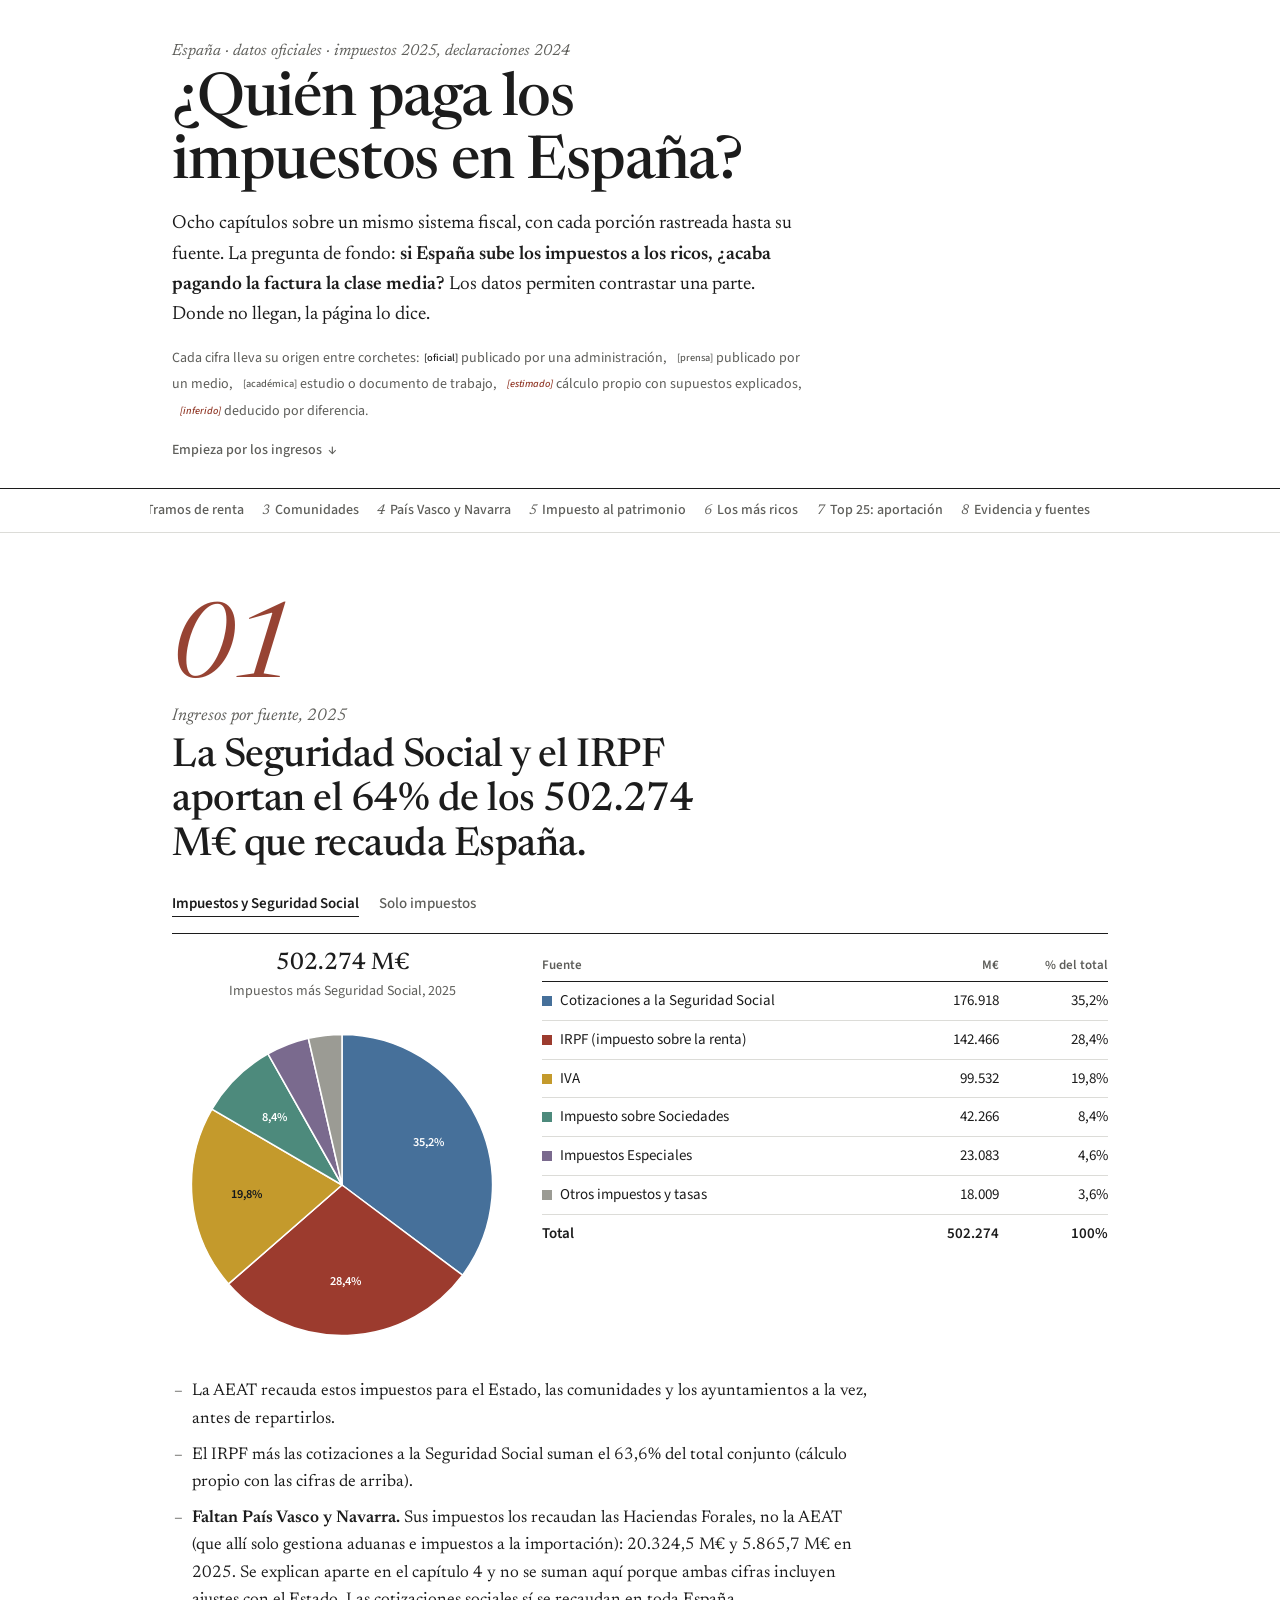
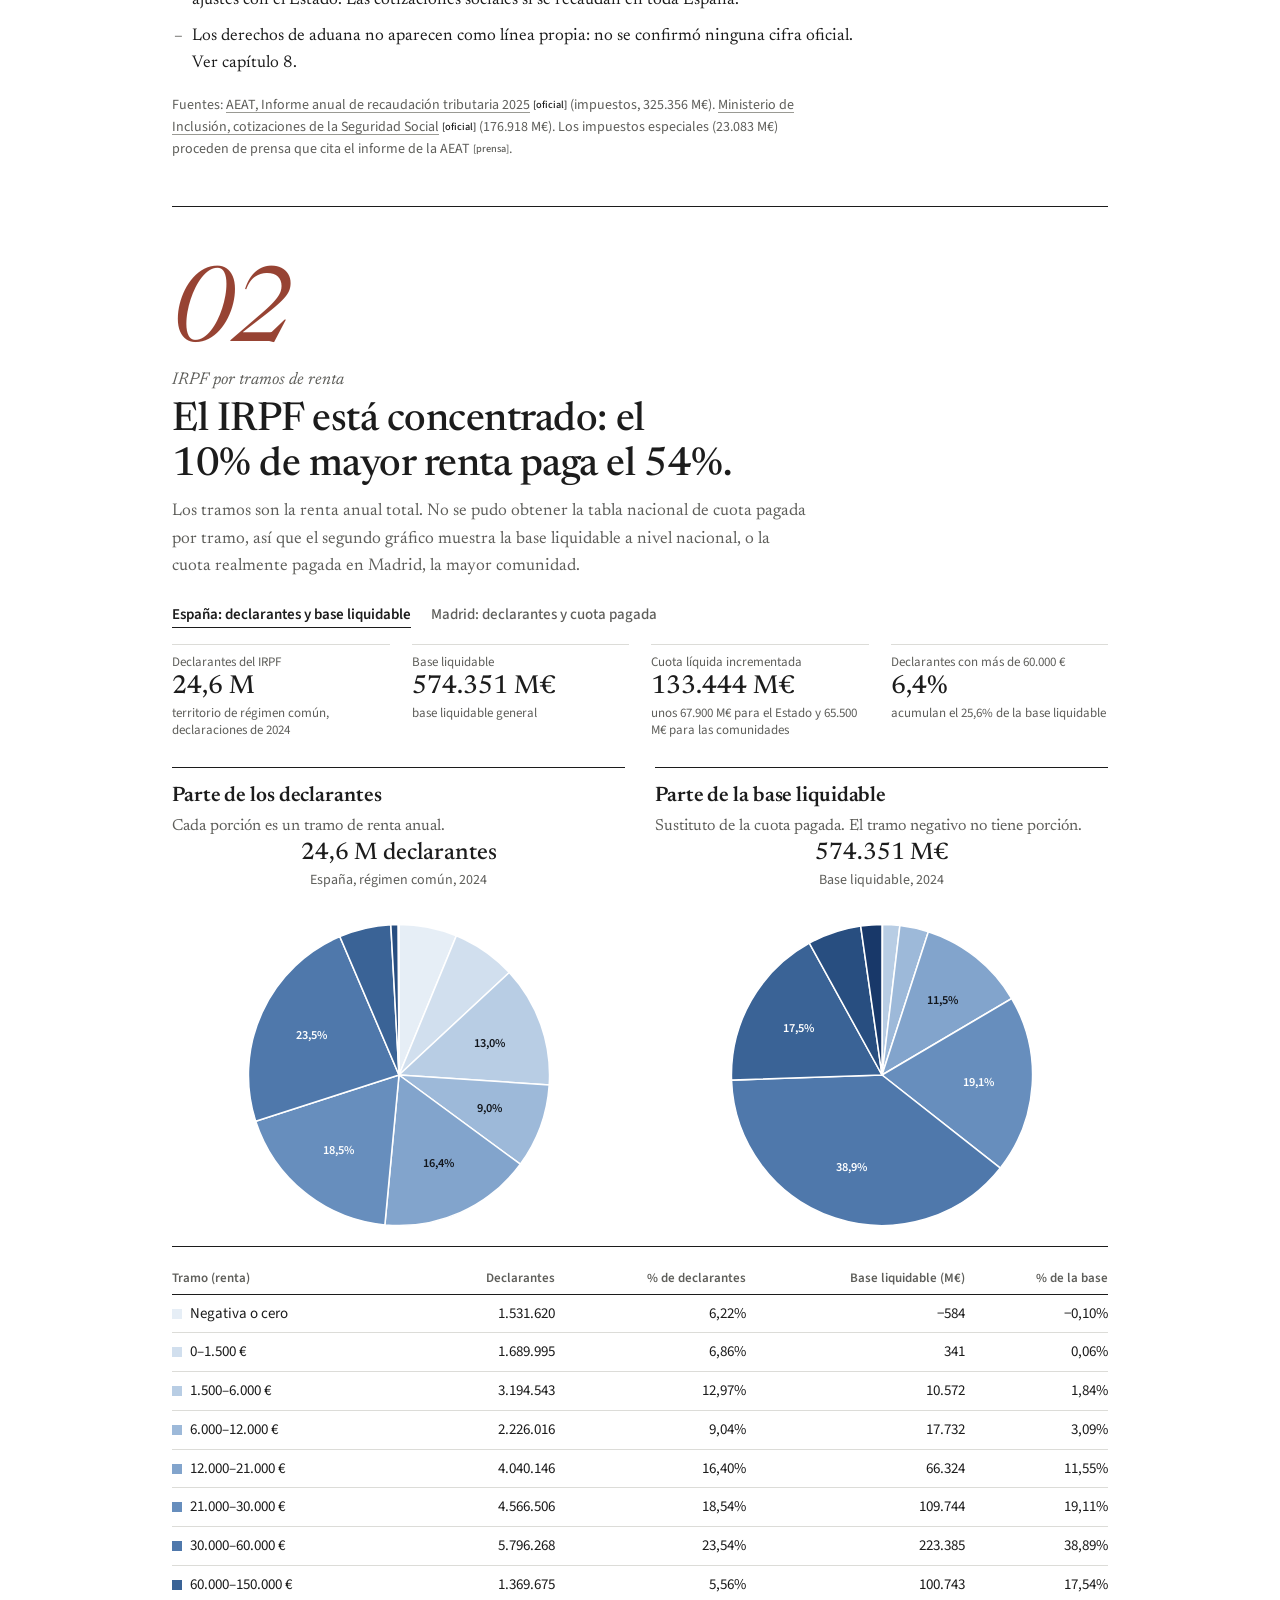
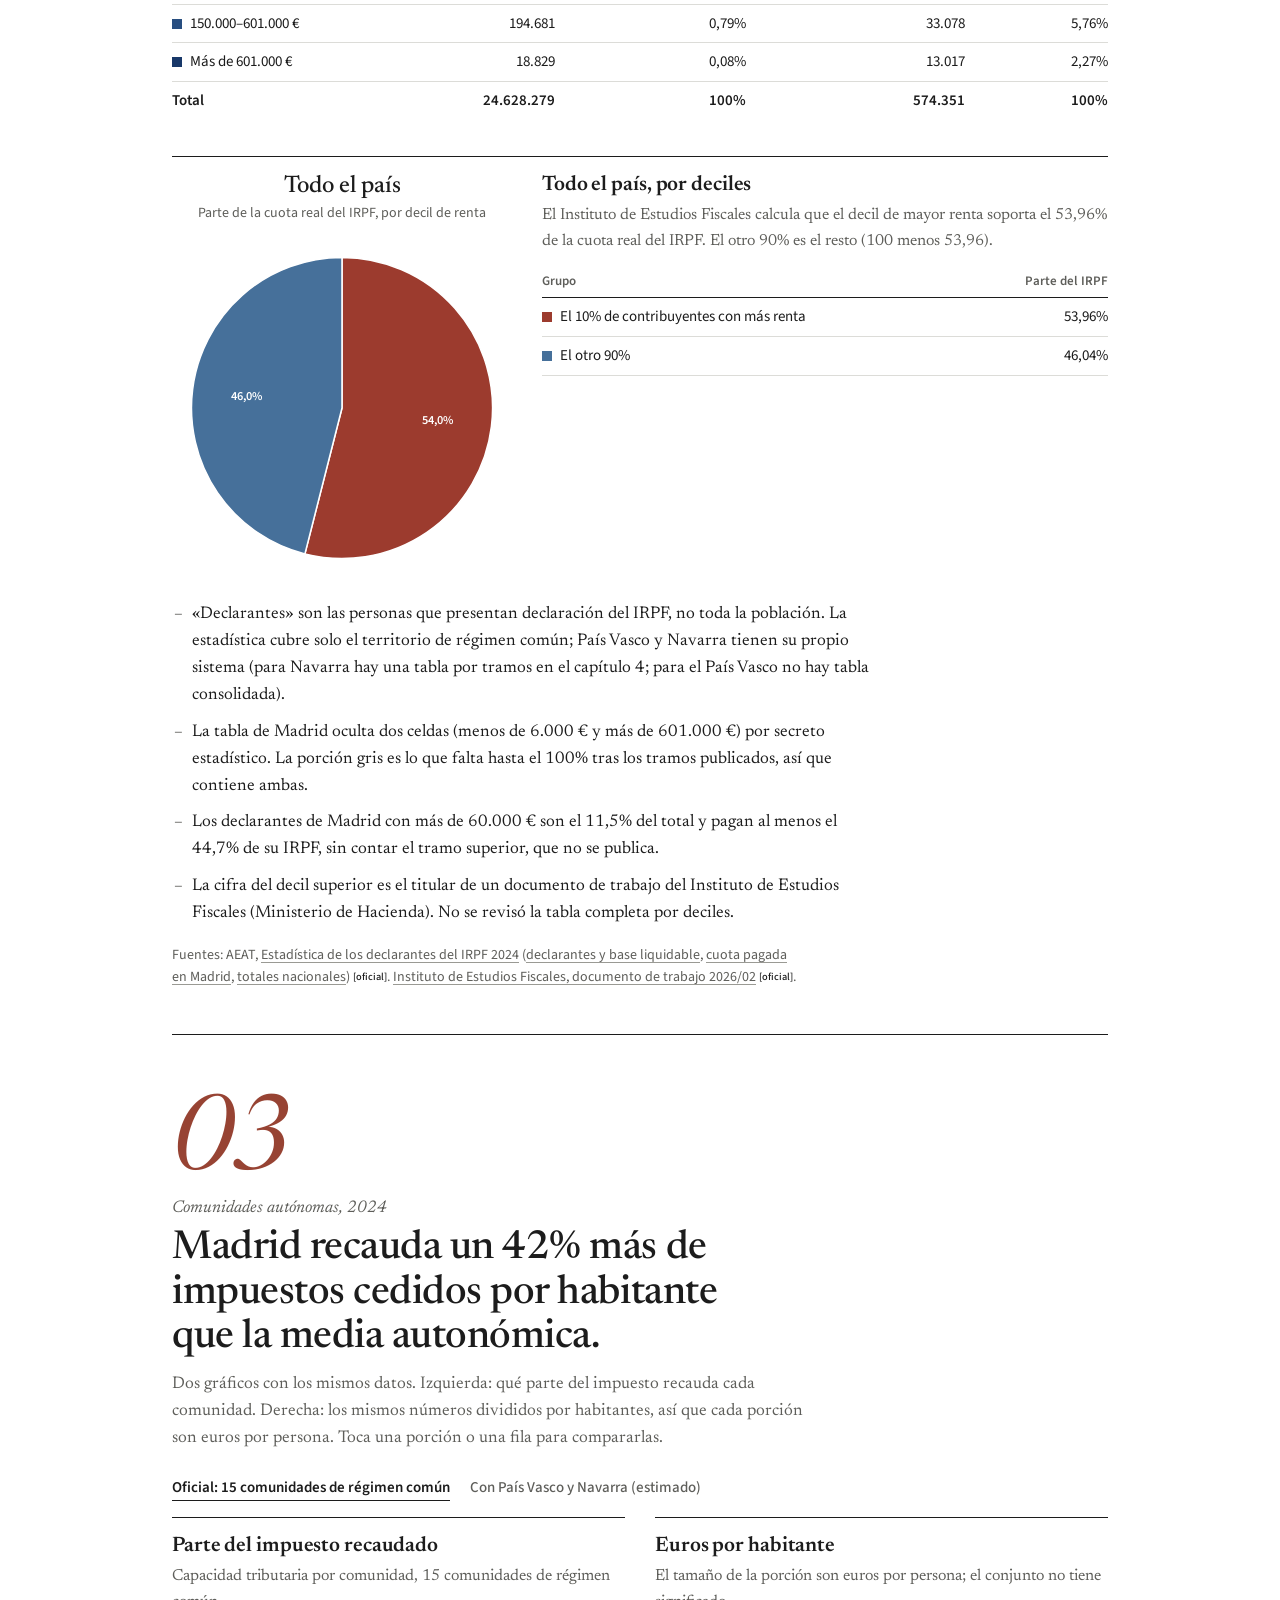
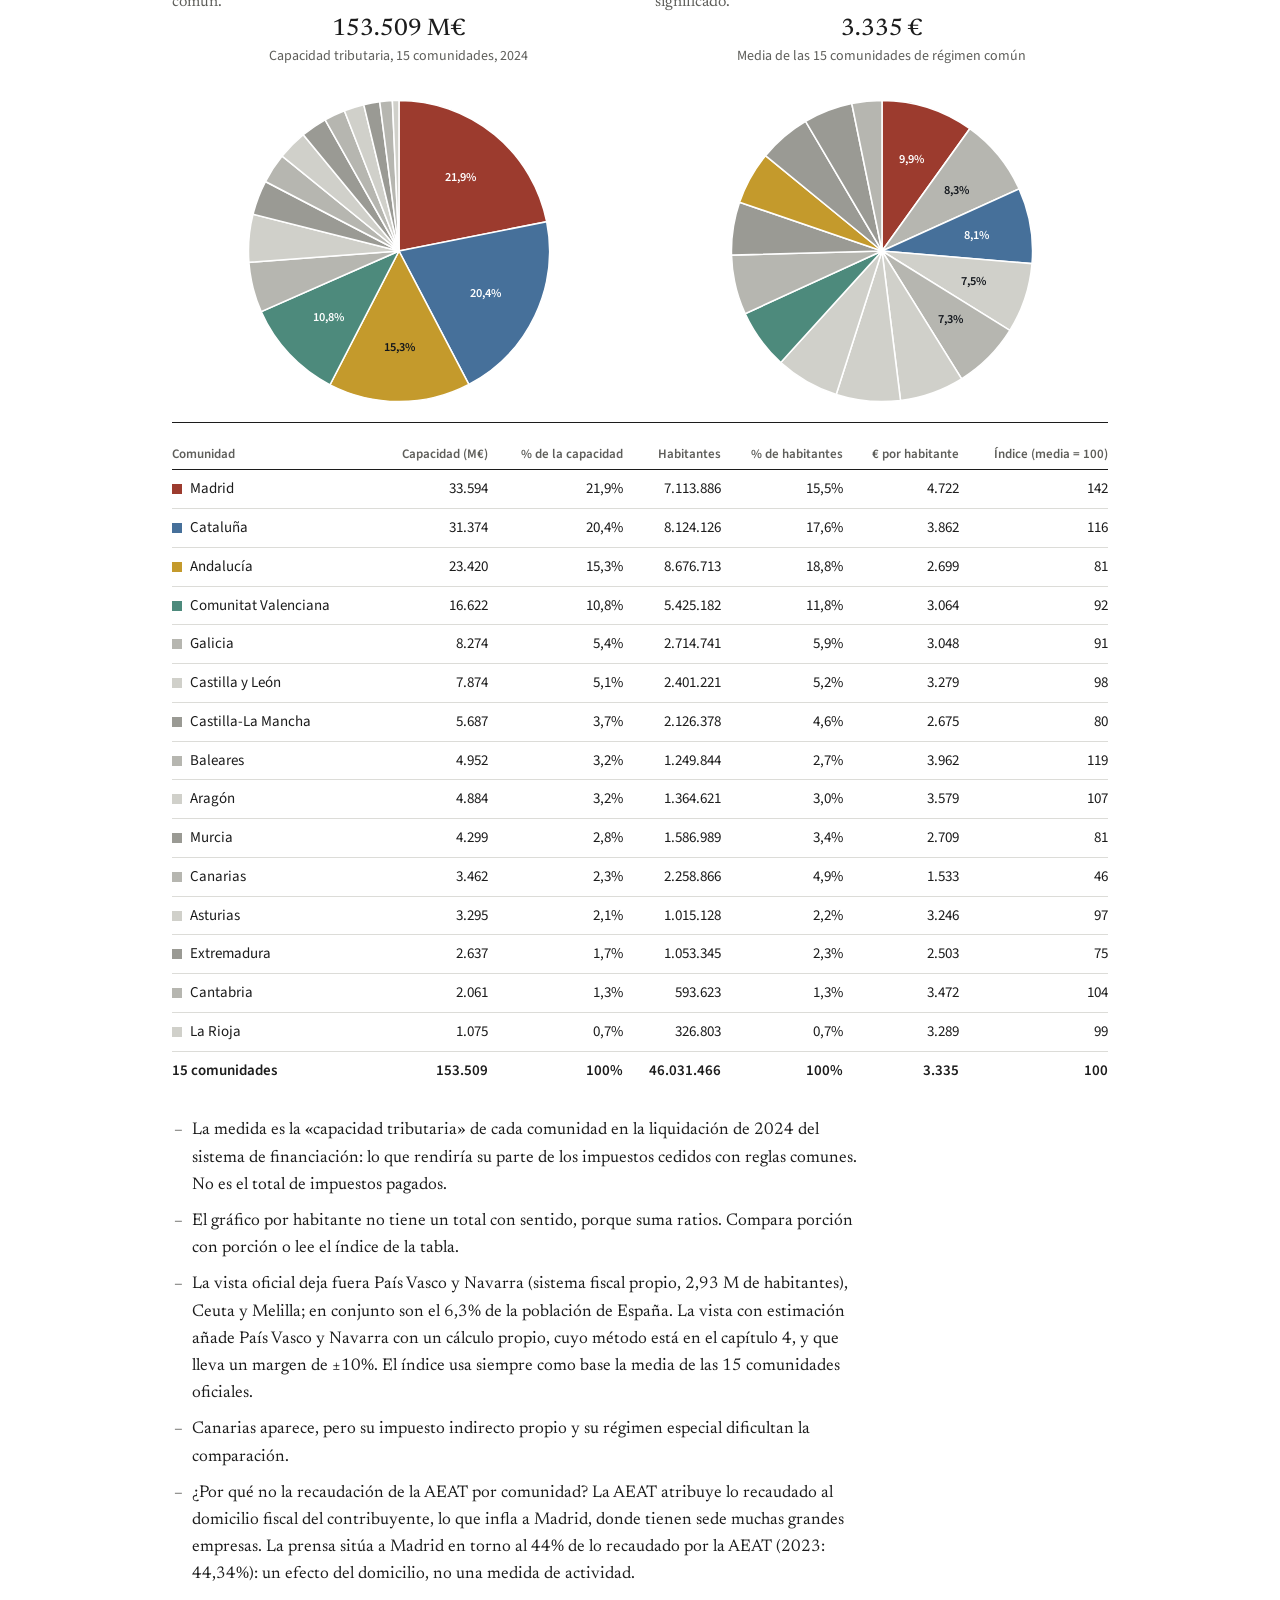
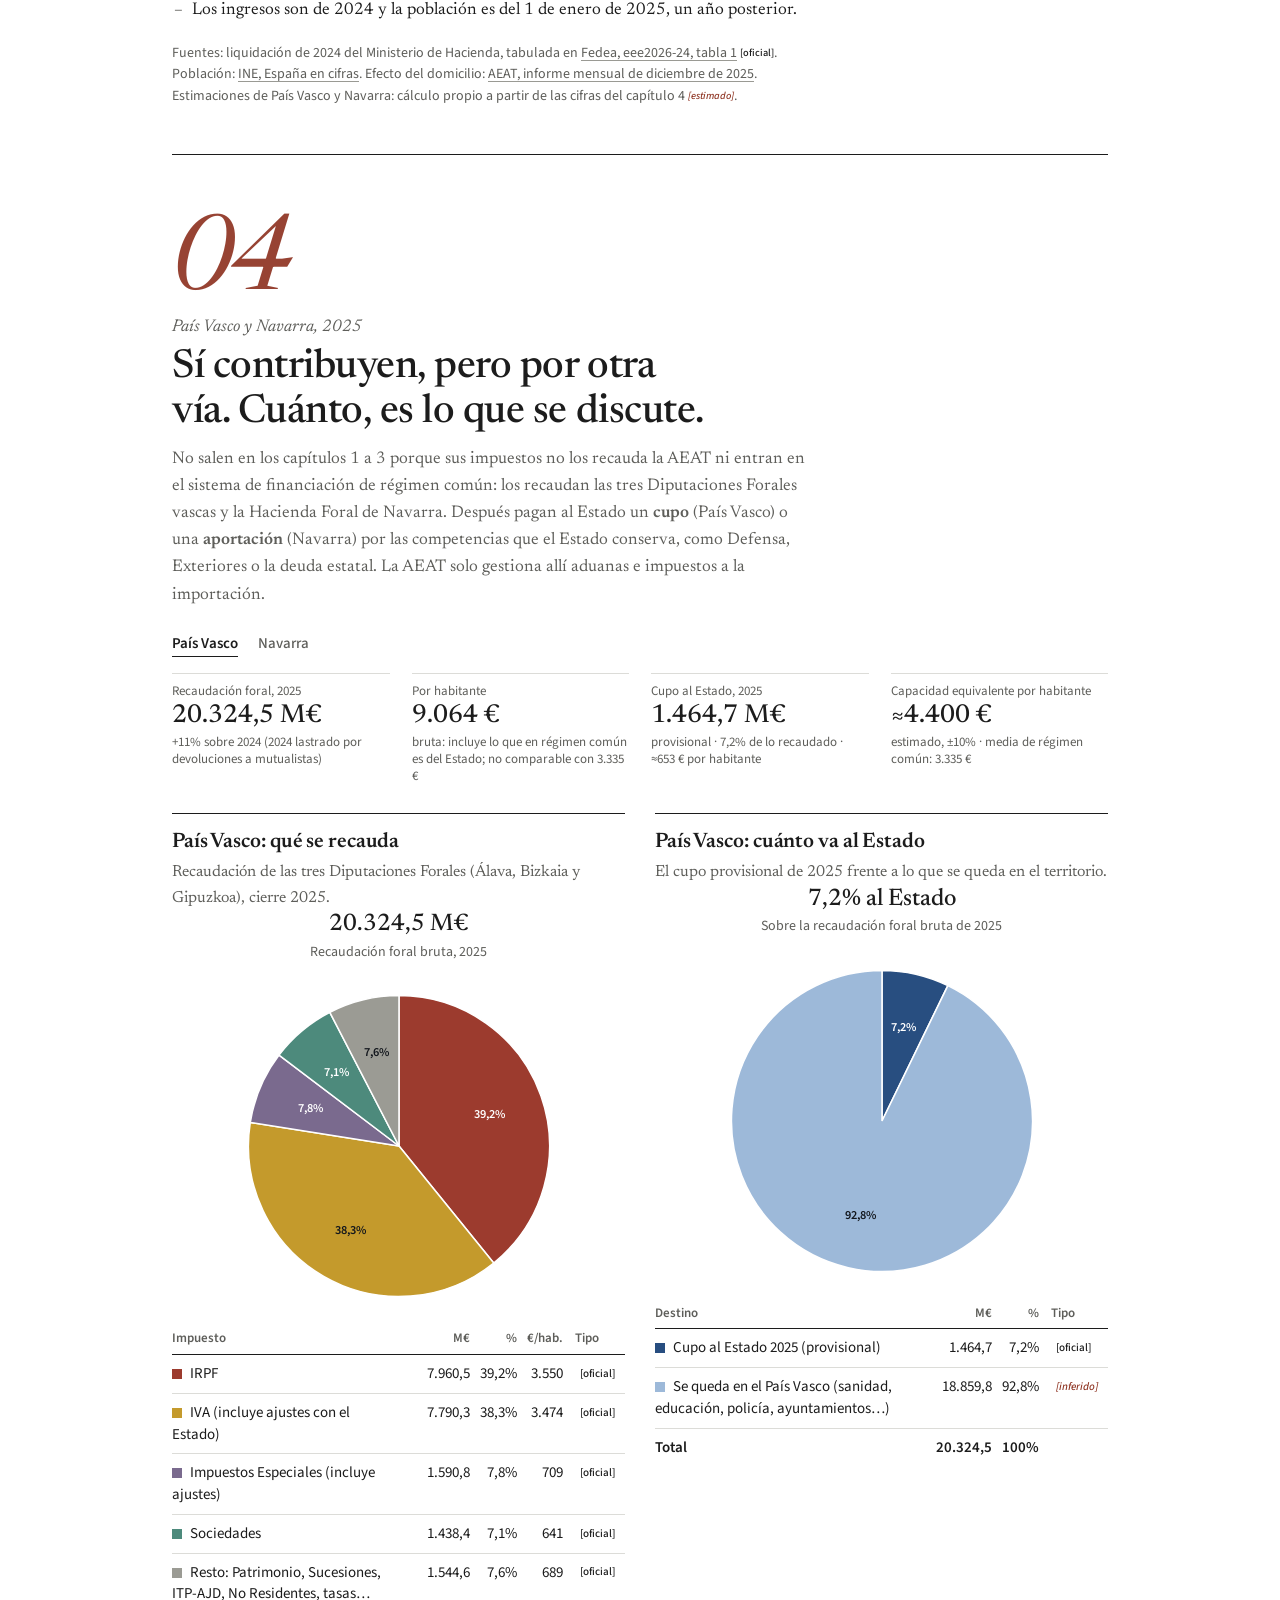
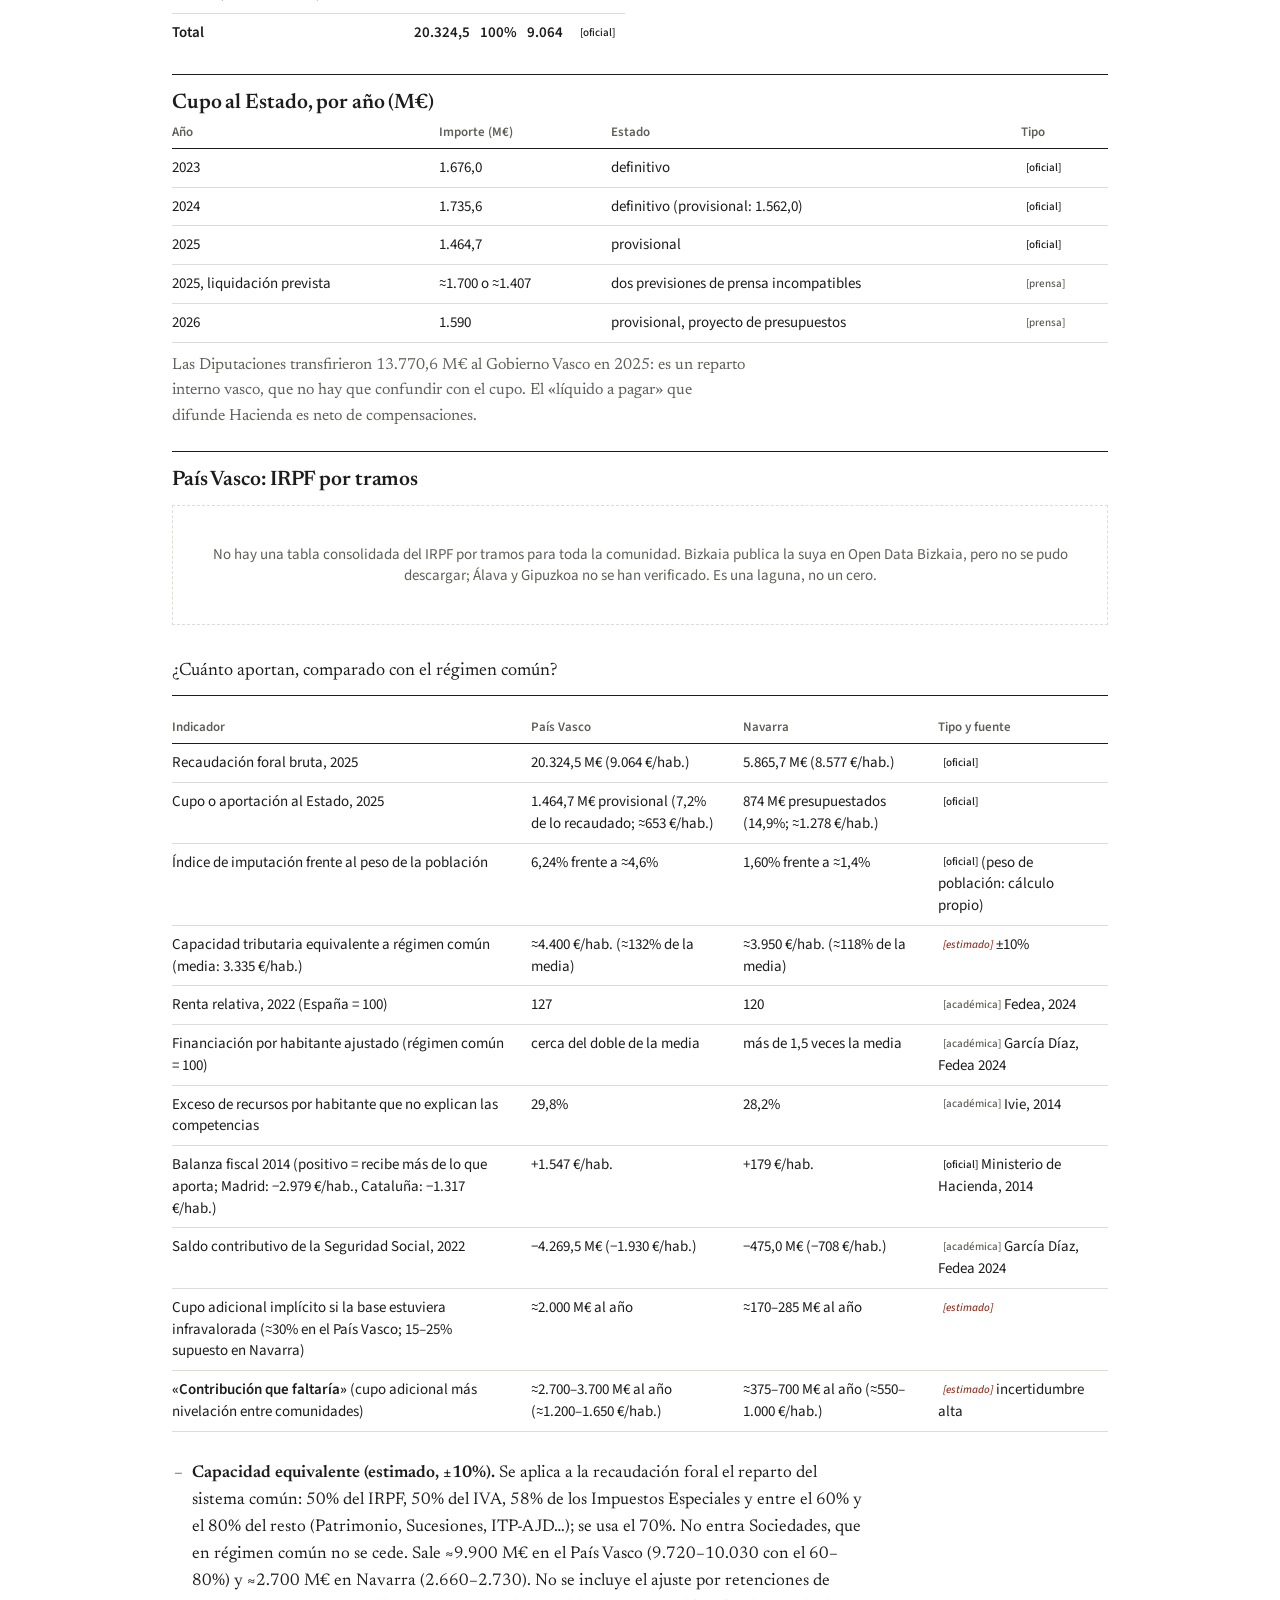
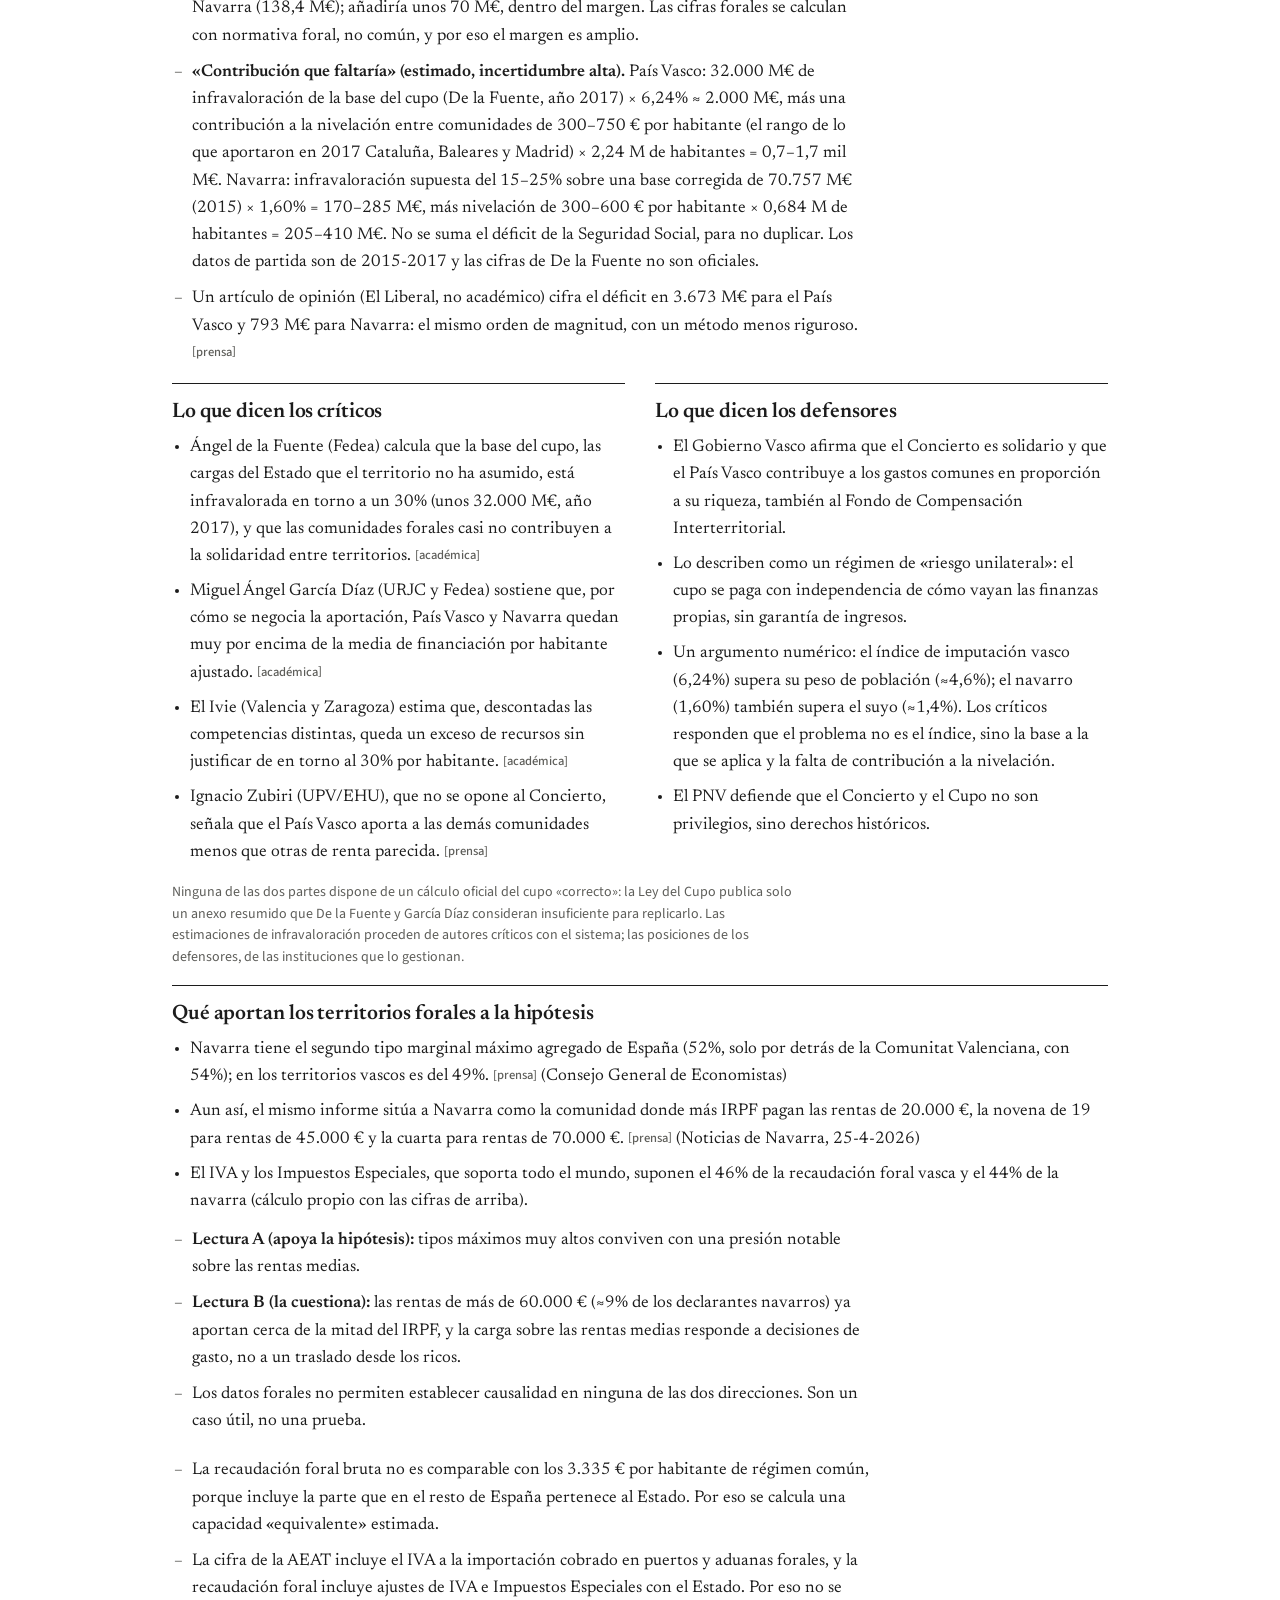
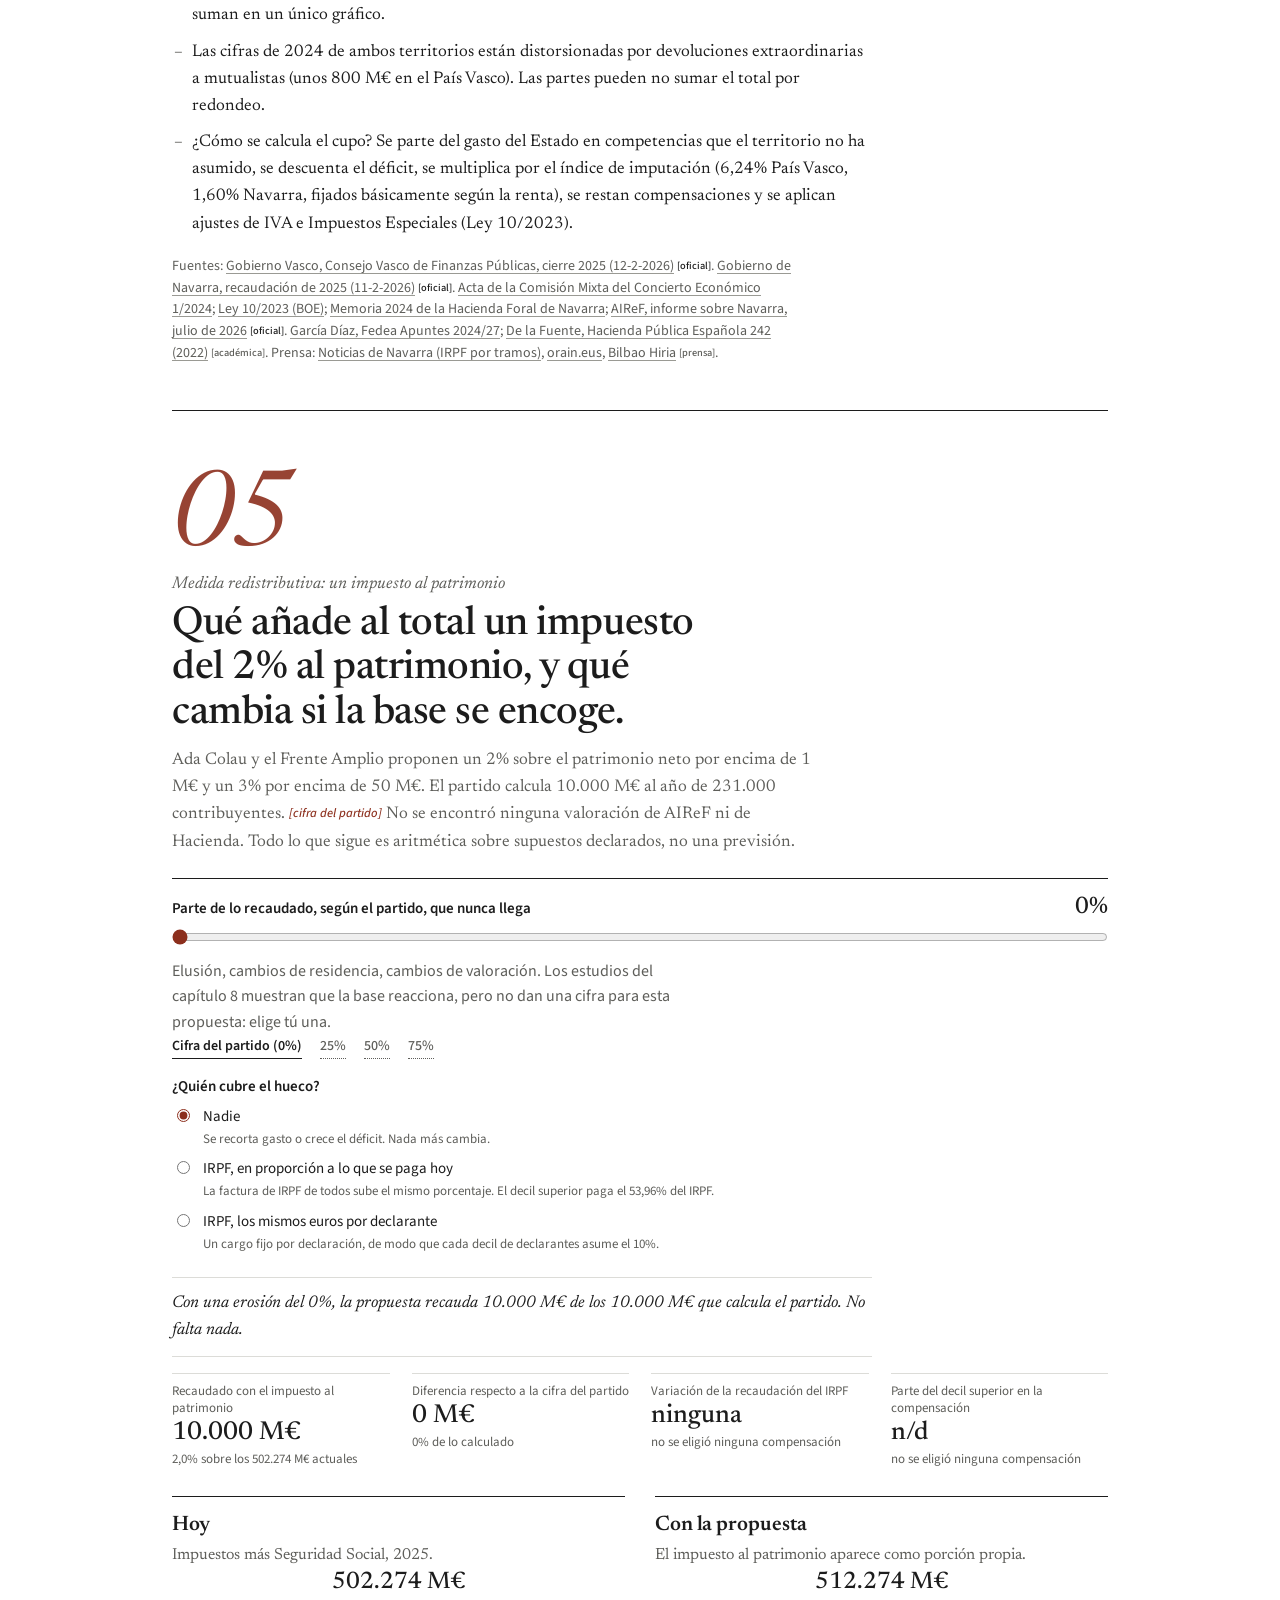
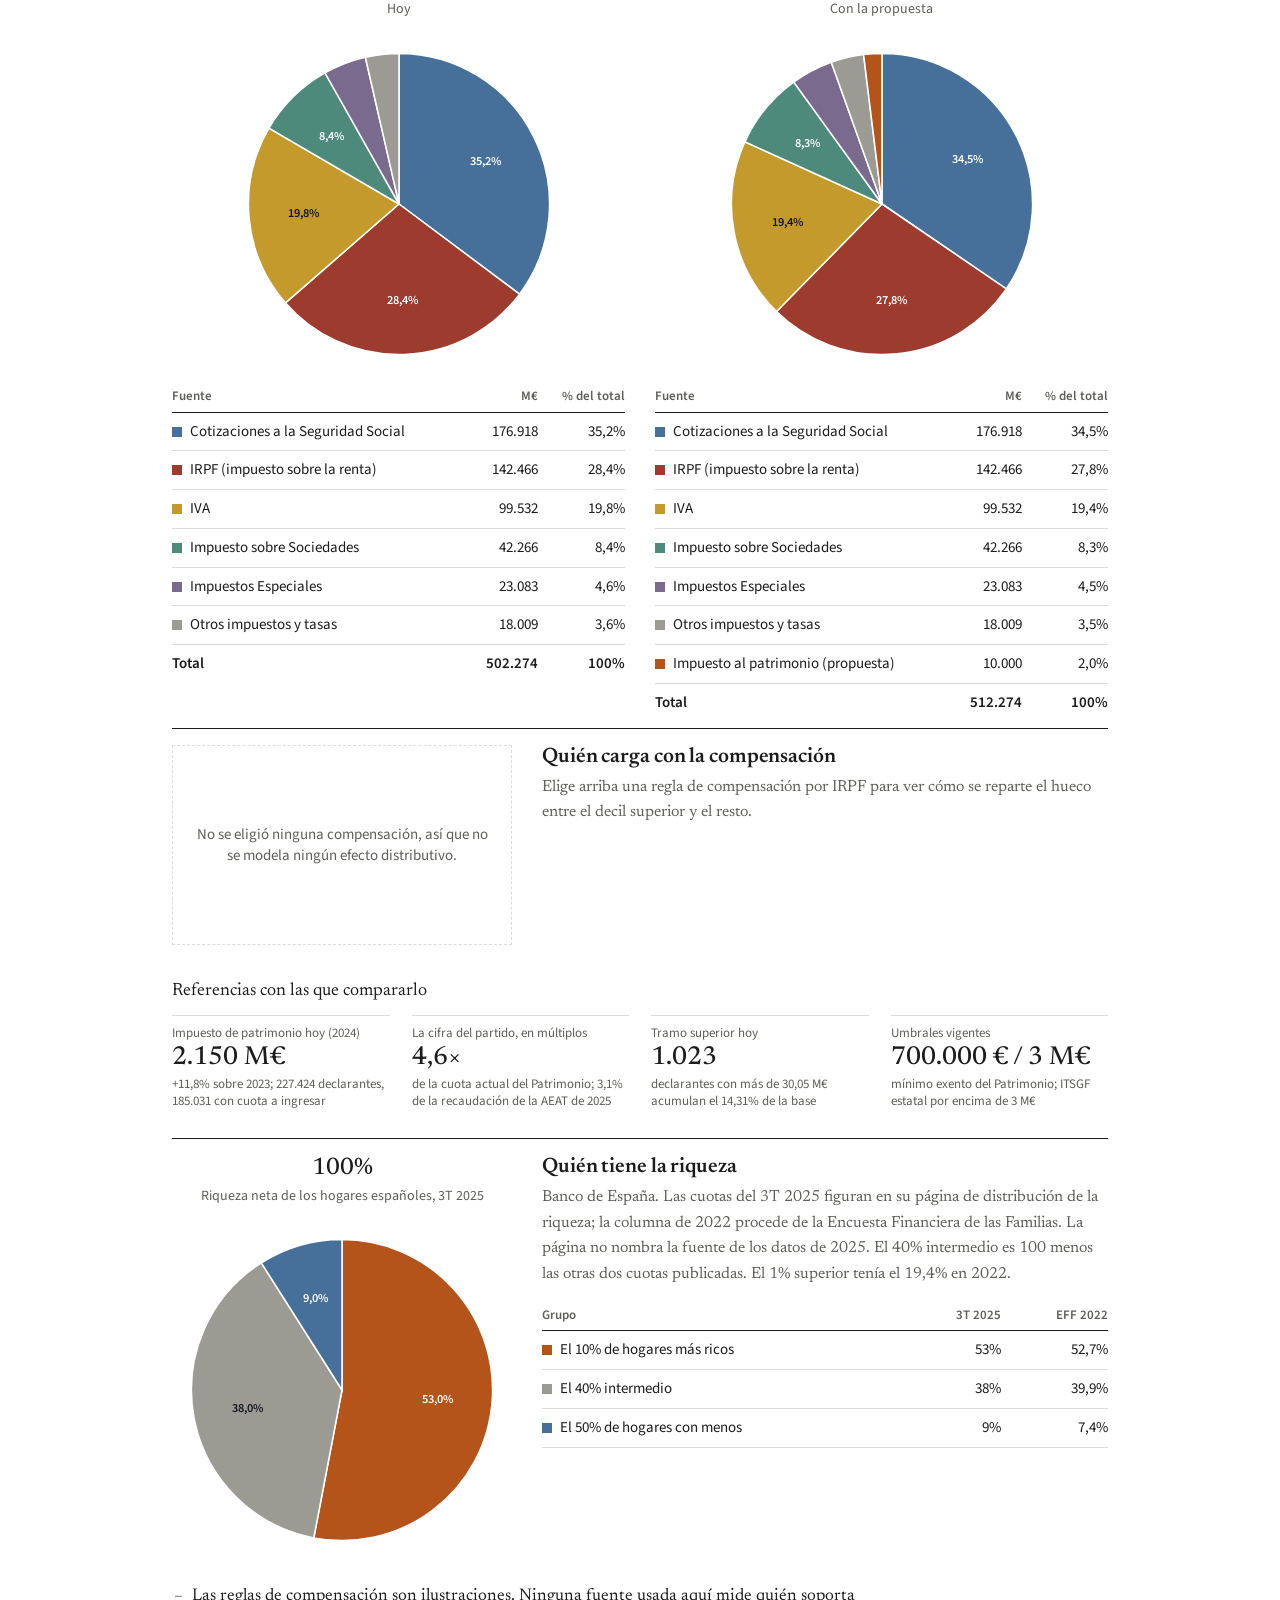
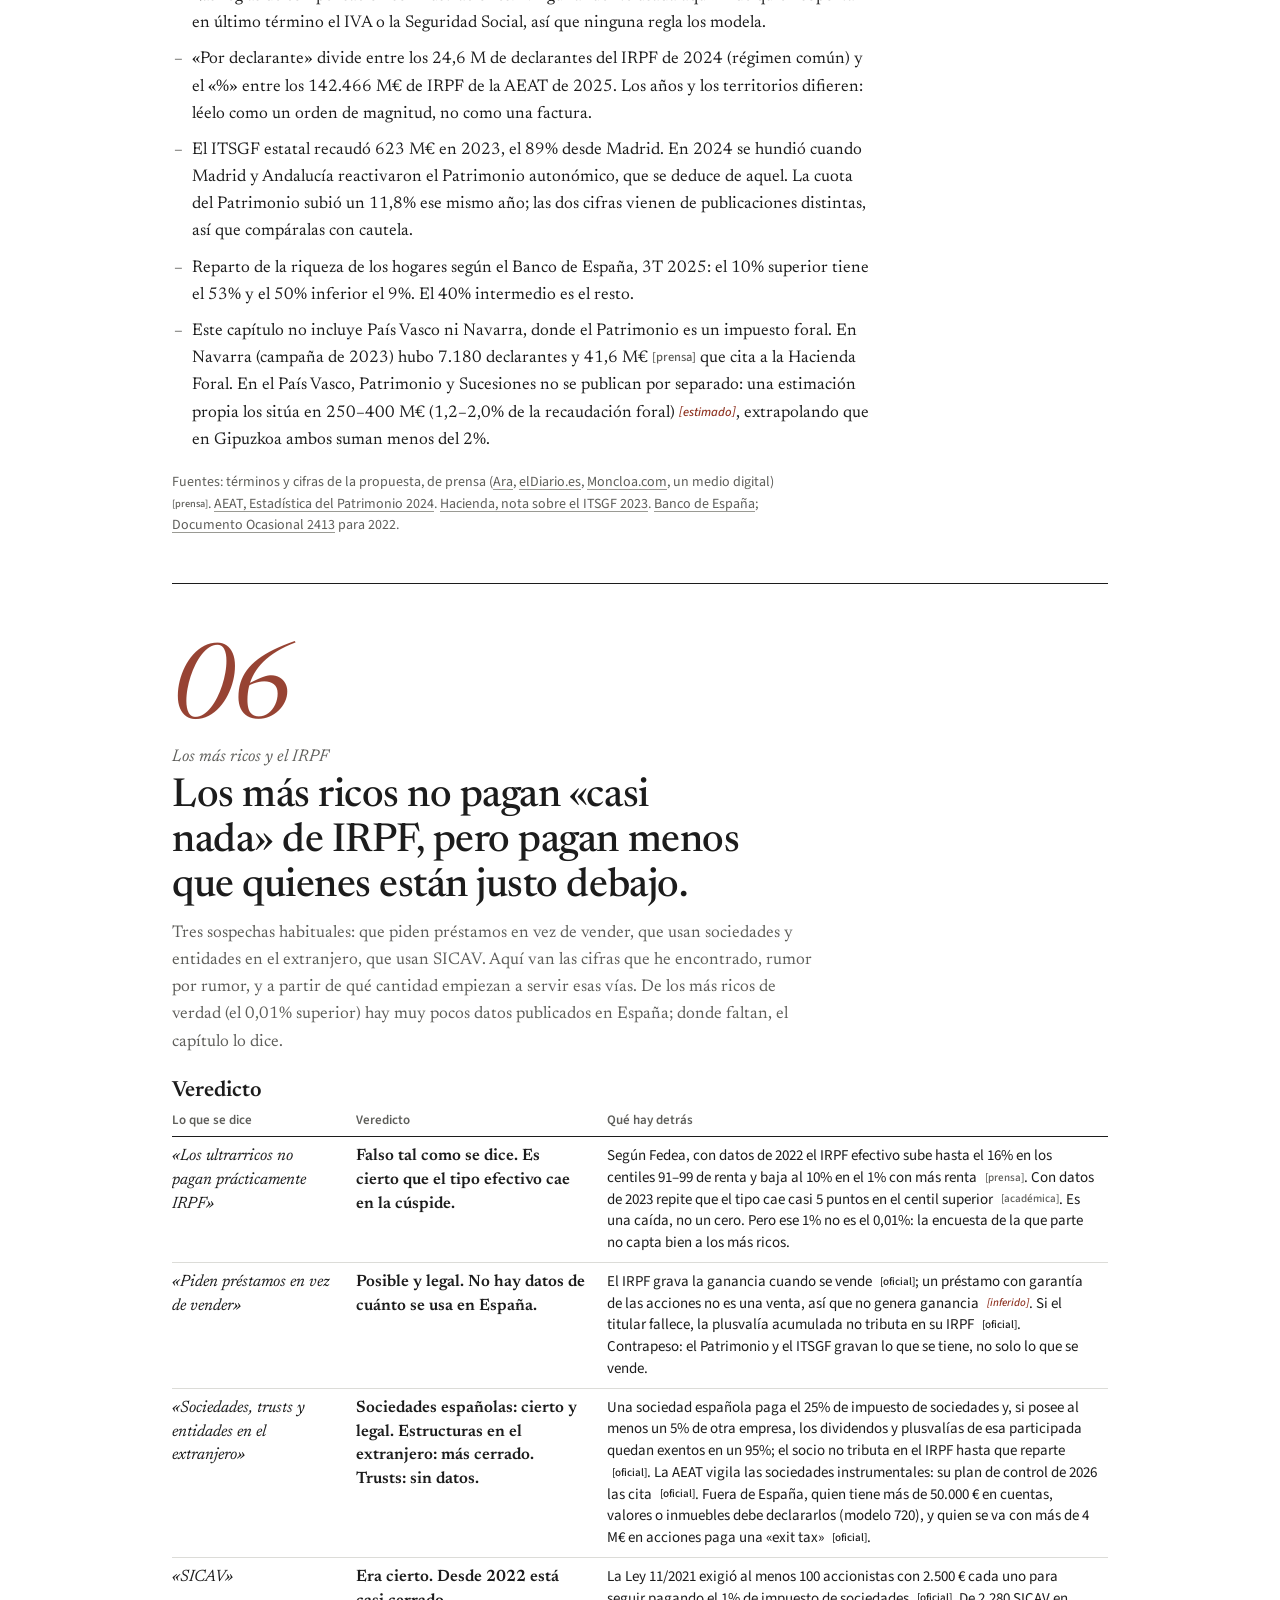
<file: index.html>
<!DOCTYPE html>
<html lang="es">
<head>
<meta charset="utf-8">
<meta name="viewport" content="width=device-width, initial-scale=1">
<meta name="color-scheme" content="light">
<title>¿Quién paga los impuestos en España?</title>
<link rel="preconnect" href="https://fonts.googleapis.com">
<link rel="preconnect" href="https://fonts.gstatic.com" crossorigin>
<link href="https://fonts.googleapis.com/css2?family=Newsreader:ital,opsz,wght@0,6..72,400..600;1,6..72,400..500&family=Source+Sans+3:wght@400;500;600&display=swap" rel="stylesheet">
<style>
/* Diseño editorial sobre fondo blanco: texto en serif, tablas en sans, líneas finas en lugar de tarjetas. */
:root {
  --ink: #1c1c1c;
  --paper: #ffffff;
  --surface: #ffffff;
  --line: #dcdcd8;
  --muted: #5e5e5a;
  --accent: #8c2f1d;
  --accent-ink: #ffffff;
  --hl: #f5f3ee;
  --c-ss: #46709a;
  --c-irpf: #9c3b2e;
  --c-iva: #c49a2c;
  --c-is: #4d8a7c;
  --c-ied: #7a6a8e;
  --c-oth: #9b9b94;
  --c-prop: #b4531a;
  --c-pv: #6b8e23;
  --c-nav: #8d6e63;
  --g1: #b6b6b0;
  --g2: #d0d0ca;
  --g3: #9a9a94;
  --s0: #e6eef6; --s1: #d1dfee; --s2: #b8cde4; --s3: #9db9d9; --s4: #82a4cc;
  --s5: #678ebd; --s6: #4f78ab; --s7: #3a6396; --s8: #284e80; --s9: #183869;
  --serif: "Newsreader", Georgia, "Times New Roman", serif;
  --sans: "Source Sans 3", "Helvetica Neue", Arial, sans-serif;
  color-scheme: light;
}

* { box-sizing: border-box; }
html { -webkit-text-size-adjust: 100%; background: #fff; scroll-behavior: smooth; }
body { margin: 0; background: #fff; color: var(--ink); font: 400 18px/1.6 var(--serif); font-optical-sizing: auto; }
a { color: inherit; text-decoration-thickness: 1px; text-underline-offset: 3px; text-decoration-color: #9a9a94; }
a:hover { color: var(--accent); text-decoration-color: var(--accent); }
:focus-visible { outline: 2px solid var(--accent); outline-offset: 2px; }
.wrap { max-width: 980px; margin: 0 auto; padding: 0 22px; }
strong { font-weight: 600; }

.hero { padding: 40px 0 24px; border-bottom: 1px solid var(--ink); }
.eyebrow { margin: 0; font: italic 400 16px/1.4 var(--serif); color: var(--muted); }
h1 { margin: 8px 0 14px; font: 500 clamp(34px, 6.2vw, 60px)/1.04 var(--serif); letter-spacing: -.02em; text-wrap: balance; }
.lede { max-width: 62ch; margin: 0; font-size: 19px; }
.lede strong { font-weight: 600; }
.taglegend { margin: 14px 0 0; font: 400 14px/1.9 var(--sans); color: var(--muted); max-width: 90ch; }
.taglegend .tag { margin-left: 8px; }
.taglegend .tag:first-of-type { margin-left: 2px; }

.rail { position: sticky; top: 0; z-index: 10; background: rgba(255,255,255,.94); border-bottom: 1px solid var(--line); }
@supports (backdrop-filter: blur(8px)) { .rail { background: rgba(255,255,255,.82); backdrop-filter: saturate(1.4) blur(8px); } }
.tablist { display: flex; gap: 0; overflow-x: auto; scrollbar-width: none; padding: 0 22px; max-width: 980px; margin: 0 auto; }
.tablist::-webkit-scrollbar { display: none; }
.tab { flex: 0 0 auto; margin-right: 18px; padding: 13px 0 11px; color: var(--muted); font: 500 14px/1.2 var(--sans); text-decoration: none; white-space: nowrap; border-bottom: 2px solid transparent; transition: color .2s, border-color .2s; }
.tab .n { font: italic 400 14px var(--serif); margin-right: 5px; color: var(--muted); }
.tab:hover { color: var(--ink); }
.tab.on { color: var(--ink); font-weight: 600; border-bottom-color: var(--ink); }
.progress { position: absolute; left: 0; right: 0; bottom: -1px; height: 2px; pointer-events: none; }
.progress i { display: block; height: 100%; width: 100%; background: var(--accent); transform: scaleX(0); transform-origin: 0 50%; }
.hint { display: inline-block; margin-top: 18px; font: 500 14px/1 var(--sans); color: var(--muted); text-decoration: none; }
.hint span { display: inline-block; margin-left: 6px; animation: nudge 1.8s ease-in-out infinite; }
@keyframes nudge { 0%, 100% { transform: translateY(0); } 50% { transform: translateY(4px); } }

main.wrap { padding-top: 34px; padding-bottom: 56px; }
/* Capítulos: una sola página larga; cada uno abre con un número grande y una línea gruesa */
.chapter { position: relative; padding: 64px 0 18px; scroll-margin-top: 44px; }
.chapter + .chapter { margin-top: 28px; border-top: 1px solid var(--ink); }
.chapter:first-child { padding-top: 40px; }
.chnum { display: block; margin: 0 0 4px; font: italic 400 clamp(54px, 11vw, 104px)/.9 var(--serif); letter-spacing: -.03em; color: var(--accent); opacity: .9; }
.tab-head .eyebrow { font-size: 17px; }
.tab-head { margin: 0 0 22px; }
.tab-head h2 { margin: 6px 0 0; font: 500 clamp(26px, 4.4vw, 40px)/1.12 var(--serif); letter-spacing: -.012em; max-width: 26ch; text-wrap: balance; }
.sub { margin: 10px 0 0; color: var(--muted); max-width: 64ch; font-size: 17px; }

.controls { display: flex; flex-wrap: wrap; gap: 8px 22px; align-items: center; margin: 0 0 16px; }
.seg { display: inline-flex; flex-wrap: wrap; gap: 4px 20px; border: 0; background: none; }
.seg button { appearance: none; border: 0; border-bottom: 1px solid transparent; background: none; padding: 3px 0; font: 500 15px/1.3 var(--sans); color: var(--muted); cursor: pointer; text-align: left; }
.seg button:hover { color: var(--ink); }
.seg button + button { border-left: 0; }
.seg button[aria-pressed="true"] { color: var(--ink); font-weight: 600; border-bottom-color: var(--ink); background: none; }

.card { background: none; border: 0; border-top: 1px solid var(--ink); border-radius: 0; padding: 16px 0 6px; }
.card + .card { margin-top: 30px; }
.card h3, h3.h { margin: 0; font: 600 21px/1.25 var(--serif); letter-spacing: -.005em; }
.card .sub { margin-top: 4px; font-size: 16px; }
.split { display: grid; grid-template-columns: minmax(0, 340px) minmax(0, 1fr); gap: 30px; align-items: start; }
.pair { display: grid; grid-template-columns: repeat(2, minmax(0, 1fr)); gap: 30px; }
.pair .card + .card { margin-top: 0; }
@media (max-width: 780px) { .split, .pair { grid-template-columns: minmax(0, 1fr); gap: 20px; } }

.pie { display: grid; gap: 8px; justify-items: center; margin-top: 12px; }
.pie svg { width: 100%; max-width: 330px; height: auto; display: block; overflow: visible; }
.readout { width: 100%; min-height: 58px; text-align: center; font-family: var(--sans); }
.r-main { font: 500 24px/1.15 var(--serif); font-variant-numeric: tabular-nums; }
.r-sub { margin-top: 2px; color: var(--muted); font-size: 14px; font-variant-numeric: tabular-nums; }
.r-sw { display: inline-block; width: 10px; height: 10px; margin-right: 6px; vertical-align: baseline; }
.sg { transition: transform .16s ease, opacity .16s ease; }
.sg path { stroke: #fff; stroke-width: 1.5; cursor: pointer; }
.sg path:focus-visible { outline: none; stroke: var(--ink); stroke-width: 3; }
.sg.on { transform: translate(var(--dx), var(--dy)); }
.has-active .sg:not(.on) { opacity: .35; }
.slice-label { font: 600 12px/1 var(--sans); font-variant-numeric: tabular-nums; pointer-events: none; }

.tbl-wrap { overflow-x: auto; }
table.legend, table.plain { width: 100%; border-collapse: collapse; font: 400 15px/1.45 var(--sans); font-variant-numeric: tabular-nums; }
.legend th, .plain th { text-align: left; font-weight: 600; font-size: 13px; color: var(--muted); padding: 6px 10px 6px 0; border-bottom: 1px solid var(--ink); white-space: nowrap; }
.legend td, .plain td { padding: 8px 10px 8px 0; border-bottom: 1px solid var(--line); vertical-align: top; }
.legend .num { text-align: right; white-space: nowrap; padding-right: 0; padding-left: 10px; }
.legend th.num { text-align: right; padding-left: 10px; }
.legend tr[data-key] { cursor: pointer; }
.legend tr.on td { background: var(--hl); }
.legend tfoot td { font-weight: 600; border-bottom: 0; }
.sw { display: inline-block; width: 10px; height: 10px; margin-right: 8px; vertical-align: -1px; }
.sw.none { background: none !important; border: 1px dashed var(--muted); }
.na { color: var(--muted); font-style: italic; }
.tbl-wrap table.plain { min-width: 560px; }
.plain td strong { font-weight: 600; }

.stats { display: grid; grid-template-columns: repeat(auto-fit, minmax(160px, 1fr)); gap: 0 22px; margin: 0 0 18px; padding: 0; }
.stat { margin: 0; padding: 9px 0 10px; border: 0; border-top: 1px solid var(--line); border-radius: 0; background: none; }
.stat dt { font: 400 13px/1.3 var(--sans); color: var(--muted); }
.stat dd { margin: 2px 0 0; font: 500 26px/1.15 var(--serif); font-variant-numeric: tabular-nums; }
.stat dd small { display: block; margin-top: 2px; font: 400 13px/1.3 var(--sans); color: var(--muted); }

.notes { margin: 22px 0 0; padding: 0; list-style: none; display: grid; gap: 9px; max-width: 70ch; }
.notes li { padding-left: 20px; position: relative; font-size: 17px; }
.notes li::before { content: "–"; position: absolute; left: 2px; top: 0; color: var(--muted); }
.src { margin: 18px 0 0; font: 400 14px/1.55 var(--sans); color: var(--muted); max-width: 90ch; }
.tag { display: inline; padding: 0; border: 0; border-radius: 0; font: 500 .74em/1 var(--sans); letter-spacing: 0; color: var(--muted); white-space: nowrap; vertical-align: .1em; background: none; }
.tag::before { content: "["; }
.tag::after { content: "]"; }
.tag.t-oficial { color: var(--ink); }
.tag.t-estimado, .tag.t-inferido, .tag.t-partido, .tag.claim { color: var(--accent); font-style: italic; }
.legend td .tag, .plain td .tag { margin-left: 5px; margin-right: 0; }
.legend td + td, .legend th + th, .plain td + td, .plain th + th { padding-left: 12px; }

.scn-controls { display: grid; gap: 16px; font-family: var(--sans); }
.ctl-row { display: flex; justify-content: space-between; align-items: baseline; gap: 12px; }
.ctl-row label, fieldset legend { font-weight: 600; font-size: 15px; }
output { font: 500 24px/1 var(--serif); font-variant-numeric: tabular-nums; }
input[type="range"] { width: 100%; accent-color: var(--accent); margin: 8px 0 0; }
.presets { display: flex; flex-wrap: wrap; gap: 6px 18px; }
.presets button { appearance: none; border: 0; border-bottom: 1px dotted var(--muted); background: none; color: var(--muted); padding: 2px 0; font: 500 14px/1.3 var(--sans); cursor: pointer; }
.presets button:hover { color: var(--ink); }
.presets button[aria-pressed="true"] { color: var(--ink); border-bottom: 1px solid var(--ink); font-weight: 600; }
fieldset { margin: 0; padding: 0; border: 0; display: grid; gap: 8px; }
fieldset legend { padding: 0; margin-bottom: 6px; }
.opt { display: flex; gap: 10px; align-items: flex-start; font-size: 15px; cursor: pointer; }
.opt input { margin-top: 4px; accent-color: var(--accent); }
.opt small { display: block; color: var(--muted); font-size: 13px; }
.summary { margin: 0; padding: 12px 0; border: 0; border-top: 1px solid var(--line); border-bottom: 1px solid var(--line); background: none; font-style: italic; font-size: 17px; max-width: 70ch; }
.empty { display: grid; place-items: center; min-height: 200px; padding: 16px; text-align: center; color: var(--muted); font: 400 15px/1.4 var(--sans); border: 1px dashed var(--line); }

.cols2 { display: grid; grid-template-columns: repeat(2, minmax(0, 1fr)); gap: 30px; }
.cols2 .card + .card { margin-top: 0; }
@media (max-width: 780px) { .cols2 { grid-template-columns: minmax(0, 1fr); gap: 24px; } }
.cols2 h3 { margin-bottom: 8px; }
.list { margin: 0; padding-left: 18px; display: grid; gap: 8px; font-size: 17px; }
.src-list { margin: 0; padding-left: 18px; display: grid; gap: 6px; font: 400 15px/1.5 var(--sans); }

/* pestaña de los más ricos */
.verdict td:nth-child(2) { font-family: var(--serif); font-size: 16.5px; min-width: 180px; }
.verdict td:first-child { font-family: var(--serif); font-size: 16.5px; font-style: italic; min-width: 150px; }
.lead { margin: 26px 0 0; font: 600 22px/1.25 var(--serif); }
.lead:first-of-type { margin-top: 0; }
.prose { max-width: 66ch; margin: 8px 0 0; }
.prose + .prose { margin-top: 10px; }
.bars { display: grid; gap: 10px; margin: 14px 0 0; padding: 0; list-style: none; font: 400 15px/1.3 var(--sans); max-width: 680px; }
.bars li { display: grid; grid-template-columns: minmax(130px, 210px) 1fr 58px; gap: 14px; align-items: center; }
.bars .bar { height: 12px; background: var(--hl); }
.bars .bar i { display: block; height: 100%; width: var(--w); background: #7b7b76; }
.bars li.hi .bar i { background: var(--accent); }
.bars .v { text-align: right; font-weight: 600; font-variant-numeric: tabular-nums; }
.bars li.hi .v { color: var(--accent); }
@media (max-width: 560px) {
  .bars li { grid-template-columns: 1fr auto; row-gap: 5px; }
  .bars .bar { grid-column: 1 / -1; order: 3; }
}
.fig-note { margin: 10px 0 0; font: 400 14px/1.5 var(--sans); color: var(--muted); max-width: 70ch; }
.twocol-text { display: grid; grid-template-columns: repeat(2, minmax(0, 1fr)); gap: 30px; margin-top: 6px; }
@media (max-width: 780px) { .twocol-text { grid-template-columns: minmax(0, 1fr); gap: 18px; } }
.twocol-text h4 { margin: 0 0 6px; font: 600 18px/1.3 var(--serif); }
.twocol-text ul { margin: 0; padding-left: 18px; display: grid; gap: 8px; font-size: 16.5px; }

footer { padding: 18px 0 44px; color: var(--muted); font: 400 14px/1.55 var(--sans); border-top: 1px solid var(--line); }
footer p { margin: 0; max-width: 80ch; }
.js .rv { opacity: 0; transform: translateY(18px); transition: opacity .7s ease, transform .7s cubic-bezier(.2,.7,.2,1); }
.js .rv.in { opacity: 1; transform: none; }
@media (prefers-reduced-motion: reduce) {
  * { transition: none !important; scroll-behavior: auto !important; animation: none !important; }
  .js .rv { opacity: 1; transform: none; }
}
@media print { .rail, .hint { display: none; } .js .rv { opacity: 1; transform: none; } .chapter { break-before: page; } }

.src-cols { columns: 2; column-gap: 30px; margin: 10px 0 0; padding: 0; list-style: none; font: 400 14px/1.5 var(--sans); color: var(--muted); }
.src-cols li { break-inside: avoid; margin: 0 0 6px; padding-left: 0; }
.src-cols a { color: var(--ink); }
.src-head { margin: 22px 0 0; font: 600 13px/1.3 var(--sans); color: var(--muted); }
@media (max-width: 780px) { .src-cols { columns: 1; } }

@media (max-width: 640px) {
  .tbl-wrap table.plain.verdict { min-width: 0; }
  .verdict thead { display: none; }
  .verdict, .verdict tbody, .verdict tr, .verdict td { display: block; width: 100%; }
  .verdict tr { padding: 14px 0 12px; border-bottom: 1px solid var(--line); }
  .verdict td, .verdict td + td { padding: 0 0 6px; border: 0; min-width: 0 !important; }
  .verdict td:last-child { font-size: 15px; color: var(--ink); }
}

.profile { margin: 22px 0 6px; max-width: 880px; }
.profile h4 { margin: 0 0 6px; font: 600 19px/1.25 var(--serif); }
.profile .who { margin-left: 8px; font: 400 14px var(--sans); color: var(--muted); }
.tbl-wrap + .profile table, .profile table.plain { min-width: 0; width: 100%; }
.profile td:first-child { width: 28%; color: var(--muted); font-size: 14px; padding-right: 14px; }
@media (max-width: 640px) { .profile td:first-child { width: 34%; } .profile .who { display: block; margin: 2px 0 0; } }

@media (max-width: 640px) {
  .tbl-wrap table.plain.stack { min-width: 0; }
  .stack thead { display: none; }
  .stack, .stack tbody, .stack tr, .stack td { display: block; width: 100%; }
  .stack tr { padding: 12px 0 8px; border-bottom: 1px solid var(--line); }
  .stack td, .stack td + td { padding: 0 0 7px; border: 0; }
  .stack td::before { content: attr(data-l); display: block; font: 600 12px/1.3 var(--sans); color: var(--muted); margin-bottom: 1px; }
  .stack td:first-child::before { display: none; }
  .stack td:first-child { font-weight: 600; }
}
@media (max-width: 640px) { #tab-ricos .tbl-wrap table.plain { min-width: 0; } #tab-ricos .tbl-wrap { overflow-x: visible; } }

/* Pestaña 7: barras apiladas y tablas en móvil */
.sb-row { margin: 18px 0 0; max-width: 680px; }
.sb-row .cap { margin: 0 0 6px; font: 600 15px/1.3 var(--sans); }
.stackbar { display: flex; height: 24px; background: var(--hl); }
.stackbar i { display: block; height: 100%; width: var(--w); }
.stackbar .s1, .k1 { background: #4a4a46; }
.stackbar .s2, .k2 { background: var(--accent); }
.stackbar .s3, .k3 { background: #d8d8d2; }
.sb-row .vals { display: flex; flex-wrap: wrap; gap: 4px 18px; margin: 7px 0 0; font: 400 14px/1.35 var(--sans); color: var(--muted); }
.sb-row .vals b { display: inline-block; width: 10px; height: 10px; margin-right: 6px; vertical-align: -1px; }
.sb-row .tot { margin: 4px 0 0; font: 600 15px/1.35 var(--sans); }
@media (max-width: 640px) { #tab-aportacion .tbl-wrap table.plain { min-width: 0; } #tab-aportacion .tbl-wrap { overflow-x: visible; } }
</style>
</head>
<body>

<header class="hero">
  <div class="wrap">
    <p class="eyebrow">España · datos oficiales · impuestos 2025, declaraciones 2024</p>
    <h1>¿Quién paga los impuestos en España?</h1>
    <p class="lede">Ocho capítulos sobre un mismo sistema fiscal, con cada porción rastreada hasta su fuente. La pregunta de fondo: <strong>si España sube los impuestos a los ricos, ¿acaba pagando la factura la clase media?</strong> Los datos permiten contrastar una parte. Donde no llegan, la página lo dice.</p>
    <p class="taglegend">Cada cifra lleva su origen entre corchetes:
      <span class="tag t-oficial">oficial</span> publicado por una administración,
      <span class="tag t-prensa">prensa</span> publicado por un medio,
      <span class="tag t-academica">académica</span> estudio o documento de trabajo,
      <span class="tag t-estimado">estimado</span> cálculo propio con supuestos explicados,
      <span class="tag t-inferido">inferido</span> deducido por diferencia.
    </p>
    <a class="hint" href="#tab-ingresos">Empieza por los ingresos<span aria-hidden="true">↓</span></a>
  </div>
</header>

<nav class="rail" aria-label="Capítulos">
  <div class="tablist">
    <a class="tab" id="t-ingresos" href="#tab-ingresos" data-tab="ingresos"><span class="n">1</span>Ingresos</a>
    <a class="tab" id="t-tramos" href="#tab-tramos" data-tab="tramos"><span class="n">2</span>Tramos de renta</a>
    <a class="tab" id="t-comunidades" href="#tab-comunidades" data-tab="comunidades"><span class="n">3</span>Comunidades</a>
    <a class="tab" id="t-forales" href="#tab-forales" data-tab="forales"><span class="n">4</span>País Vasco y Navarra</a>
    <a class="tab" id="t-patrimonio" href="#tab-patrimonio" data-tab="patrimonio"><span class="n">5</span>Impuesto al patrimonio</a>
    <a class="tab" id="t-ricos" href="#tab-ricos" data-tab="ricos"><span class="n">6</span>Los más ricos</a>
    <a class="tab" id="t-aportacion" href="#tab-aportacion" data-tab="aportacion"><span class="n">7</span>Top 25: aportación</a>
    <a class="tab" id="t-evidencia" href="#tab-evidencia" data-tab="evidencia"><span class="n">8</span>Evidencia y fuentes</a>
  </div>
  <div class="progress" aria-hidden="true"><i></i></div>
</nav>

<main class="wrap">

<!-- 1. Ingresos ------------------------------------------------------------ -->
<section class="panel chapter" id="tab-ingresos">
  <div class="tab-head">
    <p class="eyebrow"><span class="chnum" aria-hidden="true">01</span>Ingresos por fuente, 2025</p>
    <h2 id="rev-finding"></h2>
  </div>
  <div class="controls">
    <div class="seg" role="group" aria-label="Alcance">
      <button type="button" id="rev-all" aria-pressed="true">Impuestos y Seguridad Social</button>
      <button type="button" id="rev-tax" aria-pressed="false">Solo impuestos</button>
    </div>
  </div>
  <div class="card"><div class="split" id="rev-card"></div></div>
  <ul class="notes">
    <li>La AEAT recauda estos impuestos para el Estado, las comunidades y los ayuntamientos a la vez, antes de repartirlos.</li>
    <li>El IRPF más las cotizaciones a la Seguridad Social suman el 63,6% del total conjunto (cálculo propio con las cifras de arriba).</li>
    <li><strong>Faltan País Vasco y Navarra.</strong> Sus impuestos los recaudan las Haciendas Forales, no la AEAT (que allí solo gestiona aduanas e impuestos a la importación): 20.324,5 M€ y 5.865,7 M€ en 2025. Se explican aparte en el capítulo 4 y no se suman aquí porque ambas cifras incluyen ajustes con el Estado. Las cotizaciones sociales sí se recaudan en toda España.</li>
    <li>Los derechos de aduana no aparecen como línea propia: no se confirmó ninguna cifra oficial. Ver capítulo 8.</li>
  </ul>
  <p class="src">Fuentes: <a href="https://sede.agenciatributaria.gob.es/Sede/estadisticas/recaudacion-tributaria/informe-anual/ejercicio-2025/resumen.html">AEAT, Informe anual de recaudación tributaria 2025</a> <span class="tag t-oficial">oficial</span> (impuestos, 325.356 M€). <a href="https://www.lamoncloa.gob.es/serviciosdeprensa/notasprensa/inclusion/Paginas/2026/310326-seguridad-social-deficit-pib.aspx">Ministerio de Inclusión, cotizaciones de la Seguridad Social</a> <span class="tag t-oficial">oficial</span> (176.918 M€). Los impuestos especiales (23.083 M€) proceden de prensa que cita el informe de la AEAT <span class="tag t-prensa">prensa</span>.</p>
</section>

<!-- 2. Tramos -------------------------------------------------------------- -->
<section class="panel chapter" id="tab-tramos">
  <div class="tab-head">
    <p class="eyebrow"><span class="chnum" aria-hidden="true">02</span>IRPF por tramos de renta</p>
    <h2>El IRPF está concentrado: el 10% de mayor renta paga el 54%.</h2>
    <p class="sub">Los tramos son la renta anual total. No se pudo obtener la tabla nacional de cuota pagada por tramo, así que el segundo gráfico muestra la base liquidable a nivel nacional, o la cuota realmente pagada en Madrid, la mayor comunidad.</p>
  </div>
  <div class="controls">
    <div class="seg" role="group" aria-label="Territorio">
      <button type="button" id="br-nat" aria-pressed="true">España: declarantes y base liquidable</button>
      <button type="button" id="br-mad" aria-pressed="false">Madrid: declarantes y cuota pagada</button>
    </div>
  </div>
  <dl class="stats" id="br-stats"></dl>
  <div class="pair" id="br-pies"></div>
  <div class="card"><div class="tbl-wrap" id="br-table"></div></div>
  <div class="card"><div class="split" id="ief-card"></div></div>
  <ul class="notes">
    <li>«Declarantes» son las personas que presentan declaración del IRPF, no toda la población. La estadística cubre solo el territorio de régimen común; País Vasco y Navarra tienen su propio sistema (para Navarra hay una tabla por tramos en el capítulo 4; para el País Vasco no hay tabla consolidada).</li>
    <li>La tabla de Madrid oculta dos celdas (menos de 6.000 € y más de 601.000 €) por secreto estadístico. La porción gris es lo que falta hasta el 100% tras los tramos publicados, así que contiene ambas.</li>
    <li>Los declarantes de Madrid con más de 60.000 € son el 11,5% del total y pagan al menos el 44,7% de su IRPF, sin contar el tramo superior, que no se publica.</li>
    <li>La cifra del decil superior es el titular de un documento de trabajo del Instituto de Estudios Fiscales (Ministerio de Hacienda). No se revisó la tabla completa por deciles.</li>
  </ul>
  <p class="src">Fuentes: AEAT, <a href="https://sede.agenciatributaria.gob.es/AEAT/Contenidos_Comunes/La_Agencia_Tributaria/Estadisticas/Publicaciones/sites/irpf/2024/home_parcialf77cdc736ae2c95d72190138820307f5f5534ac93.html">Estadística de los declarantes del IRPF 2024</a> (<a href="https://sede.agenciatributaria.gob.es/AEAT/Contenidos_Comunes/La_Agencia_Tributaria/Estadisticas/Publicaciones/sites/irpf/2024/jrubik976b95950462ac596e081ab2bd5e7fd64eed0a8.html">declarantes y base liquidable</a>, <a href="https://sede.agenciatributaria.gob.es/AEAT/Contenidos_Comunes/La_Agencia_Tributaria/Estadisticas/Publicaciones/sites/irpf/2024/jrubikf634b3ce594c865246ba8623a578b54879c075207.html">cuota pagada en Madrid</a>, <a href="https://sede.agenciatributaria.gob.es/AEAT/Contenidos_Comunes/La_Agencia_Tributaria/Estadisticas/Publicaciones/sites/irpf/2024/jrubik82396464ffcba89379d747339c6232341146c10.html">totales nacionales</a>) <span class="tag t-oficial">oficial</span>. <a href="https://www.ief.es/docs/destacados/publicaciones/documentos_trabajo/2026_02.pdf">Instituto de Estudios Fiscales, documento de trabajo 2026/02</a> <span class="tag t-oficial">oficial</span>.</p>
</section>

<!-- 3. Comunidades --------------------------------------------------------- -->
<section class="panel chapter" id="tab-comunidades">
  <div class="tab-head">
    <p class="eyebrow"><span class="chnum" aria-hidden="true">03</span>Comunidades autónomas, 2024</p>
    <h2 id="rg-finding"></h2>
    <p class="sub">Dos gráficos con los mismos datos. Izquierda: qué parte del impuesto recauda cada comunidad. Derecha: los mismos números divididos por habitantes, así que cada porción son euros por persona. Toca una porción o una fila para compararlas.</p>
  </div>
  <div class="controls">
    <div class="seg" role="group" aria-label="Vista">
      <button type="button" id="rg-off" aria-pressed="true">Oficial: 15 comunidades de régimen común</button>
      <button type="button" id="rg-est" aria-pressed="false">Con País Vasco y Navarra (estimado)</button>
    </div>
  </div>
  <div class="pair" id="rg-pies"></div>
  <div class="card"><div class="tbl-wrap" id="rg-table"></div></div>
  <ul class="notes">
    <li>La medida es la «capacidad tributaria» de cada comunidad en la liquidación de 2024 del sistema de financiación: lo que rendiría su parte de los impuestos cedidos con reglas comunes. No es el total de impuestos pagados.</li>
    <li>El gráfico por habitante no tiene un total con sentido, porque suma ratios. Compara porción con porción o lee el índice de la tabla.</li>
    <li>La vista oficial deja fuera País Vasco y Navarra (sistema fiscal propio, 2,93 M de habitantes), Ceuta y Melilla; en conjunto son el 6,3% de la población de España. La vista con estimación añade País Vasco y Navarra con un cálculo propio, cuyo método está en el capítulo 4, y que lleva un margen de ±10%. El índice usa siempre como base la media de las 15 comunidades oficiales.</li>
    <li>Canarias aparece, pero su impuesto indirecto propio y su régimen especial dificultan la comparación.</li>
    <li>¿Por qué no la recaudación de la AEAT por comunidad? La AEAT atribuye lo recaudado al domicilio fiscal del contribuyente, lo que infla a Madrid, donde tienen sede muchas grandes empresas. La prensa sitúa a Madrid en torno al 44% de lo recaudado por la AEAT (2023: 44,34%): un efecto del domicilio, no una medida de actividad.</li>
    <li>Los ingresos son de 2024 y la población es del 1 de enero de 2025, un año posterior.</li>
  </ul>
  <p class="src">Fuentes: liquidación de 2024 del Ministerio de Hacienda, tabulada en <a href="https://documentos.fedea.net/pubs/eee/2026/eee2026-24.pdf">Fedea, eee2026-24, tabla 1</a> <span class="tag t-oficial">oficial</span>. Población: <a href="https://www.ine.es/prodyser/espa_cifras/21_ANEXO.pdf">INE, España en cifras</a>. Efecto del domicilio: <a href="https://sede.agenciatributaria.gob.es/static_files/AEAT/Estudios/Estadisticas/Informes_Estadisticos/Informes_mensuales_recaudacion_tributaria/2025/IMR_25_12_va_es.pdf">AEAT, informe mensual de diciembre de 2025</a>. Estimaciones de País Vasco y Navarra: cálculo propio a partir de las cifras del capítulo 4 <span class="tag t-estimado">estimado</span>.</p>
</section>

<!-- 4. Territorios forales ------------------------------------------------- -->
<section class="panel chapter" id="tab-forales">
  <div class="tab-head">
    <p class="eyebrow"><span class="chnum" aria-hidden="true">04</span>País Vasco y Navarra, 2025</p>
    <h2>Sí contribuyen, pero por otra vía. Cuánto, es lo que se discute.</h2>
    <p class="sub">No salen en los capítulos 1 a 3 porque sus impuestos no los recauda la AEAT ni entran en el sistema de financiación de régimen común: los recaudan las tres Diputaciones Forales vascas y la Hacienda Foral de Navarra. Después pagan al Estado un <strong>cupo</strong> (País Vasco) o una <strong>aportación</strong> (Navarra) por las competencias que el Estado conserva, como Defensa, Exteriores o la deuda estatal. La AEAT solo gestiona allí aduanas e impuestos a la importación.</p>
  </div>
  <div class="controls">
    <div class="seg" role="group" aria-label="Territorio foral">
      <button type="button" id="fo-pv" aria-pressed="true">País Vasco</button>
      <button type="button" id="fo-nav" aria-pressed="false">Navarra</button>
    </div>
  </div>
  <dl class="stats" id="fo-stats"></dl>
  <div class="pair" id="fo-pies"></div>
  <div class="card" id="fo-series" style="margin-top:16px"></div>
  <div id="fo-brackets" style="margin-top:16px"></div>

  <h3 style="margin:26px 0 10px;font:700 20px/1.2 var(--font-display)">¿Cuánto aportan, comparado con el régimen común?</h3>
  <div class="card"><div class="tbl-wrap" id="fo-compare"></div></div>
  <ul class="notes" id="fo-method"></ul>

  <div class="cols2" style="margin-top:16px">
    <div class="card">
      <h3>Lo que dicen los críticos</h3>
      <ul class="list" style="margin-top:8px">
        <li>Ángel de la Fuente (Fedea) calcula que la base del cupo, las cargas del Estado que el territorio no ha asumido, está infravalorada en torno a un 30% (unos 32.000 M€, año 2017), y que las comunidades forales casi no contribuyen a la solidaridad entre territorios. <span class="tag t-academica">académica</span></li>
        <li>Miguel Ángel García Díaz (URJC y Fedea) sostiene que, por cómo se negocia la aportación, País Vasco y Navarra quedan muy por encima de la media de financiación por habitante ajustado. <span class="tag t-academica">académica</span></li>
        <li>El Ivie (Valencia y Zaragoza) estima que, descontadas las competencias distintas, queda un exceso de recursos sin justificar de en torno al 30% por habitante. <span class="tag t-academica">académica</span></li>
        <li>Ignacio Zubiri (UPV/EHU), que no se opone al Concierto, señala que el País Vasco aporta a las demás comunidades menos que otras de renta parecida. <span class="tag t-prensa">prensa</span></li>
      </ul>
    </div>
    <div class="card">
      <h3>Lo que dicen los defensores</h3>
      <ul class="list" style="margin-top:8px">
        <li>El Gobierno Vasco afirma que el Concierto es solidario y que el País Vasco contribuye a los gastos comunes en proporción a su riqueza, también al Fondo de Compensación Interterritorial.</li>
        <li>Lo describen como un régimen de «riesgo unilateral»: el cupo se paga con independencia de cómo vayan las finanzas propias, sin garantía de ingresos.</li>
        <li>Un argumento numérico: el índice de imputación vasco (6,24%) supera su peso de población (≈4,6%); el navarro (1,60%) también supera el suyo (≈1,4%). Los críticos responden que el problema no es el índice, sino la base a la que se aplica y la falta de contribución a la nivelación.</li>
        <li>El PNV defiende que el Concierto y el Cupo no son privilegios, sino derechos históricos.</li>
      </ul>
    </div>
  </div>
  <p class="src" style="margin-top:10px">Ninguna de las dos partes dispone de un cálculo oficial del cupo «correcto»: la Ley del Cupo publica solo un anexo resumido que De la Fuente y García Díaz consideran insuficiente para replicarlo. Las estimaciones de infravaloración proceden de autores críticos con el sistema; las posiciones de los defensores, de las instituciones que lo gestionan.</p>

  <div class="card" style="margin-top:16px">
    <h3>Qué aportan los territorios forales a la hipótesis</h3>
    <ul class="list" style="margin-top:8px">
      <li>Navarra tiene el segundo tipo marginal máximo agregado de España (52%, solo por detrás de la Comunitat Valenciana, con 54%); en los territorios vascos es del 49%. <span class="tag t-prensa">prensa</span> (Consejo General de Economistas)</li>
      <li>Aun así, el mismo informe sitúa a Navarra como la comunidad donde más IRPF pagan las rentas de 20.000 €, la novena de 19 para rentas de 45.000 € y la cuarta para rentas de 70.000 €. <span class="tag t-prensa">prensa</span> (Noticias de Navarra, 25-4-2026)</li>
      <li>El IVA y los Impuestos Especiales, que soporta todo el mundo, suponen el 46% de la recaudación foral vasca y el 44% de la navarra (cálculo propio con las cifras de arriba).</li>
    </ul>
    <ul class="notes" style="margin-top:12px">
      <li><strong>Lectura A (apoya la hipótesis):</strong> tipos máximos muy altos conviven con una presión notable sobre las rentas medias.</li>
      <li><strong>Lectura B (la cuestiona):</strong> las rentas de más de 60.000 € (≈9% de los declarantes navarros) ya aportan cerca de la mitad del IRPF, y la carga sobre las rentas medias responde a decisiones de gasto, no a un traslado desde los ricos.</li>
      <li>Los datos forales no permiten establecer causalidad en ninguna de las dos direcciones. Son un caso útil, no una prueba.</li>
    </ul>
  </div>

  <ul class="notes" style="margin-top:16px">
    <li>La recaudación foral bruta no es comparable con los 3.335 € por habitante de régimen común, porque incluye la parte que en el resto de España pertenece al Estado. Por eso se calcula una capacidad «equivalente» estimada.</li>
    <li>La cifra de la AEAT incluye el IVA a la importación cobrado en puertos y aduanas forales, y la recaudación foral incluye ajustes de IVA e Impuestos Especiales con el Estado. Por eso no se suman en un único gráfico.</li>
    <li>Las cifras de 2024 de ambos territorios están distorsionadas por devoluciones extraordinarias a mutualistas (unos 800 M€ en el País Vasco). Las partes pueden no sumar el total por redondeo.</li>
    <li>¿Cómo se calcula el cupo? Se parte del gasto del Estado en competencias que el territorio no ha asumido, se descuenta el déficit, se multiplica por el índice de imputación (6,24% País Vasco, 1,60% Navarra, fijados básicamente según la renta), se restan compensaciones y se aplican ajustes de IVA e Impuestos Especiales (Ley 10/2023).</li>
  </ul>
  <p class="src">Fuentes: <a href="https://www.irekia.euskadi.eus/es/news/108064-consejo-vasco-finanzas-publicas">Gobierno Vasco, Consejo Vasco de Finanzas Públicas, cierre 2025 (12-2-2026)</a> <span class="tag t-oficial">oficial</span>. <a href="https://www.navarra.es/es/-/nota-prensa/hacienda-finalizo-2025-con-una-recaudacion-de-5-865-millones-de-euros">Gobierno de Navarra, recaudación de 2025 (11-2-2026)</a> <span class="tag t-oficial">oficial</span>. <a href="https://www.euskadi.eus/contenidos/informacion/comision_mixta/es_14815/adjuntos/Acta_CMCE__01_2024.pdf">Acta de la Comisión Mixta del Concierto Económico 1/2024</a>; <a href="https://www.boe.es/diario_boe/txt.php?id=BOE-A-2023-8456">Ley 10/2023 (BOE)</a>; <a href="https://www.navarra.es/en/web/memoria-2024/5.1.-convenio-economico">Memoria 2024 de la Hacienda Foral de Navarra</a>; <a href="https://www.airef.es/wp-content/uploads/2026/07/Informes-ejecuci%C3%B3n-2026/Informe_PEF26-27_Cierre26_NAV_55_26.pdf">AIReF, informe sobre Navarra, julio de 2026</a> <span class="tag t-oficial">oficial</span>. <a href="https://documentos.fedea.net/pubs/ap/2024/ap2024-27.pdf">García Díaz, Fedea Apuntes 2024/27</a>; <a href="https://conciertoeconomico.org/wp-content/uploads/2022/10/HPE-2022-DE-LA-FUENTE-A_Sobre-el-Sistema-de-Financiacion-Foral-vasco-y-navarro-notas-para-un-debate-necesario.pdf">De la Fuente, Hacienda Pública Española 242 (2022)</a> <span class="tag t-academica">académica</span>. Prensa: <a href="https://www.noticiasdenavarra.com/economia/2022/04/17/9-contribuyentes-ganan-aporta-mitad-2084191.html">Noticias de Navarra (IRPF por tramos)</a>, <a href="https://orain.eus/es/actualidad/economia/2025/10/30/el-cupo-vasco-al-estado-previsto-2026-sera-1532-millones-un-29-mas/">orain.eus</a>, <a href="https://bilbaohiria.com/euskal-herria/comision-concierto-deficit-gobierno-vasco-cupo/">Bilbao Hiria</a> <span class="tag t-prensa">prensa</span>.</p>
</section>

<!-- 5. Impuesto al patrimonio ---------------------------------------------- -->
<section class="panel chapter" id="tab-patrimonio">
  <div class="tab-head">
    <p class="eyebrow"><span class="chnum" aria-hidden="true">05</span>Medida redistributiva: un impuesto al patrimonio</p>
    <h2>Qué añade al total un impuesto del 2% al patrimonio, y qué cambia si la base se encoge.</h2>
    <p class="sub">Ada Colau y el Frente Amplio proponen un 2% sobre el patrimonio neto por encima de 1 M€ y un 3% por encima de 50 M€. El partido calcula 10.000 M€ al año de 231.000 contribuyentes. <span class="tag t-partido">cifra del partido</span> No se encontró ninguna valoración de AIReF ni de Hacienda. Todo lo que sigue es aritmética sobre supuestos declarados, no una previsión.</p>
  </div>

  <div class="card scn-controls">
    <div>
      <div class="ctl-row"><label for="erosion">Parte de lo recaudado, según el partido, que nunca llega</label><output id="erosion-out" for="erosion">0%</output></div>
      <input type="range" id="erosion" min="0" max="100" step="5" value="0">
      <p class="sub">Elusión, cambios de residencia, cambios de valoración. Los estudios del capítulo 8 muestran que la base reacciona, pero no dan una cifra para esta propuesta: elige tú una.</p>
      <div class="presets" id="presets" role="group" aria-label="Valores predefinidos">
        <button type="button" data-e="0" aria-pressed="true">Cifra del partido (0%)</button>
        <button type="button" data-e="25" aria-pressed="false">25%</button>
        <button type="button" data-e="50" aria-pressed="false">50%</button>
        <button type="button" data-e="75" aria-pressed="false">75%</button>
      </div>
    </div>
    <fieldset>
      <legend>¿Quién cubre el hueco?</legend>
      <label class="opt" for="rule-none"><input type="radio" name="rule" id="rule-none" value="none" checked><span>Nadie<small>Se recorta gasto o crece el déficit. Nada más cambia.</small></span></label>
      <label class="opt" for="rule-prop"><input type="radio" name="rule" id="rule-prop" value="prop"><span>IRPF, en proporción a lo que se paga hoy<small>La factura de IRPF de todos sube el mismo porcentaje. El decil superior paga el 53,96% del IRPF.</small></span></label>
      <label class="opt" for="rule-flat"><input type="radio" name="rule" id="rule-flat" value="flat"><span>IRPF, los mismos euros por declarante<small>Un cargo fijo por declaración, de modo que cada decil de declarantes asume el 10%.</small></span></label>
    </fieldset>
  </div>

  <p class="summary" id="scn-summary" style="margin-top:16px"></p>
  <dl class="stats" id="scn-stats" style="margin-top:16px"></dl>

  <div class="pair" id="scn-pies"></div>
  <div class="card"><div class="split" id="scn-bear"></div></div>

  <h3 style="margin:26px 0 10px;font:700 20px/1.2 var(--font-display)">Referencias con las que compararlo</h3>
  <dl class="stats">
    <div class="stat"><dt>Impuesto de patrimonio hoy (2024)</dt><dd>2.150 M€<small>+11,8% sobre 2023; 227.424 declarantes, 185.031 con cuota a ingresar</small></dd></div>
    <div class="stat"><dt>La cifra del partido, en múltiplos</dt><dd>4,6×<small>de la cuota actual del Patrimonio; 3,1% de la recaudación de la AEAT de 2025</small></dd></div>
    <div class="stat"><dt>Tramo superior hoy</dt><dd>1.023<small>declarantes con más de 30,05 M€ acumulan el 14,31% de la base</small></dd></div>
    <div class="stat"><dt>Umbrales vigentes</dt><dd>700.000 € / 3 M€<small>mínimo exento del Patrimonio; ITSGF estatal por encima de 3 M€</small></dd></div>
  </dl>
  <div class="card"><div class="split" id="wealth-card"></div></div>
  <ul class="notes">
    <li>Las reglas de compensación son ilustraciones. Ninguna fuente usada aquí mide quién soporta en último término el IVA o la Seguridad Social, así que ninguna regla los modela.</li>
    <li>«Por declarante» divide entre los 24,6 M de declarantes del IRPF de 2024 (régimen común) y el «%» entre los 142.466 M€ de IRPF de la AEAT de 2025. Los años y los territorios difieren: léelo como un orden de magnitud, no como una factura.</li>
    <li>El ITSGF estatal recaudó 623 M€ en 2023, el 89% desde Madrid. En 2024 se hundió cuando Madrid y Andalucía reactivaron el Patrimonio autonómico, que se deduce de aquel. La cuota del Patrimonio subió un 11,8% ese mismo año; las dos cifras vienen de publicaciones distintas, así que compáralas con cautela.</li>
    <li>Reparto de la riqueza de los hogares según el Banco de España, 3T 2025: el 10% superior tiene el 53% y el 50% inferior el 9%. El 40% intermedio es el resto.</li>
    <li>Este capítulo no incluye País Vasco ni Navarra, donde el Patrimonio es un impuesto foral. En Navarra (campaña de 2023) hubo 7.180 declarantes y 41,6 M€ <span class="tag t-prensa">prensa</span> que cita a la Hacienda Foral. En el País Vasco, Patrimonio y Sucesiones no se publican por separado: una estimación propia los sitúa en 250–400 M€ (1,2–2,0% de la recaudación foral) <span class="tag t-estimado">estimado</span>, extrapolando que en Gipuzkoa ambos suman menos del 2%.</li>
  </ul>
  <p class="src">Fuentes: términos y cifras de la propuesta, de prensa (<a href="https://es.ara.cat/politica/nuevo-impuesto-propone-ada-colau-alto-pagan-ricos_1_5903002.html">Ara</a>, <a href="https://www.eldiario.es/1_d0204f">elDiario.es</a>, <a href="https://www.moncloa.com/2026/11/06/tasa-ritz-colau-3462221/">Moncloa.com</a>, un medio digital) <span class="tag t-prensa">prensa</span>. <a href="https://sede.agenciatributaria.gob.es/Sede/estadisticas/sites/patrimonio/2024/jrubik51212750ec835e99533949433231abd3637d68ee.html">AEAT, Estadística del Patrimonio 2024</a>. <a href="https://www.lamoncloa.gob.es/serviciosdeprensa/notasprensa/hacienda/paginas/2023/200923-impuesto-solidaridad-grandes-fortunas.aspx">Hacienda, nota sobre el ITSGF 2023</a>. <a href="https://www.bde.es/wbe/es/noticias-eventos/podcast/como-se-distribuye-la-riqueza-entre-los-hogares.html">Banco de España</a>; <a href="https://repositorio.bde.es/bitstream/123456789/36572/1/do2413.pdf">Documento Ocasional 2413</a> para 2022.</p>
</section>

<!-- 6. Los más ricos ------------------------------------------------------- -->
<section class="panel chapter" id="tab-ricos">
  <div class="tab-head">
    <p class="eyebrow"><span class="chnum" aria-hidden="true">06</span>Los más ricos y el IRPF</p>
    <h2>Los más ricos no pagan «casi nada» de IRPF, pero pagan menos que quienes están justo debajo.</h2>
    <p class="sub">Tres sospechas habituales: que piden préstamos en vez de vender, que usan sociedades y entidades en el extranjero, que usan SICAV. Aquí van las cifras que he encontrado, rumor por rumor, y a partir de qué cantidad empiezan a servir esas vías. De los más ricos de verdad (el 0,01% superior) hay muy pocos datos publicados en España; donde faltan, el capítulo lo dice.</p>
  </div>

  <h3 class="lead">Veredicto</h3>
  <div class="tbl-wrap">
    <table class="plain verdict">
      <thead><tr><th>Lo que se dice</th><th>Veredicto</th><th>Qué hay detrás</th></tr></thead>
      <tbody>
        <tr>
          <td>«Los ultrarricos no pagan prácticamente IRPF»</td>
          <td><strong>Falso tal como se dice. Es cierto que el tipo efectivo cae en la cúspide.</strong></td>
          <td>Según Fedea, con datos de 2022 el IRPF efectivo sube hasta el 16% en los centiles 91–99 de renta y baja al 10% en el 1% con más renta <span class="tag t-prensa">prensa</span>. Con datos de 2023 repite que el tipo cae casi 5 puntos en el centil superior <span class="tag t-academica">académica</span>. Es una caída, no un cero. Pero ese 1% no es el 0,01%: la encuesta de la que parte no capta bien a los más ricos.</td>
        </tr>
        <tr>
          <td>«Piden préstamos en vez de vender»</td>
          <td><strong>Posible y legal. No hay datos de cuánto se usa en España.</strong></td>
          <td>El IRPF grava la ganancia cuando se vende <span class="tag t-oficial">oficial</span>; un préstamo con garantía de las acciones no es una venta, así que no genera ganancia <span class="tag t-inferido">inferido</span>. Si el titular fallece, la plusvalía acumulada no tributa en su IRPF <span class="tag t-oficial">oficial</span>. Contrapeso: el Patrimonio y el ITSGF gravan lo que se tiene, no solo lo que se vende.</td>
        </tr>
        <tr>
          <td>«Sociedades, trusts y entidades en el extranjero»</td>
          <td><strong>Sociedades españolas: cierto y legal. Estructuras en el extranjero: más cerrado. Trusts: sin datos.</strong></td>
          <td>Una sociedad española paga el 25% de impuesto de sociedades y, si posee al menos un 5% de otra empresa, los dividendos y plusvalías de esa participada quedan exentos en un 95%; el socio no tributa en el IRPF hasta que reparte <span class="tag t-oficial">oficial</span>. La AEAT vigila las sociedades instrumentales: su plan de control de 2026 las cita <span class="tag t-oficial">oficial</span>. Fuera de España, quien tiene más de 50.000 € en cuentas, valores o inmuebles debe declararlos (modelo 720), y quien se va con más de 4 M€ en acciones paga una «exit tax» <span class="tag t-oficial">oficial</span>.</td>
        </tr>
        <tr>
          <td>«SICAV»</td>
          <td><strong>Era cierto. Desde 2022 está casi cerrado.</strong></td>
          <td>La Ley 11/2021 exigió al menos 100 accionistas con 2.500 € cada uno para seguir pagando el 1% de impuesto de sociedades <span class="tag t-oficial">oficial</span>. De 2.280 SICAV en 2021 se pasó a 446 en febrero de 2024 <span class="tag t-prensa">prensa</span>. Las que sobreviven son las de mayor patrimonio <span class="tag t-prensa">prensa</span>.</td>
        </tr>
      </tbody>
    </table>
  </div>

  <h3 class="lead">Cuánto IRPF paga cada tramo de renta</h3>
  <p class="prose">Tipo efectivo del IRPF sobre la renta bruta de los hogares, con datos de 2022. Fedea cuenta como renta los beneficios que las empresas no reparten.</p>
  <ul class="bars" aria-label="Tipo efectivo del IRPF por tramo de renta de los hogares, Fedea 2022">
    <li><span>Quintil 1 (el 20% con menos renta)</span><span class="bar"><i style="--w:10%"></i></span><span class="v">2%</span></li>
    <li><span>Quintil 2</span><span class="bar"><i style="--w:25%"></i></span><span class="v">5%</span></li>
    <li><span>Quintil 3</span><span class="bar"><i style="--w:39.5%"></i></span><span class="v">7,9%</span></li>
    <li><span>Quintil 4</span><span class="bar"><i style="--w:48.5%"></i></span><span class="v">9,7%</span></li>
    <li><span>Centiles 91–99</span><span class="bar"><i style="--w:80%"></i></span><span class="v">16%</span></li>
    <li class="hi"><span>Centil 100 (el 1% con más renta)</span><span class="bar"><i style="--w:50%"></i></span><span class="v">10%</span></li>
  </ul>
  <p class="fig-note">Fuente: The Objective, que cita el noveno informe del Observatorio de Fedea <span class="tag t-prensa">prensa</span>. El décimo informe (renta de 2023) mantiene el patrón: el tipo cae casi 5 puntos en el centil superior, y el IRPF agregado es el 10,4% <span class="tag t-academica">académica</span>. Las barras llegan hasta 20% de escala.</p>

  <p class="prose"><strong>Por qué cae, según Fedea.</strong> En el 1% superior pesan mucho los beneficios de las empresas. Los que la empresa no reparte no tributan en el IRPF, y los que reparte como dividendos tributan a un tipo reducido <span class="tag t-academica">académica</span>. Fedea reconoce además que no imputa el impuesto de sociedades pagado en el extranjero: si fuera equivalente al español, el tipo efectivo del 1% subiría unos 7 puntos (nota 10, p. 34) <span class="tag t-academica">académica</span>.</p>
  <p class="prose"><strong>Dos límites de la cifra.</strong> La renta más alta que recoge la encuesta de la que parte Fedea es de 1.140.580 € (p. 49): no ve a los muy ricos. Al corregir esa ausencia con datos de 2018 (Carranza y Nolan, 2024), el efecto redistributivo del sistema baja del 38,06% al 33,94% (tabla 3, p. 49) <span class="tag t-academica">académica</span>. Es decir, el sistema redistribuye menos de lo que sugiere la encuesta sin corregir. El informe no da el tipo del 1% tras esa corrección.</p>

  <h3 class="lead">Cómo se compara con otros países</h3>
  <p class="prose">Estas cifras no son comparables entre sí: cada estudio mide impuestos distintos sobre una definición de renta distinta. Sirven para ver el patrón, no para ordenar países.</p>
  <div class="tbl-wrap">
    <table class="plain stack">
      <thead><tr><th>Estudio</th><th>Qué mide</th><th>Resultado</th><th>Cautela</th></tr></thead>
      <tbody>
        <tr><td data-l="Estudio">España, Fedea (2022)</td><td data-l="Qué mide">IRPF sobre renta bruta ampliada de los hogares</td><td data-l="Resultado">10% en el 1% superior; 16% en los centiles 91–99 <span class="tag t-prensa">prensa</span></td><td data-l="Cautela">Encuesta; no incluye impuesto de sociedades.</td></tr>
        <tr><td data-l="Estudio">Francia, IPP (datos de 2016)</td><td data-l="Qué mide">Todos los impuestos directos sobre la renta económica, incluidos beneficios retenidos</td><td data-l="Resultado">46% en el 0,1% superior; 26% en el 0,0002% (75 hogares) <span class="tag t-academica">académica</span></td><td data-l="Cautela">El IFRAP, un think tank liberal, calcula el 55,8% para el 1% superior con otra definición <span class="tag t-academica">académica</span>.</td></tr>
        <tr><td data-l="Estudio">EE. UU., Casa Blanca (CEA y OMB, 2010–2018)</td><td data-l="Qué mide">IRPF federal de las 400 familias más ricas, contando plusvalías no vendidas</td><td data-l="Resultado">8,2% (entre 6% y 12% según supuestos) <span class="tag t-oficial">oficial</span></td><td data-l="Cautela">La Tax Foundation critica que deja fuera el impuesto de sociedades <span class="tag t-academica">académica</span>. El Tax Policy Center da 23,5% para el 1% superior en 2018 <span class="tag t-prensa">prensa</span>.</td></tr>
        <tr><td data-l="Estudio">Mundo, EU Tax Observatory (2024)</td><td data-l="Qué mide">Impuestos personales de los multimillonarios, como parte de su patrimonio</td><td data-l="Resultado">Entre el 0% y el 0,5% del patrimonio <span class="tag t-academica">académica</span></td><td data-l="Cautela">Mide sobre patrimonio, no sobre renta, y no desglosa España.</td></tr>
      </tbody>
    </table>
  </div>

  <h3 class="lead">Las vías, una a una</h3>
  <div class="tbl-wrap">
    <table class="plain stack">
      <thead><tr><th>Vía</th><th>Cómo funciona</th><th>¿Sigue abierta en España?</th></tr></thead>
      <tbody>
        <tr><td data-l="Vía"><strong>SICAV</strong></td><td data-l="Cómo funciona">Sociedad de inversión que pagaba el 1% de impuesto de sociedades; el socio no tributaba hasta rescatar.</td><td data-l="¿Sigue abierta en España?">Casi cerrada desde 2022. Ver el gráfico de abajo. <span class="tag t-oficial">oficial</span> <span class="tag t-prensa">prensa</span></td></tr>
        <tr><td data-l="Vía"><strong>Sociedad patrimonial o holding</strong></td><td data-l="Cómo funciona">El patrimonio se aporta a una sociedad. Tributa al 25% y, con participaciones de al menos el 5%, dividendos y plusvalías de la participada quedan exentos al 95% (art. 21 de la Ley del Impuesto sobre Sociedades). El socio paga IRPF solo al repartir.</td><td data-l="¿Sigue abierta en España?">Abierta y legal. Sirve sobre todo a quien tiene empresas propias y no necesita el dinero a título personal <span class="tag t-inferido">inferido</span>. La AEAT apunta a las sociedades usadas para pagar gastos personales o encubrir dividendos <span class="tag t-oficial">oficial</span>.</td></tr>
        <tr><td data-l="Vía"><strong>Préstamo con garantía de los activos</strong></td><td data-l="Cómo funciona">Se pide dinero al banco con las acciones como garantía en lugar de venderlas. La plusvalía queda latente.</td><td data-l="¿Sigue abierta en España?">Sin límite legal que haya encontrado. No hay estadística pública de su uso. <span class="tag t-inferido">inferido</span></td></tr>
        <tr><td data-l="Vía"><strong>Fallecimiento y herencia</strong></td><td data-l="Cómo funciona">La plusvalía latente del fallecido no tributa en el IRPF (la «plusvalía del muerto»). Los herederos reciben los bienes con el valor que se declara en Sucesiones <span class="tag t-prensa">prensa</span>. Madrid bonifica el 99% de ese impuesto a cónyuge, hijos y padres.</td><td data-l="¿Sigue abierta en España?">Abierta. Sucesiones tiene bonificaciones del 99% en Madrid <span class="tag t-oficial">oficial</span>, y también en Andalucía, la Comunidad Valenciana y La Rioja <span class="tag t-prensa">prensa</span>.</td></tr>
        <tr><td data-l="Vía"><strong>Empresa familiar</strong></td><td data-l="Cómo funciona">Las participaciones quedan exentas del Impuesto sobre el Patrimonio y tienen una reducción del 95% en Sucesiones.</td><td data-l="¿Sigue abierta en España?">Abierta, con condiciones: al menos 5% individual (20% con la familia), y que quien dirige cobre por ello más del 50% de sus ingresos del trabajo y de actividades <span class="tag t-oficial">oficial</span>.</td></tr>
        <tr><td data-l="Vía"><strong>Traspasos entre fondos</strong></td><td data-l="Cómo funciona">Se pasa el dinero de un fondo a otro sin tributar por la ganancia (art. 94 de la Ley del IRPF).</td><td data-l="¿Sigue abierta en España?">Abierta para todos y sin mínimo. Es un diferimiento, no una exención: la ganancia aflora al reembolsar <span class="tag t-oficial">oficial</span>. No vale para ETF cotizados.</td></tr>
        <tr><td data-l="Vía"><strong>Estructuras en el extranjero</strong></td><td data-l="Cómo funciona">Sociedades o trusts fuera de España.</td><td data-l="¿Sigue abierta en España?">Más cerradas: el modelo 720 obliga a declarar bienes fuera desde 50.000 € por bloque <span class="tag t-oficial">oficial</span>, y las normas de transparencia fiscal internacional (art. 91 de la Ley del IRPF) pueden atribuir al residente la renta de entidades extranjeras de baja tributación <span class="tag t-oficial">oficial</span>. No hay cifras de cuántos residentes las usan.</td></tr>
        <tr><td data-l="Vía"><strong>Cambio de residencia</strong></td><td data-l="Cómo funciona">Irse a un país con menos impuestos.</td><td data-l="¿Sigue abierta en España?">Frenado por la «exit tax» (ver el cuadro de importes). En 2025 la AEAT detectó a 145 personas con residencia ficticia en el extranjero y liquidó 68 M€ <span class="tag t-oficial">oficial</span>.</td></tr>
      </tbody>
    </table>
  </div>

  <h3 class="lead">Número de SICAV registradas</h3>
  <ul class="bars" aria-label="Número de SICAV registradas en la CNMV">
    <li><span>2021</span><span class="bar"><i style="--w:100%"></i></span><span class="v">2.280</span></li>
    <li><span>Cierre de 2022</span><span class="bar"><i style="--w:47.8%"></i></span><span class="v">1.091</span></li>
    <li class="hi"><span>Febrero de 2024</span><span class="bar"><i style="--w:19.6%"></i></span><span class="v">446</span></li>
  </ul>
  <p class="fig-note">Fuente: CNMV, a través de Europa Press y AlicantePlaza <span class="tag t-prensa">prensa</span>. El patrimonio de las SICAV pasó de más de 28.000 M€ a unos 12.700–14.300 M€ según la prensa que cita a la CNMV <span class="tag t-prensa">prensa</span>. Las que quedan son las mayores, así que la reforma no impidió que los más ricos mantengan alguna.</p>

  <h3 class="lead">¿Desde qué cantidad?</h3>
  <p class="prose"><strong>No hay una cantidad mágica.</strong> Las vías más potentes no dependen de cuánto se tiene sino de qué se tiene: acciones de una empresa propia, fondos de inversión, un patrimonio que se hereda. Lo que sí tiene cifras es el punto en el que la ley empieza a mirar. Son estos:</p>
  <div class="tbl-wrap">
    <table class="plain">
      <thead><tr><th>Importe</th><th>Qué ocurre</th></tr></thead>
      <tbody>
        <tr><td>100 accionistas con 2.500 € cada uno</td><td>Condición para que una SICAV siga pagando el 1%. <span class="tag t-oficial">oficial</span></td></tr>
        <tr><td>6.000 · 50.000 · 200.000 · 300.000 €</td><td>Tramos de la base del ahorro (dividendos, intereses, plusvalías): 19%, 21%, 23%, 27% y, por encima de 300.000 €, 30% <span class="tag t-oficial">oficial</span>. El tipo máximo de la base general va del 45% (Madrid) al 54% (Comunitat Valenciana) sumando el tramo estatal y el autonómico <span class="tag t-prensa">prensa</span>. Esa diferencia es el incentivo: cuanto más de la renta es capital y menos salario, menor el tipo.</td></tr>
        <tr><td>50.000 €</td><td>Desde aquí hay que declarar los bienes en el extranjero (modelo 720), por bloque: cuentas, valores e inmuebles. No reduce impuestos: quita opacidad. <span class="tag t-oficial">oficial</span></td></tr>
        <tr><td>700.000 €</td><td>Mínimo exento general del Impuesto sobre el Patrimonio; la vivienda habitual cuenta hasta 300.000 € más <span class="tag t-oficial">oficial</span>. Madrid y Andalucía aplicaban una bonificación del 100% que reformaron al crearse el ITSGF <span class="tag t-prensa">prensa</span>.</td></tr>
        <tr><td>1 M€ (con más del 25% de una empresa) o 4 M€ en acciones</td><td>Quien deja de ser residente tributa ya por las ganancias latentes de esas acciones (exit tax) <span class="tag t-oficial">oficial</span>. Según las guías fiscales, solo si ha sido residente al menos 10 de los últimos 15 años <span class="tag t-prensa">prensa</span>.</td></tr>
        <tr><td>3 M€</td><td>Empieza el Impuesto de Solidaridad de las Grandes Fortunas. En la práctica se paga con unos 4 M€ de patrimonio, por el mínimo exento y la vivienda <span class="tag t-prensa">prensa</span>.</td></tr>
      </tbody>
    </table>
  </div>
  <p class="prose">Y estas vías no tienen mínimo de importe, pero sí condiciones:</p>
  <div class="tbl-wrap">
    <table class="plain">
      <thead><tr><th>Vía</th><th>Condición</th></tr></thead>
      <tbody>
        <tr><td>Traspasos entre fondos</td><td>Que sean fondos de inversión, no ETF cotizados ni acciones sueltas. <span class="tag t-oficial">oficial</span></td></tr>
        <tr><td>Holding con exención del 95%</td><td>Participación de al menos el 5% en la participada y un periodo mínimo de tenencia <span class="tag t-oficial">oficial</span>. Interponer una sociedad no ayuda si el socio necesita el dinero enseguida: añade una capa de impuesto <span class="tag t-prensa">prensa</span>.</td></tr>
        <tr><td>Empresa familiar</td><td>5% individual o 20% con la familia, y dirección efectiva remunerada. <span class="tag t-oficial">oficial</span></td></tr>
        <tr><td>Herencia</td><td>Residir en una comunidad con bonificación; en Andalucía, la herencia queda libre hasta 1 M€ <span class="tag t-prensa">prensa</span>.</td></tr>
        <tr><td>Préstamo con garantía</td><td>Tener activos con plusvalías latentes que un banco acepte como garantía. <span class="tag t-inferido">inferido</span></td></tr>
      </tbody>
    </table>
  </div>
  <p class="prose"><strong>Mi lectura</strong> <span class="tag t-inferido">inferido</span>: la ventaja se concentra en quien tiene una empresa propia o rentas de capital que no necesita gastar. Quien vive de un salario, aunque sea alto, tiene poco margen: tributa por la escala general, con retención en origen. No he encontrado ninguna fuente que diga a partir de qué patrimonio compensa montar una sociedad; depende de los costes de asesoría y de cada caso, y no es un dato público.</p>

  <h3 class="lead">Tres perfiles públicos: Ortega, Pérez y Botín</h3>
  <p class="prose">Lo que no se puede saber es cuánto IRPF paga una persona concreta: su declaración es un dato reservado por el artículo 95 de la Ley General Tributaria y la AEAT no publica casos individuales <span class="tag t-oficial">oficial</span>. Lo que sí es público: los porcentajes que figuran en la CNMV, las cuentas de sus sociedades en el Registro Mercantil y las retribuciones de los consejeros de las cotizadas. Con eso se ve dónde está el dinero y por qué vía llega a su dueño, no cuánto paga cada uno.</p>

  <div class="profile">
    <h4>Amancio Ortega <span class="who">Inditex · Pontegadea</span></h4>
    <table class="plain">
      <tbody>
        <tr><td>Participación</td><td>59,294% de Inditex, a través de Pontegadea Inversiones (50,01%) y Partler 2006 (9,284%) <span class="tag t-prensa">prensa</span></td></tr>
        <tr><td>Dividendos de Inditex en 2025</td><td>3.104 M€, que cobran sus sociedades <span class="tag t-prensa">prensa</span></td></tr>
        <tr><td>Pontegadea Inversiones</td><td>Beneficio de 2.518 M€ en 2025 sobre una cifra de negocios de 2.667 M€ <span class="tag t-prensa">prensa</span></td></tr>
        <tr><td>Sueldo</td><td>Sin cargo ejecutivo retribuido en Inditex, según la prensa <span class="tag t-prensa">prensa</span></td></tr>
        <tr><td>Qué hace con el dinero</td><td>Lo reinvierte en el plazo de un año para no tributar por el impuesto sobre el patrimonio, según Bloomberg <span class="tag t-prensa">prensa</span></td></tr>
        <tr><td>Lectura</td><td>Los dividendos los cobra una sociedad, no la persona. Si esa sociedad aplica la exención del 95% de los dividendos de participadas, la carga efectiva sería de alrededor del 1,25% (5% × 25%) <span class="tag t-inferido">inferido</span>. No he encontrado en las cuentas ninguna nota que diga que la aplique. Lo que la holding reparta a su dueño tributaría como renta del ahorro, entre el 19% y el 30% <span class="tag t-oficial">oficial</span>.</td></tr>
      </tbody>
    </table>
    <p class="fig-note">Los medios no coinciden en el beneficio conjunto de las tres sociedades en 2025: 3.909 M€ según Cinco Días y más de 10.000 M€ según Europa Press <span class="tag t-prensa">prensa</span>. No he podido reconciliarlos y no uso ninguno de los dos.</p>
  </div>

  <div class="profile">
    <h4>Florentino Pérez <span class="who">ACS · Rosán Inversiones</span></h4>
    <table class="plain">
      <tbody>
        <tr><td>Participación</td><td>15,015% de ACS a través de Rosán Inversiones, unos 4.540 M€ a precios de agosto de 2026 <span class="tag t-prensa">prensa</span></td></tr>
        <tr><td>Retribución en ACS, 2025</td><td>9,14 M€: 2,51 M€ fijos y 6,19 M€ de variable a corto plazo <span class="tag t-prensa">prensa</span></td></tr>
        <tr><td>Dividendos de ACS a Rosán, 2024</td><td>70,97 M€, destinados íntegramente a reservas dentro de la sociedad <span class="tag t-prensa">prensa</span></td></tr>
        <tr><td>Lectura</td><td>La retribución tributa como rendimiento del trabajo, con un tipo marginal de entre el 45% y el 54% según la comunidad <span class="tag t-oficial">oficial</span>. Los dividendos se quedan en la sociedad, y la revalorización de las acciones no tributa mientras no se vendan <span class="tag t-oficial">oficial</span>.</td></tr>
      </tbody>
    </table>
  </div>

  <div class="profile">
    <h4>Ana Botín <span class="who">Banco Santander</span></h4>
    <table class="plain">
      <tbody>
        <tr><td>Retribución, 2025</td><td>11,98 M€ según el informe del banco, o 18,54 M€ según el modelo de la CNMV que cita Reuters <span class="tag t-prensa">prensa</span>. Ambas cifras aparecen en la prensa y no he podido reconciliarlas.</td></tr>
        <tr><td>Participación</td><td>La familia Botín y su Fundación suman el 1,246% del banco, 188,8 millones de acciones <span class="tag t-prensa">prensa</span></td></tr>
        <tr><td>Dividendo en efectivo, 2025</td><td>0,24 € por acción <span class="tag t-oficial">oficial</span></td></tr>
        <tr><td>Dividendos de esa participación</td><td>Unos 45 M€ brutos (188,8 millones × 0,24 €) para el conjunto de familia y Fundación <span class="tag t-estimado">estimado</span>. No sé qué parte es de la Fundación, que tiene otro régimen fiscal.</td></tr>
        <tr><td>Lectura</td><td>La retribución tributa como trabajo. Los dividendos que cobren las personas, no la Fundación, tributarían como renta del ahorro, entre el 19% y el 30% <span class="tag t-oficial">oficial</span>.</td></tr>
      </tbody>
    </table>
  </div>

  <p class="prose"><strong>Qué sale de aquí</strong> <span class="tag t-inferido">inferido</span>. En ninguno de los tres se puede comprobar el IRPF personal. Lo que sí se ve es que los sueldos de Pérez y Botín (de 9 a 18 M€) caen en la escala general, al tipo marginal más alto; que la riqueza grande está en acciones de su propia empresa, cuya revalorización no tributa hasta la venta; y que en Ortega y Pérez los dividendos los cobra una sociedad que paga impuesto de sociedades, no la persona. Cuánto paga esa sociedad en la práctica depende de las notas de sus cuentas, que no he podido leer. Nada de lo que he encontrado indica vías ilegales: describe las vías legales de arriba.</p>

  <h3 class="lead">Lo que dice cada bando</h3>
  <div class="twocol-text">
    <div>
      <h4>Quienes ven un problema</h4>
      <ul>
        <li>Fedea: el tipo del IRPF cae casi 5 puntos en el 1% superior porque los beneficios no repartidos no tributan en el IRPF. <span class="tag t-academica">académica</span></li>
        <li>EU Tax Observatory: los multimillonarios del mundo pagan entre el 0% y el 0,5% de su patrimonio, por el uso de sociedades personales. <span class="tag t-academica">académica</span></li>
        <li>IPP: en Francia el tipo baja del 46% al 26% al pasar del 0,1% al 0,0002% superior. <span class="tag t-academica">académica</span></li>
        <li>Casa Blanca: 8,2% para las 400 familias más ricas de EE. UU. <span class="tag t-oficial">oficial</span></li>
        <li>Carranza y Nolan: al contar a los más ricos, el sistema español redistribuye menos. <span class="tag t-academica">académica</span></li>
      </ul>
    </div>
    <div>
      <h4>Quienes lo relativizan</h4>
      <ul>
        <li>Esos beneficios sí pagan impuesto de sociedades, y los estudios que solo miran el IRPF lo dejan fuera. La Tax Foundation lo critica en el caso de EE. UU.; Fedea estima unos 7 puntos más en España si se contara el impuesto extranjero. <span class="tag t-academica">académica</span></li>
        <li>De los 865 declarantes con más de 30 M€ en 2023, 853 pagaron Patrimonio. <span class="tag t-prensa">prensa</span></li>
        <li>La AEAT liquidó 547 M€ en 1.329 inspecciones de grandes patrimonios en 2025, unos 412.000 € por inspección <span class="tag t-oficial">oficial</span> <span class="tag t-estimado">estimado</span>.</li>
        <li>Las SICAV se han reducido en un 80%. <span class="tag t-prensa">prensa</span></li>
        <li>Con otra definición, el IFRAP calcula en Francia un 55,8% para el 1% superior. <span class="tag t-academica">académica</span></li>
      </ul>
    </div>
  </div>

  <h3 class="lead">Qué significa para la pregunta de fondo</h3>
  <p class="prose">Hay evidencia de que el tipo efectivo del IRPF baja en la cúspide y de que existen vías legales de aplazamiento. Pero la cúspide es pequeña: 18.829 declarantes con más de 601.000 € en 2024, el 0,08% de los declarantes <span class="tag t-oficial">oficial</span>. Ningún estudio de los que he encontrado muestra que lo que se escapa por arriba acabe repuesto por la clase media. Esa cadena sigue «sin contrastar» en el capítulo 8.</p>

  <h3 class="lead">Lo que no sé</h3>
  <ul class="list">
    <li>El tipo efectivo del IRPF del tramo de más de 601.000 € y de los percentiles por encima del 99%. La AEAT los dibuja en un gráfico de 2020 (hasta el percentil 99,992) sin dar las cifras en el texto, y su web no respondió al intentar leer la tabla de cuotas por tramos.</li>
    <li>No he encontrado un estudio español equivalente al del IPP francés o al de la Casa Blanca para los mayores patrimonios españoles. Una pieza de elDiario.es de 2022 sostiene que el IRPF deja de ser progresivo en el 0,01% superior, pero no pude leer el artículo completo y no uso sus cifras.</li>
    <li>La cifra de Fedea para 2022 (10% frente a 16%) procede de la prensa que cita el informe; no la comprobé en el PDF del noveno informe. El décimo informe no da el tipo del 1% superior: solo dice que cae casi 5 puntos.</li>
    <li>Cuánto se usan en España los préstamos con garantía y los trusts: no hay datos.</li>
    <li>El IRPF personal de cualquier persona concreta, por el secreto tributario, y el impuesto de sociedades efectivo de Pontegadea y de Rosán: no he leído las notas de sus cuentas.</li>
    <li>El 1% de Fedea incluye mucho más que a los ultrarricos: empezaba en hogares de entre 130.000 y 200.000 € de renta según el informe, y la encuesta no recoge a los de rentas mayores.</li>
    <li>Los plazos y requisitos de cada vía (por ejemplo, el periodo de tenencia del 95%) están resumidos; para aplicarlos a un caso concreto hace falta leer la norma.</li>
  </ul>

  <p class="src-head">Fuentes de este capítulo</p>
<ul class="src-cols">
  <li><a href="https://documentos.fedea.net/pubs/eee/2026/eee2026-13.pdf">Fedea, décimo informe del Observatorio (eee2026-13)</a> <span class="tag t-academica">académica</span></li>
  <li><a href="https://theobjective.com/economia/2025-03-04/pagan-los-ricos-menos-impuestos/">The Objective sobre el noveno informe</a> <span class="tag t-prensa">prensa</span></li>
  <li><a href="https://sede.agenciatributaria.gob.es/static_files/AEAT/Estudios/Estadisticas/Informes_Estadisticos/Informes_Anuales_de_Recaudacion_Tributaria/Ejercicio_2020/Nota3.pdf">AEAT, nota 3 del informe de recaudación 2020</a></li>
  <li><a href="https://sede.agenciatributaria.gob.es/Sede/ayuda/manuales-videos-folletos/manuales-practicos/irpf-2024/c11-ganancias-perdidas-patrimoniales/concepto/delimitacion-negativa/transmisiones-lucrativas-causa-muerte-contribuyente.html">AEAT, manual de la renta: ganancias por causa de muerte</a></li>
  <li><a href="https://sede.agenciatributaria.gob.es/Sede/ayuda/manuales-videos-folletos/manuales-practicos/irpf-2023/c11-ganancias-perdidas-patrimoniales/regimen-especial-ganancias-patrimoniales-cambio-residencia/introduccion-ambito-aplicacion.html">AEAT, manual de la renta: exit tax</a></li>
  <li><a href="https://boe.es/buscar/pdf/2026/BOE-A-2026-5843-consolidado.pdf">BOE, directrices del Plan de Control de 2026</a></li>
  <li><a href="https://sede.agenciatributaria.gob.es/static_files/Sede/Actualidad/Notas_prensa/2026/NP_AEAT_Resultados_Control_2025.pdf">AEAT, resultados del control de 2025</a></li>
  <li><a href="https://www.fiscal-impuestos.com/sites/fiscal-impuestos.com/files/V1559-2025.pdf">consulta de la DGT sobre el modelo 720 (V1559-2025)</a></li>
  <li><a href="https://www.cnmv.es/DocPortal/Publicaciones/Fichas/TraspasosEntreFondosDeInversion.pdf">CNMV, traspasos entre fondos</a></li>
  <li><a href="https://www.comunidad.madrid/docs/2026-02/cte-14-25-s.pdf">Comunidad de Madrid, bonificación de Sucesiones</a></li>
  <li><a href="https://bbva.es/content/dam/public-web/bbvaes/documents/productos/banca-privada/Nota-novedades-fiscales-25.pdf">BBVA, novedades fiscales 2025 (escala del ahorro)</a></li>
  <li><a href="https://www.bbvamijubilacion.es/blog/escalas-de-gravamen-y-tipos-impositivos-del-irpf-en-pais-vasco-navarra-y-en-el-resto-de-espana/">BBVA Mi Jubilación, escalas del IRPF</a></li>
  <li><a href="https://www.ocu.org/dinero/renta-impuestos/informe/impuesto-grandes-fortunas">OCU, grandes fortunas</a></li>
  <li><a href="https://www.xataka.com/empresas-y-economia/grandes-fortunas-espana-habian-esquivado-impuesto-patrimonio-durante-decadas-2023-99-ha-optado-pagarlo/amp">Xataka, declarantes con más de 30 M€</a></li>
  <li><a href="https://www.cuatrecasas.com/es/global/fiscalidad/art/is-doble-imposicion-doctrina-administrativa">Cuatrecasas sobre el artículo 21 de la Ley del IS</a></li>
  <li><a href="https://www.dig.es/exencion-articulo-21-lis-dividendos/">DIG, holdings</a></li>
  <li><a href="https://guiafiscal.es/glosario/empresa-familiar-patrimonio/">Guía Fiscal, empresa familiar</a></li>
  <li><a href="https://www.rankia.com/blog/gestion-patrimonial-asset-allocation/7424101-plusvalia-muerto-que-cuando-no-conviene-vender-vida">Rankia sobre la plusvalía del muerto</a> <span class="tag t-prensa">prensa</span></li>
  <li><a href="https://www.bolsamania.com/noticias_print/mercados/economiafinanzas--la-cnmv-apunta-que-la-contratacion-en-la-bolsa-cayo-en-2023-a-630500-millones-en-niveles-de-2004--17032812.html">Europa Press sobre las SICAV (2024)</a></li>
  <li><a href="https://alicanteplaza.es/alicanteplaza/elnumerodesicavsehareducidoenun804desde2022ysoloquedanregistradas446">AlicantePlaza sobre las SICAV</a></li>
  <li><a href="https://es.ara.cat/economia/77-sicavs-desaparecen-importantes-sobreviven_1_4327210.html">Ara sobre las SICAV</a></li>
  <li><a href="https://www.cronista.com/espana/economia-finanzas/dile-adios-al-impuesto-a-las-sucesiones-y-donaciones-estas-son-todas-las-personas-que-no-lo-van-a-pagar-en-2026">El Cronista sobre Sucesiones</a></li>
  <li><a href="https://www.ipp.eu/wp-content/uploads/2023/09/Note_IPP_92-OLD.pdf">IPP, nota 92</a></li>
  <li><a href="https://www.ifrap.org/la-revue/fiscalite-des-riches-le-mirage-des-milliards-eu-de-recettes">IFRAP</a></li>
  <li><a href="https://taxobservatory.eu/?p=247">EU Tax Observatory, Global Tax Evasion Report 2024</a></li>
  <li><a href="https://bidenwhitehouse.archives.gov/cea/blog/2021/09/23/what-is-the-average-federal-individual-income-tax-rate-on-the-wealthiest-americans">CEA, tipo federal de las 400 familias más ricas</a></li>
  <li><a href="https://taxfoundation.org/blog/white-house-average-tax-rates-wealthy/">Tax Foundation</a></li>
  <li><a href="https://www.bloombergquint.com/amp/politics/white-house-decries-low-taxes-for-rich-as-congress-works-on-plan">Bloomberg sobre el Tax Policy Center</a></li>
  <li><a href="https://contratos.gobierto.es/normativa/ley-general-tributaria/95">Ley General Tributaria, artículo 95</a> <span class="tag t-oficial">oficial</span></li>
  <li><a href="https://www.congreso.es/l14p/e12/e_0123036_n_000.pdf">Respuesta del Gobierno sobre el carácter reservado de datos tributarios</a> <span class="tag t-oficial">oficial</span></li>
  <li><a href="https://www.diarioestrategia.cl/texto-diario/mostrar/5986712/pontegadea-holding-amancio-ortega-gana-78-2025-hasta-superar-10000-millones">Europa Press, Pontegadea 2025</a> <span class="tag t-prensa">prensa</span></li>
  <li><a href="https://lexpress-franchise.com/es/ultimas-noticias/cuanto-dinero-gana-amancio-ortega-en-un-ano-empresas/">Cinco Días, vía L’Express, Pontegadea 2025</a> <span class="tag t-prensa">prensa</span></li>
  <li><a href="https://www.vozpopuli.com/economia/distribucion/amancio-ortega-cobrara-otros-1552-millones-del-segundo-dividendo-de-inditex-este-lunes.html">Vozpópuli, participación de Ortega en Inditex</a> <span class="tag t-prensa">prensa</span></li>
  <li><a href="https://theobjective.com/gente/2025-08-13/sueldo-amancio-ortega-inditex-holdings/">The Objective, sueldo y dividendos de Ortega</a> <span class="tag t-prensa">prensa</span></li>
  <li><a href="https://gestion.pe/mundo/espana/dueno-de-zara-tiene-un-problema-con-su-fortuna-no-deja-de-crecer-mundo-espana-empresas-zara-impuestos-noticia/">Bloomberg, vía Gestión, reinversión de dividendos</a> <span class="tag t-prensa">prensa</span></li>
  <li><a href="https://finantresnoticias.com/empresas/florentino-perez-sube-15-por-ciento-en-acs-debe-vigilar-pequeno-inversor/">Europa Press, vía Finanzas, participación de Pérez en ACS</a> <span class="tag t-prensa">prensa</span></li>
  <li><a href="https://forbes.es/economia/896279/florentino-perez-gano-914-millones-y-juan-santamaria-1073-en-2025-como-presidente-y-ceo-de-acs/">Forbes, retribución de Pérez en 2025</a> <span class="tag t-prensa">prensa</span></li>
  <li><a href="https://www.vozpopuli.com/economia/empresas/florentino-perez-amplia-su-colchon-financiero-personal-hasta-los-718-millones-en-reservas-voluntarias.html">Vozpópuli, cuentas de Rosán Inversiones</a> <span class="tag t-prensa">prensa</span></li>
  <li><a href="https://www.lanacion.com.ar/agencias/la-remuneracion-total-de-botin-presidenta-del-santander-aumenta-un-346-en-2025-nid26022026">Reuters, vía La Nación, retribución de Botín</a> <span class="tag t-prensa">prensa</span></li>
  <li><a href="https://forbes.es/economia/880204/ana-botin-percibio-1198-millones-como-presidenta-de-banco-santander-en-2025-un-12-menos/">Forbes, retribución de Botín según el informe del banco</a> <span class="tag t-prensa">prensa</span></li>
  <li><a href="https://theobjective.com/economia/banca/2025-03-13/familia-botin-santander-capital-acciones/">The Objective, participación de la familia Botín</a> <span class="tag t-prensa">prensa</span></li>
  <li><a href="https://www.santander.com/es/stories/creacion-de-valor-y-transparencia-el-compromiso-con-nuestros-accionistas">Santander, dividendo en efectivo de 2025</a> <span class="tag t-oficial">oficial</span></li>
</ul>
</section>


<!-- 7. Top 25: aportación (generada por tab8.py) ----------------------------- -->
<section class="panel chapter" id="tab-aportacion">
  <div class="tab-head">
    <p class="eyebrow"><span class="chnum" aria-hidden="true">07</span>Cuánto aportan los 25 mayores patrimonios</p>
    <h2>Su IRPF personal es secreto. Lo que sí se mide es lo que pagan sus empresas y cuánto cambia la factura según cobren.</h2>
    <p class="sub">Hacienda no publica lo que paga cada contribuyente (artículo 95 de la Ley General Tributaria), así que no hay una cifra pública del IRPF de Ortega, Roig o Del Pino. Este capítulo hace tres cosas: cuenta lo que pagan las empresas que controlan, calcula con las reglas oficiales cuánto tributaría un dividendo según lo cobre una persona o una holding, y sitúa a los más ricos en las estadísticas agregadas de Hacienda. <strong>Ninguna cifra de aquí es el IRPF real de una persona.</strong></p>
  </div>

  <h3 class="lead">1. Lo que pagan las empresas antes de repartir un euro</h3>
  <p class="prose">El primer impuesto sobre el beneficio lo paga la empresa. Esto es lo que encontré de tres de los grupos del top 25.</p>
  <div class="tbl-wrap">
    <table class="plain stack">
      <thead><tr><th>Grupo y dueño</th><th>Beneficio antes de impuestos</th><th>Impuesto</th><th>Beneficio neto</th><th>Dividendos</th></tr></thead>
      <tbody>
        <tr><td data-l="Grupo y dueño"><strong>Inditex</strong> (Ortega)</td><td data-l="Beneficio antes de impuestos">8.020 M€ <span class="tag t-prensa">prensa</span></td><td data-l="Impuesto">≈1.800 M€, el 22,4% <span class="tag t-inferido">inferido</span></td><td data-l="Beneficio neto">6.220 M€ <span class="tag t-prensa">prensa</span></td><td data-l="Dividendos">5.454 M€; a Amancio Ortega, 3.234 M€ <span class="tag t-prensa">prensa</span></td></tr>
        <tr><td data-l="Grupo y dueño"><strong>Mercadona</strong> (Roig, Herrero)</td><td data-l="Beneficio antes de impuestos">No consultado</td><td data-l="Impuesto">690 M€ entre impuesto de sociedades y otros impuestos; tipo efectivo del 22,8% <span class="tag t-prensa">prensa</span></td><td data-l="Beneficio neto">1.729 M€ <span class="tag t-prensa">prensa</span></td><td data-l="Dividendos">346 M€, el 20% del beneficio <span class="tag t-prensa">prensa</span></td></tr>
        <tr><td data-l="Grupo y dueño"><strong>Abanca</strong> (Escotet)</td><td data-l="Beneficio antes de impuestos">500,7 M€ en el primer semestre de 2026 <span class="tag t-prensa">prensa</span></td><td data-l="Impuesto">114,7 M€ en ese semestre, frente a 55,9 M€ un año antes <span class="tag t-prensa">prensa</span></td><td data-l="Beneficio neto">386 M€ en el semestre; 902,4 M€ en 2025 <span class="tag t-prensa">prensa</span></td><td data-l="Dividendos">≈185 M€ a Escotet y su family office, por los resultados de 2024 <span class="tag t-prensa">prensa</span></td></tr>
      </tbody>
    </table>
  </div>
  <ul class="notes">
    <li>Inditex: el impuesto es la diferencia entre el beneficio antes de impuestos y el neto, así que incluye cualquier otro ajuste. Un diario añade que Inditex suma unos 10.000 M€ en impuestos de todo tipo, 2.600 M€ de ellos en España, sin precisar qué cuenta <span class="tag t-prensa">prensa</span>.</li>
    <li>Mercadona: de los 690 M€, el desglose en España que da otro medio es 469 M€ de impuesto de sociedades y 202 M€ de otros impuestos, que suman 671 M€ <span class="tag t-prensa">prensa</span>. Además, Mercadona estima su aportación total, con impuestos soportados y recaudados, en 3.383 M€ <span class="tag t-prensa">prensa</span>.</li>
    <li>Abanca: el impuesto sube porque usa menos créditos fiscales de procesos de integración ya concluidos <span class="tag t-prensa">prensa</span>.</li>
  </ul>

  <h3 class="lead">2. De cada 100 € de beneficio antes de impuestos, ¿cuánto llega a Hacienda?</h3>
  <p class="prose">Con el tipo de impuesto de sociedades que implica Inditex (22,4%) y las reglas oficiales. Es un ejemplo, no un caso real.</p>
  <div class="sb-row">
    <p class="cap">El dueño cobra el dividendo como persona física</p>
    <div class="stackbar" role="img" aria-label="De 100 euros: 22,4 de impuesto de sociedades, 23,3 de IRPF, 54,3 se queda el dueño"><i class="s1" style="--w:22.4%"></i><i class="s2" style="--w:23.3%"></i><i class="s3" style="--w:54.3%"></i></div>
    <p class="vals"><span><b class="k1"></b>Impuesto de sociedades 22,4</span><span><b class="k2"></b>IRPF del ahorro 23,3</span><span><b class="k3"></b>Se queda el dueño 54,3</span></p>
    <p class="tot">Hacienda recibe 45,7 de cada 100 € <span class="tag t-estimado">estimado</span></p>
  </div>
  <div class="sb-row">
    <p class="cap">El dividendo entra en una holding con exención del 95%</p>
    <div class="stackbar" role="img" aria-label="De 100 euros: 22,4 de impuesto de sociedades, 1,0 de impuesto de la holding, 76,6 queda en la holding"><i class="s1" style="--w:22.4%"></i><i class="s2" style="--w:0.97%"></i><i class="s3" style="--w:76.6%"></i></div>
    <p class="vals"><span><b class="k1"></b>Impuesto de sociedades 22,4</span><span><b class="k2"></b>Impuesto de la holding 1,0</span><span><b class="k3"></b>Queda en la holding 76,6</span></p>
    <p class="tot">Hacienda recibe 23,4 de cada 100 € <span class="tag t-estimado">estimado</span></p>
  </div>
  <p class="prose">La diferencia no es un agujero sin más: en el segundo caso el dinero sigue dentro de la sociedad y no está a disposición personal. Si el dueño lo reparte, tributa; si lo reinvierte, no. Y si fallece con las acciones, la ganancia acumulada no tributa en su IRPF <span class="tag t-oficial">oficial</span>.</p>
  <ul class="notes">
    <li>Impuesto de sociedades de la empresa: el 22,4% que implican las cuentas de Inditex <span class="tag t-inferido">inferido</span>.</li>
    <li>IRPF del ahorro: 19% hasta 6.000 €, luego 21%, 23%, 27% y 30% por encima de 300.000 €. Para cantidades grandes, el 30% <span class="tag t-oficial">oficial</span>.</li>
    <li>Holding con al menos un 5% de la participada: el 95% del dividendo queda exento y el resto paga el 25%, un 1,25% efectivo <span class="tag t-oficial">oficial</span>. No comprobé los requisitos holding por holding <span class="tag t-estimado">estimado</span>.</li>
  </ul>

  <h3 class="lead">3. Los 25 mayores patrimonios y lo que se sabe de cada uno</h3>
  <p class="prose">Las fortunas son la estimación de mercado de Forbes España 2026 <span class="tag t-prensa">prensa</span>, no un patrimonio fiscal. Los 25 suman 225.050 M€, el 74,9% de los unos 300.500 M€ de la lista de 100. Ortega solo, el 41,7%. De 11 de los 25 hay un dividendo atribuible a la persona o a su familia; de los otros 14, no.</p>
  <div class="tbl-wrap">
    <table class="plain stack">
      <thead><tr><th>Nombre</th><th>Fortuna (M€)</th><th>Vehículo</th><th>Lo que se sabe</th></tr></thead>
      <tbody>
        <tr><td data-l="Nombre">1 · <strong>Amancio Ortega</strong></td><td data-l="Fortuna (M€)">125.200</td><td data-l="Vehículo">Inditex, vía Pontegadea Inversiones (50,01%) y Partler 2006 (9,284%).</td><td data-l="Lo que se sabe">Dividendos de 3.234 M€ en 2026. Pontegadea Inversiones ganó 2.518 M€ en 2025. No tiene cargo ejecutivo remunerado en Inditex. <span class="tag t-prensa">prensa</span></td></tr>
        <tr><td data-l="Nombre">2 · <strong>Sandra Ortega</strong></td><td data-l="Fortuna (M€)">11.500</td><td data-l="Vehículo">Rosp Corunna.</td><td data-l="Lo que se sabe">Beneficio de 307 M€ en 2025, casi todo de dividendos de Inditex; lo reinvierte todo. <span class="tag t-prensa">prensa</span></td></tr>
        <tr><td data-l="Nombre">3 · <strong>Juan Roig</strong></td><td data-l="Fortuna (M€)">9.800</td><td data-l="Vehículo">Finop (50,66% de Mercadona).</td><td data-l="Lo que se sabe">Dividendos de 187 M€ y sueldo de 12 M€ brutos en 2025, según Forbes España. <span class="tag t-prensa">prensa</span></td></tr>
        <tr><td data-l="Nombre">4 · <strong>Juan Carlos Escotet</strong></td><td data-l="Fortuna (M€)">8.100</td><td data-l="Vehículo">Abanca y su family office.</td><td data-l="Lo que se sabe">Unos 185 M€ de dividendos con cargo a 2024. En 2026 el banco paga más impuesto porque usa menos créditos fiscales. <span class="tag t-prensa">prensa</span></td></tr>
        <tr><td data-l="Nombre">5 · <strong>Rafael del Pino</strong></td><td data-l="Fortuna (M€)">7.800</td><td data-l="Vehículo">Rijn Capital SARL (Luxemburgo): 22,3% de Ferrovial.</td><td data-l="Lo que se sabe">Ferrovial prevé 1.000 M€ de dividendos en 2026. Rijn salió de Países Bajos en 2024, tras una inspección neerlandesa. <span class="tag t-prensa">prensa</span></td></tr>
        <tr><td data-l="Nombre">6 · <strong>Hortensia Herrero</strong></td><td data-l="Fortuna (M€)">5.550</td><td data-l="Vehículo">Herrecha Inversiones: en torno al 29% de Mercadona; con Roig, el 80%.</td><td data-l="Lo que se sabe">Con el 29% de los 346 M€ repartidos, le tocarían unos 100 M€ de dividendo por 2025. No encontré su cifra publicada. <span class="tag t-prensa">prensa</span> <span class="tag t-estimado">estimado</span></td></tr>
        <tr><td data-l="Nombre">7 · <strong>Florentino Pérez</strong></td><td data-l="Fortuna (M€)">4.900</td><td data-l="Vehículo">Rosán Inversiones: 15,015% de ACS.</td><td data-l="Lo que se sabe">Unos 100 M€ de dividendos al 2,4 € por acción. Sueldo de ACS de 9,14 M€ en 2025. <span class="tag t-prensa">prensa</span> <span class="tag t-estimado">estimado</span></td></tr>
        <tr><td data-l="Nombre">8 · <strong>Tomás Olivo</strong></td><td data-l="Fortuna (M€)">4.900</td><td data-l="Vehículo">General de Galerías Comerciales (socimi).</td><td data-l="Lo que se sabe">Controla el 99,58% de la socimi, según MarketScreener. No encontré dividendos. <span class="tag t-prensa">prensa</span></td></tr>
        <tr><td data-l="Nombre">9 · <strong>María del Pino</strong></td><td data-l="Fortuna (M€)">4.200</td><td data-l="Vehículo">Menosmares (Ferrovial).</td><td data-l="Lo que se sabe">Tiene el 8,52% de Ferrovial tras vender 860.000 acciones en junio de 2026. En el último año vendió 10,2 M de acciones por unos 484 M€, vía Casa Grande de Cartagena y Menosmares. <span class="tag t-prensa">prensa</span></td></tr>
        <tr><td data-l="Nombre">10 · <strong>Miguel Fluxà</strong></td><td data-l="Fortuna (M€)">4.100</td><td data-l="Vehículo">Sayglo Holding, matriz de Iberostar.</td><td data-l="Lo que se sabe">Iberostar gestionó 5.100 M€ de ingresos en 2025 y dice ser 100% familiar. No encontré beneficio ni impuestos. <span class="tag t-prensa">prensa</span></td></tr>
        <tr><td data-l="Nombre">11 · <strong>Sol Daurella</strong></td><td data-l="Fortuna (M€)">3.500</td><td data-l="Vehículo">Cobega; Olive Partners.</td><td data-l="Lo que se sabe">La familia recibió 177 M€ de dividendos en 2025 vía Cobega, según ESdiario; un titular de Forbes habla de 160 M€ de Olive Partners. Es de toda la familia, no solo de Sol. <span class="tag t-prensa">prensa</span></td></tr>
        <tr><td data-l="Nombre">12 · <strong>Daniel Maté</strong></td><td data-l="Fortuna (M€)">3.500</td><td data-l="Vehículo">Glencore (en torno al 3%).</td><td data-l="Lo que se sabe">Vive en Suiza según Forbes (vía Wikipedia): su IRPF español probablemente no aplica. <span class="tag t-prensa">prensa</span> <span class="tag t-inferido">inferido</span></td></tr>
        <tr><td data-l="Nombre">13 · <strong>Carlos March</strong></td><td data-l="Fortuna (M€)">3.300</td><td data-l="Vehículo">Corporación Financiera Alba (retirada de bolsa en 2025) y Banca March.</td><td data-l="Lo que se sabe">Banca March ganó 239,2 M€ en 2024. Alba y Banca March son 100% familiares, con cuatro accionistas (los hermanos March Delgado), así que no hay dividendo público. <span class="tag t-prensa">prensa</span></td></tr>
        <tr><td data-l="Nombre">14 · <strong>Juan Abelló</strong></td><td data-l="Fortuna (M€)">3.100</td><td data-l="Vehículo">Torreal.</td><td data-l="Lo que se sabe">Sin dato público consultado.</td></tr>
        <tr><td data-l="Nombre">15 · <strong>Juan March</strong></td><td data-l="Fortuna (M€)">3.100</td><td data-l="Vehículo">Familia March: Alba y Banca March.</td><td data-l="Lo que se sabe">Ver Carlos March. <span class="tag t-prensa">prensa</span></td></tr>
        <tr><td data-l="Nombre">16 · <strong>Alberto Palatchi</strong></td><td data-l="Fortuna (M€)">2.900</td><td data-l="Vehículo">Galma Capital; SICAV Gesprisa Inversiones.</td><td data-l="Lo que se sabe">Vendió Pronovias en 2017 por 550 M€ y se quedó el 10%. Galma Capital ganó 161 M€ en 2025. Controla la mayor SICAV de España (ver sección 7). <span class="tag t-prensa">prensa</span></td></tr>
        <tr><td data-l="Nombre">17 · <strong>José María Serra Farré</strong></td><td data-l="Fortuna (M€)">2.900</td><td data-l="Vehículo">Inocsa y Grupo Catalana Occidente (Occidente).</td><td data-l="Lo que se sabe">Occidente repartió 639 M€ en 2025, 558 M€ de ellos extraordinarios. Inocsa dice que no los reparte entre sus accionistas. <span class="tag t-oficial">oficial</span> <span class="tag t-prensa">prensa</span></td></tr>
        <tr><td data-l="Nombre">18 · <strong>Leopoldo del Pino</strong></td><td data-l="Fortuna (M€)">2.600</td><td data-l="Vehículo">Siemprelara (Ferrovial).</td><td data-l="Lo que se sabe">Siemprelara tenía el 4,2% de Ferrovial en el informe anual de 2022; no verifiqué cuánto tiene hoy. <span class="tag t-oficial">oficial</span></td></tr>
        <tr><td data-l="Nombre">19 · <strong>Fernando Roig</strong></td><td data-l="Fortuna (M€)">2.400</td><td data-l="Vehículo">Pamesa.</td><td data-l="Lo que se sabe">Sin dato público consultado.</td></tr>
        <tr><td data-l="Nombre">20 · <strong>Manuel Puig</strong></td><td data-l="Fortuna (M€)">2.100</td><td data-l="Vehículo">Exea, holding de la familia Puig; Puig Brands.</td><td data-l="Lo que se sabe">La familia ingresó más de 178 M€ de dividendos en 2026. <span class="tag t-prensa">prensa</span></td></tr>
        <tr><td data-l="Nombre">21 · <strong>Familia Luengo (SAMCA)</strong></td><td data-l="Fortuna (M€)">2.100</td><td data-l="Vehículo">SAMCA.</td><td data-l="Lo que se sabe">Sin dato público consultado.</td></tr>
        <tr><td data-l="Nombre">22 · <strong>Alicia Koplowitz</strong></td><td data-l="Fortuna (M€)">1.900</td><td data-l="Vehículo">Omega Capital; SICAV Morinvest.</td><td data-l="Lo que se sabe">Es la inversora de control de Morinvest, con 627 M€ de patrimonio hasta septiembre de 2026 (ver sección 7). No encontré dividendos. <span class="tag t-prensa">prensa</span></td></tr>
        <tr><td data-l="Nombre">23 · <strong>Carmen Daurella</strong></td><td data-l="Fortuna (M€)">1.900</td><td data-l="Vehículo">Cobega.</td><td data-l="Lo que se sabe">Ver Sol Daurella: el dividendo es de toda la familia. <span class="tag t-prensa">prensa</span></td></tr>
        <tr><td data-l="Nombre">24 · <strong>Manuel Lao</strong></td><td data-l="Fortuna (M€)">1.900</td><td data-l="Vehículo">Nortia Capital.</td><td data-l="Lo que se sabe">Vendió Cirsa a Blackstone en 2018 por entre 2.200 y 2.400 M€, según la fuente. Hoy invierte vía Nortia: 8,5% de Merlin, y vendió el 5,12% de Sacyr por 150,8 M€ en diciembre de 2025. No encontré dividendos. <span class="tag t-prensa">prensa</span></td></tr>
        <tr><td data-l="Nombre">25 · <strong>Joaquín del Pino</strong></td><td data-l="Fortuna (M€)">1.800</td><td data-l="Vehículo">Familia Del Pino (Ferrovial).</td><td data-l="Lo que se sabe">Una noticia, sin fecha clara, le atribuye el 2,53% de Ferrovial; no lo verifiqué. <span class="tag t-prensa">prensa</span></td></tr>
      </tbody>
    </table>
  </div>

  <h3 class="lead">4. Escenarios por persona: persona física frente a holding</h3>
  <p class="prose"><strong>No es lo que pagan.</strong> Es lo que saldría de aplicar las reglas oficiales al dividendo conocido, en dos situaciones hipotéticas. En el primer caso la persona cobraría todo; en el segundo, el dividendo se queda en una holding con exención del 95%. Solo están los 10 casos con un dividendo atribuible a la persona o a su familia.</p>
  <div class="tbl-wrap">
    <table class="plain stack">
      <thead><tr><th>Persona</th><th>Dividendo bruto al año (M€)</th><th>Como persona física, 30% (M€)</th><th>Vía holding, 1,25% (M€)</th><th>De dónde sale el dividendo</th></tr></thead>
      <tbody>
        <tr><td data-l="Persona"><strong>Amancio Ortega</strong></td><td data-l="Dividendo bruto al año (M€)">3.234</td><td data-l="Como persona física, 30% (M€)">970,2 <span class="tag t-estimado">estimado</span></td><td data-l="Vía holding, 1,25% (M€)">40,4 <span class="tag t-estimado">estimado</span></td><td data-l="De dónde sale el dividendo">Inditex 2026, vía Pontegadea Inversiones y Partler 2006 <span class="tag t-prensa">prensa</span></td></tr>
        <tr><td data-l="Persona"><strong>Sandra Ortega</strong></td><td data-l="Dividendo bruto al año (M€)">275</td><td data-l="Como persona física, 30% (M€)">82,5 <span class="tag t-estimado">estimado</span></td><td data-l="Vía holding, 1,25% (M€)">3,4 <span class="tag t-estimado">estimado</span></td><td data-l="De dónde sale el dividendo">Inditex (5,053%) vía Rosp Corunna, 2026 (más de 275 M€) <span class="tag t-prensa">prensa</span></td></tr>
        <tr><td data-l="Persona"><strong>Juan Roig</strong></td><td data-l="Dividendo bruto al año (M€)">187</td><td data-l="Como persona física, 30% (M€)">56,1 <span class="tag t-estimado">estimado</span></td><td data-l="Vía holding, 1,25% (M€)">2,3 <span class="tag t-estimado">estimado</span></td><td data-l="De dónde sale el dividendo">Dividendo que cita Forbes España para 2025; Mercadona repartió 346 M€ en total. Vía Finop <span class="tag t-prensa">prensa</span></td></tr>
        <tr><td data-l="Persona"><strong>Juan Carlos Escotet</strong></td><td data-l="Dividendo bruto al año (M€)">185</td><td data-l="Como persona física, 30% (M€)">55,5 <span class="tag t-estimado">estimado</span></td><td data-l="Vía holding, 1,25% (M€)">2,3 <span class="tag t-estimado">estimado</span></td><td data-l="De dónde sale el dividendo">Abanca, dividendos con cargo a los resultados de 2024, junto a su family office <span class="tag t-prensa">prensa</span></td></tr>
        <tr><td data-l="Persona"><strong>Rafael del Pino</strong></td><td data-l="Dividendo bruto al año (M€)">223</td><td data-l="Como persona física, 30% (M€)">66,9 <span class="tag t-estimado">estimado</span></td><td data-l="Vía holding, 1,25% (M€)">no se modela</td><td data-l="De dónde sale el dividendo">22,3% de los 1.000 M€ que Ferrovial prevé repartir en 2026; parte se cobra en acciones. Holding en Luxemburgo <span class="tag t-prensa">prensa</span> <span class="tag t-estimado">estimado</span></td></tr>
        <tr><td data-l="Persona"><strong>Hortensia Herrero</strong></td><td data-l="Dividendo bruto al año (M€)">100</td><td data-l="Como persona física, 30% (M€)">30,1 <span class="tag t-estimado">estimado</span></td><td data-l="Vía holding, 1,25% (M€)">1,3 <span class="tag t-estimado">estimado</span></td><td data-l="De dónde sale el dividendo">29% de los 346 M€ de Mercadona por 2025, vía Herrecha Inversiones; las fuentes dan entre el 27,7% y el 30% <span class="tag t-prensa">prensa</span> <span class="tag t-estimado">estimado</span></td></tr>
        <tr><td data-l="Persona"><strong>Florentino Pérez</strong></td><td data-l="Dividendo bruto al año (M€)">99,9</td><td data-l="Como persona física, 30% (M€)">30,0 <span class="tag t-estimado">estimado</span></td><td data-l="Vía holding, 1,25% (M€)">1,2 <span class="tag t-estimado">estimado</span></td><td data-l="De dónde sale el dividendo">41,61 M de acciones de ACS × 2,4 € anunciados por acción; parte se cobra en acciones <span class="tag t-prensa">prensa</span> <span class="tag t-estimado">estimado</span></td></tr>
        <tr><td data-l="Persona"><strong>María del Pino</strong></td><td data-l="Dividendo bruto al año (M€)">85,2</td><td data-l="Como persona física, 30% (M€)">25,6 <span class="tag t-estimado">estimado</span></td><td data-l="Vía holding, 1,25% (M€)">no se modela</td><td data-l="De dónde sale el dividendo">8,52% de los 1.000 M€ que Ferrovial prevé repartir en 2026; parte se cobra en acciones. Tiene parte vía Menosmares y parte a título personal en notificaciones antiguas, así que no modelo la holding <span class="tag t-prensa">prensa</span> <span class="tag t-estimado">estimado</span></td></tr>
        <tr><td data-l="Persona"><strong>Familia Daurella (Sol y Carmen)</strong></td><td data-l="Dividendo bruto al año (M€)">177</td><td data-l="Como persona física, 30% (M€)">53,1 <span class="tag t-estimado">estimado</span></td><td data-l="Vía holding, 1,25% (M€)">2,2 <span class="tag t-estimado">estimado</span></td><td data-l="De dónde sale el dividendo">Dividendos de 2025 de la familia vía Cobega, según ESdiario; un titular de Forbes habla de 160 M€ de Olive Partners. Es de toda la familia, no solo de ellas <span class="tag t-prensa">prensa</span></td></tr>
        <tr><td data-l="Persona"><strong>Familia Puig</strong></td><td data-l="Dividendo bruto al año (M€)">178</td><td data-l="Como persona física, 30% (M€)">53,4 <span class="tag t-estimado">estimado</span></td><td data-l="Vía holding, 1,25% (M€)">2,2 <span class="tag t-estimado">estimado</span></td><td data-l="De dónde sale el dividendo">Dividendo de 2026 de Puig; incluye miembros de la familia fuera de Exea <span class="tag t-prensa">prensa</span></td></tr>
      </tbody>
    </table>
  </div>
  <p class="prose">Dividendo bruto anual conocido o estimado, en millones de euros:</p>
  <ul class="bars" aria-label="Dividendos brutos anuales conocidos o estimados, en millones de euros">
    <li><span>Amancio Ortega</span><span class="bar"><i style="--w:100.0%"></i></span><span class="v">3.234</span></li>
    <li><span>Sandra Ortega</span><span class="bar"><i style="--w:8.5%"></i></span><span class="v">275</span></li>
    <li><span>Juan Roig</span><span class="bar"><i style="--w:5.8%"></i></span><span class="v">187</span></li>
    <li><span>Juan Carlos Escotet</span><span class="bar"><i style="--w:5.7%"></i></span><span class="v">185</span></li>
    <li><span>Rafael del Pino</span><span class="bar"><i style="--w:6.9%"></i></span><span class="v">223</span></li>
    <li><span>Hortensia Herrero</span><span class="bar"><i style="--w:3.1%"></i></span><span class="v">100</span></li>
    <li><span>Florentino Pérez</span><span class="bar"><i style="--w:3.1%"></i></span><span class="v">100</span></li>
    <li><span>María del Pino</span><span class="bar"><i style="--w:2.6%"></i></span><span class="v">85</span></li>
    <li><span>Familia Daurella (Sol y Carmen)</span><span class="bar"><i style="--w:5.5%"></i></span><span class="v">177</span></li>
    <li><span>Familia Puig</span><span class="bar"><i style="--w:5.5%"></i></span><span class="v">178</span></li>
    </ul>
  <p class="prose">Solo el dividendo de 2026 de Amancio Ortega, de tributar como persona física al 30%, daría unos 970 M€ <span class="tag t-estimado">estimado</span>. Es más que todo el Impuesto de Solidaridad de las Grandes Fortunas de 2023 (623,6 M€) <span class="tag t-oficial">oficial</span> y unas 51 veces el de 2025 (≈19 M€) <span class="tag t-oficial">oficial</span>. Comparan un impuesto sobre la renta hipotético con un impuesto sobre el patrimonio: sirven para ver órdenes de magnitud, no como argumento a favor de ninguno de los dos.</p>

  <h3 class="lead">5. Lo que sí tributa a tipo pleno: los sueldos</h3>
  <div class="tbl-wrap">
    <table class="plain stack">
      <thead><tr><th>Persona</th><th>Retribución</th><th>IRPF aproximado</th><th>Frente al dividendo de su holding</th></tr></thead>
      <tbody>
        <tr><td data-l="Persona"><strong>Florentino Pérez</strong></td><td data-l="Retribución">9,14 M€ en ACS, 2025 <span class="tag t-prensa">prensa</span></td><td data-l="IRPF aproximado">≈4,1 M€, al 45% marginal de Madrid, sin deducciones y sin verificar su residencia <span class="tag t-estimado">estimado</span></td><td data-l="Frente al dividendo de su holding">≈100 M€ de dividendos <span class="tag t-estimado">estimado</span></td></tr>
        <tr><td data-l="Persona"><strong>Juan Roig</strong></td><td data-l="Retribución">12 M€ brutos en 2025 <span class="tag t-prensa">prensa</span></td><td data-l="IRPF aproximado">≈6,5 M€: pagó el 54% de su retribución, según la prensa <span class="tag t-prensa">prensa</span> <span class="tag t-estimado">estimado</span></td><td data-l="Frente al dividendo de su holding">187 M€ de dividendos <span class="tag t-prensa">prensa</span></td></tr>
      </tbody>
    </table>
  </div>
  <p class="prose">El tipo marginal máximo del IRPF general va del 45% en Madrid al 54% en la Comunitat Valenciana <span class="tag t-oficial">oficial</span>. Es la parte de su renta de la que hay indicios de tributación plena; el resto depende de si reparten dividendos.</p>

  <h3 class="lead">6. Los más ricos dentro de las estadísticas de Hacienda</h3>
  <p class="prose">Recaudación del Impuesto de Solidaridad de las Grandes Fortunas, en millones de euros <span class="tag t-oficial">oficial</span>:</p>
  <ul class="bars" aria-label="Recaudación del Impuesto de Solidaridad de las Grandes Fortunas en millones de euros">
    <li><span>2023</span><span class="bar"><i style="--w:100.0%"></i></span><span class="v">623,6</span></li>
    <li><span>2024</span><span class="bar"><i style="--w:5.9%"></i></span><span class="v">≈37</span></li>
    <li class="hi"><span>2025</span><span class="bar"><i style="--w:3.0%"></i></span><span class="v">≈19</span></li>
    </ul>
  <p class="prose">En 2023 lo pagaron 12.010 declarantes con una cuota media de 52.000 €, y Madrid aportó 555 de los 623,6 M€ <span class="tag t-oficial">oficial</span>. Sumado al Impuesto sobre el Patrimonio, 2023 dejó 1.868 M€ <span class="tag t-oficial">oficial</span>. No he encontrado la explicación oficial de la caída de 2024 y 2025, y no la doy.</p>
  <p class="prose">Declarantes del Impuesto sobre el Patrimonio con más de 30 M€ <span class="tag t-prensa">prensa</span>:</p>
  <ul class="bars" aria-label="Declarantes del Impuesto sobre el Patrimonio con más de 30 millones de euros">
    <li><span>2013</span><span class="bar"><i style="--w:46.0%"></i></span><span class="v">471</span></li>
    <li><span>2023</span><span class="bar"><i style="--w:84.6%"></i></span><span class="v">865</span></li>
    <li class="hi"><span>2024</span><span class="bar"><i style="--w:100.0%"></i></span><span class="v">1.023</span></li>
    </ul>
  <p class="prose">En 2024 hubo 227.424 declarantes de Patrimonio, 185.031 de ellos con cuota <span class="tag t-prensa">prensa</span>.</p>
  <p class="prose">Declarantes del IRPF con más de 601.000 € <span class="tag t-prensa">prensa</span>:</p>
  <ul class="bars" aria-label="Declarantes del IRPF con más de 601.000 euros">
    <li><span>2007</span><span class="bar"><i style="--w:56.2%"></i></span><span class="v">10.580</span></li>
    <li><span>2023</span><span class="bar"><i style="--w:78.3%"></i></span><span class="v">14.738</span></li>
    <li class="hi"><span>2024</span><span class="bar"><i style="--w:100.0%"></i></span><span class="v">18.829</span></li>
    </ul>
  <p class="prose">Son el 0,08% de las 24.628.279 declaraciones de 2024 <span class="tag t-prensa">prensa</span>.</p>
  <h3 class="lead">Qué ve la estadística y qué no</h3>
  <ul class="notes">
    <li>El IRPF solo ve lo que llega a la persona. Lo que una holding retiene no aparece en la declaración del dueño <span class="tag t-inferido">inferido</span>.</li>
    <li>Los 100 de Forbes serían como mucho una décima parte de los 1.023 declarantes de Patrimonio con más de 30 M€ <span class="tag t-inferido">inferido</span>. Es un máximo: Maté vive en Suiza, y no confirmé si la estadística incluye País Vasco y Navarra.</li>
    <li>Forbes valora a precio de mercado; el Patrimonio usa valores fiscales y tiene exenciones, como la de la empresa familiar <span class="tag t-oficial">oficial</span>. Por eso ni las fortunas de Forbes ni la base del impuesto son comparables.</li>
  </ul>

  <h3 class="lead">7. Las mayores SICAV y de quién son</h3>
  <p class="prose">La SICAV es la vía con impuesto reducido que sigue abierta a los grandes patrimonios (capítulo 6). Patrimonio de las diez mayores hasta septiembre de 2026, en millones de euros <span class="tag t-prensa">prensa</span>:</p>
  <ul class="bars" aria-label="Patrimonio de las diez mayores SICAV de España hasta septiembre de 2026, en millones de euros">
    <li><span>Gesprisa (Palatchi)</span><span class="bar"><i style="--w:100.0%"></i></span><span class="v">1.797</span></li>
    <li><span>Torrenova (Banca March)</span><span class="bar"><i style="--w:72.8%"></i></span><span class="v">1.308</span></li>
    <li><span>Chart (Del Pino)</span><span class="bar"><i style="--w:53.3%"></i></span><span class="v">958</span></li>
    <li><span>Turqueta (Del Pino)</span><span class="bar"><i style="--w:50.5%"></i></span><span class="v">908</span></li>
    <li><span>Allocation (Del Pino)</span><span class="bar"><i style="--w:49.8%"></i></span><span class="v">895</span></li>
    <li><span>Lluc Valores (Banca March)</span><span class="bar"><i style="--w:40.1%"></i></span><span class="v">720</span></li>
    <li><span>Fomento de Ahorros</span><span class="bar"><i style="--w:40.0%"></i></span><span class="v">718</span></li>
    <li><span>Soixa</span><span class="bar"><i style="--w:36.2%"></i></span><span class="v">650</span></li>
    <li><span>Morinvest (Koplowitz)</span><span class="bar"><i style="--w:34.9%"></i></span><span class="v">627</span></li>
    <li><span>Bellver (Banca March)</span><span class="bar"><i style="--w:34.1%"></i></span><span class="v">613</span></li>
    </ul>
  <p class="prose">Tres de las diez son de la familia Del Pino y suman 2.761 M€, más que la mayor, la de Palatchi (1.797 M€) <span class="tag t-prensa">prensa</span>. Sumando las de Del Pino, Palatchi y Koplowitz, las SICAV que la prensa asocia a gente del top 25 tienen 5.185 M€ de patrimonio <span class="tag t-inferido">inferido</span>.</p>
  <ul class="notes">
    <li>Es el patrimonio de la sociedad, no el del dueño: una SICAV necesita al menos 100 accionistas para seguir pagando el 1% <span class="tag t-oficial">oficial</span>. No sé qué parte de cada una es de la familia que la controla. Gesprisa equivale al 62% de la fortuna que Forbes atribuye a Palatchi (2.900 M€), pero eso es una comparación de órdenes de magnitud <span class="tag t-inferido">inferido</span>.</li>
    <li>Banca March gestiona otras tres (Torrenova, Lluc Valores y Bellver). Un medio las atribuye a la familia March, pero Bellver tiene 2.818 partícipes, así que no las sumo <span class="tag t-prensa">prensa</span>.</li>
  </ul>

  <h3 class="lead">Veredicto</h3>
  <div class="tbl-wrap">
    <table class="plain verdict">
      <thead><tr><th>Lo que se dice</th><th>Veredicto</th><th>Qué hay detrás</th></tr></thead>
      <tbody>
        <tr>
          <td>«Los más ricos no contribuyen»</td>
          <td><strong>Depende de qué se cuente. De su IRPF personal no hay datos; de lo que pagan sus empresas, sí.</strong></td>
          <td>Inditex paga unos 1.800 M€ de impuesto sobre beneficios <span class="tag t-inferido">inferido</span> y Mercadona estima 3.383 M€ de aportación total <span class="tag t-prensa">prensa</span>. Sus sueldos tributan a tipo pleno <span class="tag t-estimado">estimado</span>. En el otro lado, el Impuesto de Solidaridad de las Grandes Fortunas dejó unos 19 M€ en 2025 <span class="tag t-oficial">oficial</span> y, si un dueño deja el dividendo en una holding, por cada 100 € de beneficio Hacienda recibe unos 23 en lugar de unos 46 <span class="tag t-estimado">estimado</span>.</td>
        </tr>
        <tr>
          <td>«Sus empresas ya pagan mucho»</td>
          <td><strong>Cierto, pero es otra pregunta: el impuesto de sociedades no es el IRPF del dueño.</strong></td>
          <td>Lo paga la empresa tenga un dueño rico o accionistas dispersos. Cómo se reparte su carga entre accionistas, trabajadores y clientes es un debate abierto entre economistas, y esta página no tiene datos para zanjarlo.</td>
        </tr>
      </tbody>
    </table>
  </div>

  <h3 class="lead">Qué significa para la pregunta de fondo</h3>
  <p class="prose">Este capítulo no contrasta si subir impuestos a los ricos lo paga la clase media. Aporta dos hechos: el impuesto específico sobre grandes fortunas recauda hoy poco, y buena parte del beneficio de los mayores grupos ya tributa en la empresa antes de llegar al dueño. También da un ejemplo de que las estructuras se mueven: Rijn Capital pasó de Países Bajos a Luxemburgo en 2024, después de que Hacienda neerlandesa abriera una inspección <span class="tag t-prensa">prensa</span>. Eso no prueba que se mueva por impuestos, y no dice nada de qué pasaría con la clase media.</p>

  <h3 class="lead">Lo que no sé</h3>
  <ul class="list">
    <li>El IRPF real de cualquiera de ellos. Es secreto y no figura en ninguna fuente.</li>
    <li>Cuánto de los dividendos de cada holding llega a la persona. Ortega, Sandra Ortega, Florentino Pérez y los Serra reinvierten o retienen según la prensa, pero no sé cuánto sale en sueldos o préstamos.</li>
    <li>De 14 de los 25 no encontré un dividendo atribuible a la persona: Olivo, Fluxà, Maté, los March, Abelló, Palatchi, Serra, Leopoldo y Joaquín del Pino, Fernando Roig, Luengo, Koplowitz y Lao. De Abelló, Fernando Roig y Luengo no encontré nada útil.</li>
    <li>Fuentes que no cuadran: el desglose de impuestos de Mercadona (690 frente a 671 M€) y los resultados del grupo de Ortega, que ya señalé en el capítulo 6.</li>
    <li>Daurella: 177 M€ según ESdiario frente a 160 M€ en un titular de Forbes. No sé si son años o niveles distintos, y el dinero es de toda la familia, no de Sol.</li>
    <li>Mercadona: los 187 M€ de Roig son el 54% de los 346 M€, no el 50,66% de su participación, y no sé por qué. La parte de Hortensia Herrero (29%) está calculada sobre el total, sin ese ajuste, y las fuentes dan entre el 27,7% y el 30%.</li>
    <li>Del Pino: la participación de María (8,52%) es la de junio de 2026, pero la de Leopoldo (4,2%, informe de 2022) y la de Joaquín (2,53%, sin fecha clara) son antiguas, y por eso no las modelo.</li>
    <li>Residencia fiscal de Pérez y de los Del Pino, y si el 30% de IRPF del ahorro aplica a cada uno según su comunidad.</li>
    <li>El dividendo de Escotet es de resultados de 2024; los de 2025 serían menores, porque Abanca ganó menos.</li>
    <li>Los dividendos de Ferrovial y ACS pueden cobrarse en acciones, lo que aplaza el IRPF. No sé qué eligió cada uno.</li>
  </ul>

  <h3 class="lead">Fuentes de este capítulo</h3>
  <ul class="src-cols">
    <li><a href="https://sede.agenciatributaria.gob.es/Sede/estadisticas/recaudacion-tributaria/informe-anual/ejercicio-2025/6-otros-impuestos.html">AEAT, informe anual de recaudación 2025: otros impuestos</a> <span class="tag t-oficial">oficial</span></li>
    <li><a href="https://www.hacienda.gob.es/GabineteMinistro/notas%20prensa/2023/s.e.hacienda/20-09-23-np-impuesto-grandes-fortunas.pdf">Hacienda, nota sobre el ITSGF de 2023</a> <span class="tag t-oficial">oficial</span></li>
    <li><a href="https://valenciaplaza.com/impuesto-solidaridad-grandes-fortunas-recauda-200000-euros-comunitat">Valencia Plaza sobre el ITSGF de 2023, con el dato de Madrid</a> <span class="tag t-prensa">prensa</span></li>
    <li><a href="https://www.bankinter.com/blog/economia/distribucion-impuesto-patrimonio">Bankinter sobre la estadística de Patrimonio de 2024</a> <span class="tag t-prensa">prensa</span></li>
    <li><a href="https://www.xataka.com/empresas-y-economia/hacienda-ha-detectado-fenomeno-inedito-2013-se-ha-duplicado-numero-espanoles-30-millones-euros">Xataka sobre los contribuyentes de más de 30 M€</a> <span class="tag t-prensa">prensa</span></li>
    <li><a href="https://www.bolsamania.com/noticias_amp/economia/economia--los-contribuyentes-ricos-con-patrimonio-superior-a-30-millones-se-multiplican-casi-por-dos-en-una-decada--20818296.html">Europa Press (Bolsamanía): 865 declarantes en 2023</a> <span class="tag t-prensa">prensa</span></li>
    <li><a href="https://forbes.es/?p=969876">Forbes España sobre los 18.829 declarantes de más de 601.000 €</a> <span class="tag t-prensa">prensa</span></li>
    <li><a href="https://forbes.es/?p=753425">Forbes España (Europa Press): 14.738 en 2023</a> <span class="tag t-prensa">prensa</span></li>
    <li><a href="https://www.estrategiasdeinversion.com/actualidad/noticias/bolsa-espana/inditex-beneficio-record-de-6220-millones-y-eleva-n-897733">Estrategias de Inversión: resultados de Inditex de 2025</a> <span class="tag t-prensa">prensa</span></li>
    <li><a href="https://www.elespanol.com/quincemil/economia/empresas/20260311/amancio-ortega-recibira-millones-dividendos-inditex-elevar-retribucion/1003744164811_0.html">El Español: dividendos de Inditex a Ortega</a> <span class="tag t-prensa">prensa</span></li>
    <li><a href="https://www.eldiario.es/economia/inditex-logra-beneficio-record-gana-6-220-millones-ingresos-rozan-40-000_1_13056951.html">elDiario.es sobre los impuestos de Inditex</a> <span class="tag t-prensa">prensa</span></li>
    <li><a href="https://forbes.es/?p=986792">Forbes España sobre Rosp Corunna</a> <span class="tag t-prensa">prensa</span></li>
    <li><a href="https://www.merca2.es/2026/07/24/holding-sandra-ortega-beneficio-307-millones-2423050/">Merca2 sobre el holding de Sandra Ortega</a> <span class="tag t-prensa">prensa</span></li>
    <li><a href="https://www.eldiario.es/comunitat-valenciana/economia/mercadona-gano-1-729-millones-euros-2025-alcanzo-28-5-cuota-mercado-alcanzar-41-500-milloones_1_13054918.html">elDiario.es sobre los resultados de Mercadona</a> <span class="tag t-prensa">prensa</span></li>
    <li><a href="https://www.merca2.es/2026/03/20/juan-roig-presume-mercadona-2360812/">Merca2 sobre la aportación fiscal de Mercadona</a> <span class="tag t-prensa">prensa</span></li>
    <li><a href="https://forbes.es/?p=676176">Forbes España sobre el sueldo de Roig y su 50,66% de Mercadona</a> <span class="tag t-prensa">prensa</span></li>
    <li><a href="https://forbes.es/economia/906818/juan-roig-invierte-220-millones-de-su-sueldo-y-dividendos-en-la-economia-espanola/">Forbes España: 187 M€ de dividendos y 12 M€ de sueldo de Roig en 2025</a> <span class="tag t-prensa">prensa</span></li>
    <li><a href="https://www.eldebate.com/espana/comunidad-valenciana/20260116/hortensia-herrero-vicepresidenta-mercadona-sale-accionario-proveedor-mobiliario-inditex_374956.html">El Debate sobre Herrecha y el 29% de Mercadona de Hortensia Herrero</a> <span class="tag t-prensa">prensa</span></li>
    <li><a href="https://roams.es/actualidad/finanzas/abanca-record-negocio-pese-ganar-menos/">Roams sobre Abanca en el primer semestre de 2026</a> <span class="tag t-prensa">prensa</span></li>
    <li><a href="https://theobjective.com/economia/banca/2026-01-28/abanca-beneficios-2025-clientes/">The Objective sobre el beneficio de Abanca en 2025</a> <span class="tag t-prensa">prensa</span></li>
    <li><a href="https://metropolitano.gal/enfoque/escotet-y-su-family-office-cobran-185-millones-en-dividendos-de-abanca-de-los-resultados-de-2024">Metropolitano sobre los dividendos de Escotet</a> <span class="tag t-prensa">prensa</span></li>
    <li><a href="https://blarkad.com/ticker/FER/ownership">Declaración SEC 13G/A de Rijn Capital sobre Ferrovial</a> <span class="tag t-oficial">oficial</span></li>
    <li><a href="https://forbes.es/?p=903256">Forbes España: Ferrovial prevé 1.000 M€ de dividendos en 2026</a> <span class="tag t-prensa">prensa</span></li>
    <li><a href="https://www.merca2.es/2026/06/15/ferrovial-dividendo-flexible-400-millones-2397553/">Merca2 sobre el dividendo flexible de Ferrovial</a> <span class="tag t-prensa">prensa</span></li>
    <li><a href="https://www.eldiario.es/economia/rafael-pino-saca-ahora-paises-bajos-patrimonial-controla-21-ferrovial_1_11346476.html">elDiario.es sobre Rijn Capital y Luxemburgo</a> <span class="tag t-prensa">prensa</span></li>
    <li><a href="https://www.merca2.es/2026/06/18/maria-del-pino-vende-acciones-ferrovial-2400660/">Merca2 sobre las ventas de acciones de María del Pino</a> <span class="tag t-prensa">prensa</span></li>
    <li><a href="https://informeanualintegrado2022.ferrovial.com/wp-content/uploads/sites/8/2023/02/ferrovial-informe-anual-integrado-2022-ferrovial-en-bolsa.pdf">Ferrovial, informe anual de 2022: accionistas significativos</a> <span class="tag t-oficial">oficial</span></li>
    <li><a href="https://www.vozpopuli.com/espana/ferrovial-rafael_del_pino-cnmv-leopoldo_del_pino-siemprelara_0_880112031.html">Vozpópuli sobre las participaciones de los hermanos Del Pino</a> <span class="tag t-prensa">prensa</span></li>
    <li><a href="https://www.finect.com/usuario/eduardogarcia/articulos/el-dividendo-de-acs-crece-un-20-florentino-perez-anuncia-el-pago-de-24-euros-por-accion">Finect sobre el dividendo de ACS de 2,4 € por acción</a> <span class="tag t-prensa">prensa</span></li>
    <li><a href="https://finantresnoticias.com/empresas/florentino-perez-sube-15-por-ciento-en-acs-debe-vigilar-pequeno-inversor/">Finanzas Noticias: Florentino Pérez al 15,015% de ACS</a> <span class="tag t-prensa">prensa</span></li>
    <li><a href="https://fashionunited.es/noticias/empresas/los-puig-ingresan-mas-de-178-millones-de-euros-en-dividendos-del-grupo/2026061549675">FashionUnited sobre el dividendo de los Puig</a> <span class="tag t-prensa">prensa</span></li>
    <li><a href="https://thecorner.eu/?p=123334">The Corner sobre el dividendo de Occidente e Inocsa</a> <span class="tag t-prensa">prensa</span></li>
    <li><a href="https://www.gco.com/doc/cat/gco/-2025-informe-situacio-financera-i-solvencia---gco/2025_sfcr_gco.pdf">Grupo Catalana Occidente, informe de solvencia 2025</a> <span class="tag t-oficial">oficial</span></li>
    <li><a href="https://forbes.es/etiqueta/coca-cola-europacific-partners/">Forbes España, etiqueta de Coca-Cola Europacific (titular sobre Olive Partners)</a> <span class="tag t-prensa">prensa</span></li>
    <li><a href="https://www.esdiario.com/chismografo/251111/171985/ortega-thyssen-koplowitz-100-mujeres-ricas-espana-suman-56-000-m-euros.html">ESdiario: 177 M€ de dividendos de la familia Daurella</a> <span class="tag t-prensa">prensa</span></li>
    <li><a href="https://en.wikipedia.org/wiki/Daniel_Mat%C3%A9">Wikipedia sobre Daniel Maté, citando a Forbes</a> <span class="tag t-prensa">prensa</span></li>
    <li><a href="https://www.paxnews.com/news/hotel/iberostar-group-reports-14-cent-revenue-growth-plans-1b-investment-through-2028">PaxNews sobre los resultados de Iberostar de 2025</a> <span class="tag t-prensa">prensa</span></li>
    <li><a href="https://forbes.es/nombramientos/805744/carlos-march-deja-la-presidencia-de-alba-y-es-sustituido-por-juan-march-de-la-lastra/">Forbes España sobre Alba y los March</a> <span class="tag t-prensa">prensa</span></li>
    <li><a href="https://asest.es/story/familia-march-inversiones-en-startups/">Asest sobre la propiedad de Banca March y sus SICAV</a> <span class="tag t-prensa">prensa</span></li>
    <li><a href="https://www.democrata.es/economia/la-sicav-del-fundador-de-pronovias-se-acerca-a-los-1-800-millones-y-sigue-lider-por-patrimonio-hasta-septiembre/">Demócrata (Europa Press): ranking de SICAV hasta septiembre de 2026</a> <span class="tag t-prensa">prensa</span></li>
    <li><a href="https://forbes.es/?p=132638">Forbes España sobre Palatchi, Pronovias y su SICAV</a> <span class="tag t-prensa">prensa</span></li>
    <li><a href="https://www.vozpopuli.com/dolcevita/asi-es-alberto-palatchi-fundador-de-pronovias-sus-dos-matrimonios-e-hijos-sus-negocios-su-fortuna-y-su-exclusiva-casa.html">Vozpópuli sobre Galma Capital, de Palatchi</a> <span class="tag t-prensa">prensa</span></li>
    <li><a href="https://www.vozpopuli.com/economia/empresas/bestinver-alicia_koplowitz-endesa_0_638336187.html">Vozpópuli sobre Morinvest, la SICAV de Koplowitz</a> <span class="tag t-prensa">prensa</span></li>
    <li><a href="https://es.marketscreener.com/insider/TOMAS-OLIVO-LOPEZ-A28OB8/">MarketScreener sobre Tomás Olivo</a> <span class="tag t-prensa">prensa</span></li>
    <li><a href="https://www.gamblinginsider.com/es/?p=105786">Gambling Insider sobre Manuel Lao y Merlin</a> <span class="tag t-prensa">prensa</span></li>
    <li><a href="https://en.ara.cat/economy/manuel-lao-sells-5-12-of-sacyr-for-150-8-million-euros_1_5587799.html">Ara sobre la venta del 5,12% de Sacyr por Lao</a> <span class="tag t-prensa">prensa</span></li>
    <li><a href="https://inforcapital.com/news/blackstone-vende-el-36-de-su-participaci%C3%B3n-en-cirsa-alantra-colidera-la-operaci%C3%B3n/">Inforcapital sobre la compra de Cirsa por Blackstone en 2018</a> <span class="tag t-prensa">prensa</span></li>
    <li><a href="https://travelbulletin.co.uk/news/2026-a-key-iberostar-anniversary-new-properties-and-sustainable-strides">Travel Bulletin sobre Iberostar</a> <span class="tag t-prensa">prensa</span></li>
  </ul>
</section>


<!-- 8. Evidencia ------------------------------------------------------------ -->
<section class="panel chapter" id="tab-evidencia">
  <div class="tab-head">
    <p class="eyebrow"><span class="chnum" aria-hidden="true">08</span>Evidencia, lagunas y fuentes</p>
    <h2>Qué respalda la evidencia y qué no.</h2>
    <p class="sub">La hipótesis tiene tres pasos: un impuesto más alto a los ricos encoge la base que puede alcanzar; el hueco se repone con impuestos más amplios; y la clase media acaba pagando. Las fuentes revisadas hablan del paso 1. Ninguna contrasta los pasos 2 y 3.</p>
  </div>

  <div class="cols2">
    <div class="card">
      <h3>Apuntan a favor de la hipótesis</h3>
      <ul class="list">
        <li>La riqueza declarada reacciona con fuerza a los tipos del impuesto sobre el patrimonio. En los cantones suizos, bajar un punto el tipo aumentó la riqueza declarada al menos un 43% tras seis años. Alrededor del 24% se explica por mudanzas y el 20% por la capitalización del precio de la vivienda; los autores interpretan buena parte del resto como evasión. <a href="https://people.unil.ch/mariusbrulhart/2022/10/behavioral-responses-to-wealth-taxes-evidence-from-switzerland/">Brülhart et al., 2022</a></li>
        <li>En España, después de 2011 todas las comunidades gravaron el patrimonio salvo Madrid. Resultados publicados: el IRPF perdido por los traslados es unas seis veces el impuesto de patrimonio perdido directamente. El documento de trabajo estima que el número de personas ricas en Madrid subió en torno a un 10% respecto a otras comunidades y que cerca del 5% de la recaudación del impuesto de patrimonio se perdió por movilidad. <a href="https://www.aeaweb.org/doi/10.1257/app.20220615">Agrawal, Foremny y Martínez-Toledano, 2025</a></li>
        <li>La Agencia Tributaria detectó a 145 personas con grandes patrimonios situadas artificialmente en el extranjero y regularizó 68 M€ en 2025. <a href="https://www.hacienda.gob.es/es-ES/Prensa/Noticias/Paginas/2026/20260702-NP-AEAT-RESULTADOS-CONTROL-2025.aspx">Hacienda, julio de 2026</a></li>
      </ul>
    </div>
    <div class="card">
      <h3>Apuntan en contra, o lo limitan</h3>
      <ul class="list">
        <li>El decil superior ya paga el 53,96% del IRPF (capítulo 2). La incidencia final del IVA y de la Seguridad Social, las vías más probables para cubrir un hueco, no está medida en ninguna fuente usada aquí.</li>
        <li>Los declarantes con base superior a 30,05 M€ pasaron de 471 en 2013 a 1.023 en 2024, y la cuota del Patrimonio de 2024 subió un 11,8%. Eso no muestra fuga en agregado, pero tampoco es una prueba causal, porque la subida del valor de los activos empuja a más gente a ese tramo.</li>
        <li>Ambos estudios comparan territorios de un mismo país, con los tipos vigentes. Ninguno estima salidas de España ni la respuesta a un 2% sobre 1 M€ aplicado a todo el país.</li>
        <li>La inspección recupera dinero de las grandes fortunas: 547 M€ regularizados en 1.329 actuaciones en 2025. El control del fraude recuperó en total 22.743 M€, cerca del 7,0% de la recaudación de la AEAT en todos los impuestos, que no es una estimación de la brecha fiscal.</li>
      </ul>
    </div>
  </div>

  <div class="card">
    <h3>Afirmación por afirmación</h3>
    <div class="tbl-wrap" style="margin-top:8px">
      <table class="plain">
        <thead><tr><th>Afirmación</th><th>Evidencia encontrada</th><th>Qué solidez tiene</th></tr></thead>
        <tbody>
          <tr><td>La parte alta ya soporta la mayor parte del IRPF</td><td>El decil superior paga el 53,96% de la cuota real del IRPF</td><td>Instituto de Estudios Fiscales (oficial), 2026</td></tr>
          <tr><td>Los impuestos al patrimonio reducen la base declarada</td><td>Cantones suizos y comunidades españolas</td><td>Revisado por pares, dentro de un mismo país, no a los tipos propuestos</td></tr>
          <tr><td>Los ricos se mudan u ocultan activos dentro de España</td><td>Personas ricas en Madrid, +10%; ≈5% de la recaudación perdida por movilidad</td><td>Cifras de un documento de trabajo</td></tr>
          <tr><td>Los más ricos pagan casi nada de IRPF</td><td>Falso como cifra general: el tipo efectivo del 1% superior ronda el 10%, frente al 16% del tramo anterior. Cierto que cae en la cúspide. Detalle en el capítulo 6</td><td>Fedea (académica) y prensa que la cita; encuesta que no capta bien a los más ricos</td></tr>
          <tr><td>La recaudación perdida la repone la clase media</td><td>No se encontró nada</td><td>Sin contrastar</td></tr>
          <tr><td>País Vasco y Navarra resuelven la cuestión</td><td>Navarra combina tipos máximos altos con una carga notable sobre rentas medias; no se puede establecer causalidad</td><td>Prensa que cita al Consejo General de Economistas; no concluyente</td></tr>
        </tbody>
      </table>
    </div>
  </div>

  <div class="card">
    <h3>Lagunas</h3>
    <ul class="list" style="margin-top:8px">
      <li>No se obtuvo el IRPF por tramos de renta a nivel nacional (AEAT, cuadro 587). El capítulo 2 usa la base liquidable, la cuota pagada en Madrid y la parte del decil superior según el IEF.</li>
      <li>La recaudación de la AEAT por comunidad es una hoja de cálculo que no se pudo leer, así que el capítulo 3 usa la capacidad tributaria cedida.</li>
      <li>No se verificó ninguna línea propia de aduanas o aranceles. No se cubren los ingresos no tributarios distintos de la Seguridad Social.</li>
      <li>No se encontró ninguna valoración de AIReF ni de Hacienda de la propuesta. La cifra de 38 M€ del ITSGF de 2024 es prensa que cita contabilidad nacional; el informe de la AEAT dice solo que la recaudación fue escasa.</li>
      <li>Perfiles de Ortega, Pérez y Botín (capítulo 6): su IRPF personal es secreto y no figura en ninguna fuente. Solo se usan cuentas de sus sociedades, la CNMV y las retribuciones publicadas, casi todo a través de la prensa.</li>
      <li>Sobre los más ricos (capítulo 6): no se obtuvo el tipo efectivo del IRPF del tramo de más de 601.000 € ni el de los percentiles por encima del 99%, y la cifra de Fedea para 2022 llega por la prensa. No hay datos del uso de préstamos con garantía ni de trusts.</li>
      <li>Los años difieren: ingresos de 2025, IRPF y patrimonio declarados de 2024, capacidad regional de 2024, población a 1 de enero de 2025 y datos de riqueza de encuesta de 2022.</li>
      <li>Las tablas de la AEAT se leyeron con una herramienta que resume páginas, no se descargaron. Las sumas se comprobaron (el desglose de 2025 suma exactamente 325.356 M€), pero conviene contrastar las celdas antes de fiarse de ellas.</li>
      <li><strong>País Vasco y Navarra:</strong> no hay tabla consolidada del IRPF por tramos para el País Vasco (Bizkaia la publica en Open Data, pero no se pudo descargar). Patrimonio y Sucesiones vascos no se publican por separado. El cupo definitivo de 2025 y las aportaciones navarras definitivas de 2024 y 2025 están sin publicar, y el acuerdo del quinquenio 2025-2029 sigue pendiente según la AIReF (julio de 2026). Tampoco se publica cuánto recauda la AEAT en estos territorios.</li>
      <li>La prensa da dos previsiones incompatibles para la liquidación del cupo vasco de 2025 (≈1.700 y ≈1.407 M€). Se usa el provisional oficial (1.464,7 M€) hasta que se apruebe el definitivo.</li>
      <li>La capacidad equivalente y la «contribución que faltaría» de los territorios forales son estimaciones propias con márgenes de entre ±10% y ±40% según el caso. Las balanzas fiscales oficiales son de 2014.</li>
    </ul>
  </div>

  <div class="cols2" style="margin-top:16px">
    <div class="card">
      <h3>Fuentes oficiales</h3>
      <ul class="src-list" style="margin-top:8px">
        <li><a href="https://sede.agenciatributaria.gob.es/Sede/estadisticas/recaudacion-tributaria/informe-anual/ejercicio-2025/resumen.html">AEAT, Informe anual de recaudación tributaria 2025</a></li>
        <li><a href="https://sede.agenciatributaria.gob.es/static_files/AEAT/Estudios/Estadisticas/Informes_Estadisticos/Informes_mensuales_recaudacion_tributaria/2025/IMR_25_12_va_es.pdf">AEAT, informe mensual de diciembre de 2025</a></li>
        <li><a href="https://sede.agenciatributaria.gob.es/Sede/eu_es/estadisticas/recaudacion-tributaria/informe-anual/ejercicio-2024/6-otros-impuestos.html">AEAT, informe anual 2024, otros impuestos</a></li>
        <li><a href="https://sede.agenciatributaria.gob.es/Sede/estadisticas/sites/patrimonio/2024/jrubik51212750ec835e99533949433231abd3637d68ee.html">AEAT, estadística del Patrimonio 2024</a></li>
        <li><a href="https://sede.agenciatributaria.gob.es/AEAT/Contenidos_Comunes/La_Agencia_Tributaria/Estadisticas/Publicaciones/sites/irpf/2024/home_parcialf77cdc736ae2c95d72190138820307f5f5534ac93.html">AEAT, estadística de declarantes del IRPF 2024</a></li>
        <li><a href="https://sede.agenciatributaria.gob.es/static_files/Sede/Actualidad/Notas_prensa/2026/NP_AEAT_Resultados_Control_2025.pdf">AEAT, resultados del control 2025 (nota de prensa)</a></li>
        <li><a href="https://www.agenciatributaria.es/AEAT.fisterritorial/Inicio/_menu_/Fiscalidad_Autonomica/Regimen_Foral/Presentacion/Presentacion.html">AEAT, régimen foral</a></li>
        <li><a href="https://www.lamoncloa.gob.es/serviciosdeprensa/notasprensa/hacienda/paginas/2023/200923-impuesto-solidaridad-grandes-fortunas.aspx">Hacienda, nota sobre el ITSGF 2023</a></li>
        <li><a href="https://www.lamoncloa.gob.es/serviciosdeprensa/notasprensa/inclusion/Paginas/2026/310326-seguridad-social-deficit-pib.aspx">Ministerio de Inclusión, Seguridad Social</a></li>
        <li><a href="https://www.ine.es/prodyser/espa_cifras/21_ANEXO.pdf">INE, España en cifras</a>; <a href="https://ine.es/dyngs/Prensa/ADRH2023.pdf">INE, Atlas de distribución de renta de los hogares 2023</a></li>
        <li><a href="https://www.bde.es/wbe/es/noticias-eventos/podcast/como-se-distribuye-la-riqueza-entre-los-hogares.html">Banco de España, distribución de la riqueza</a> y <a href="https://repositorio.bde.es/bitstream/123456789/36572/1/do2413.pdf">Documento Ocasional 2413</a></li>
        <li><a href="https://www.ief.es/docs/destacados/publicaciones/documentos_trabajo/2026_02.pdf">Instituto de Estudios Fiscales, documento de trabajo 2026/02</a></li>
        <li>Fuentes del capítulo 6 (los más ricos): lista al final de ese capítulo.</li>
        <li><a href="https://www.irekia.euskadi.eus/es/news/108064-consejo-vasco-finanzas-publicas">Gobierno Vasco, Consejo Vasco de Finanzas Públicas (cierre 2025)</a></li>
        <li><a href="https://www.navarra.es/es/-/nota-prensa/hacienda-finalizo-2025-con-una-recaudacion-de-5-865-millones-de-euros">Gobierno de Navarra, recaudación de 2025</a>; <a href="https://www.navarra.es/en/web/memoria-2024/5.1.-convenio-economico">Memoria 2024, Convenio Económico</a></li>
        <li><a href="https://www.euskadi.eus/contenidos/informacion/comision_mixta/es_14815/adjuntos/Acta_CMCE__01_2024.pdf">Acta de la Comisión Mixta del Concierto Económico 1/2024</a>; <a href="https://www.boe.es/diario_boe/txt.php?id=BOE-A-2023-8456">Ley 10/2023 (BOE)</a></li>
        <li><a href="https://www.airef.es/wp-content/uploads/2026/07/Informes-ejecuci%C3%B3n-2026/Informe_PEF26-27_Cierre26_NAV_55_26.pdf">AIReF, informe sobre Navarra, julio de 2026</a></li>
      </ul>
    </div>
    <div class="card">
      <h3>Fuentes académicas, de think tanks y de prensa</h3>
      <ul class="src-list" style="margin-top:8px">
        <li><a href="https://documentos.fedea.net/pubs/eee/2026/eee2026-24.pdf">Fedea, eee2026-24</a> (usa datos de la liquidación del Ministerio de Hacienda)</li>
        <li><a href="https://www.aeaweb.org/doi/10.1257/pol.20200258">Brülhart et al., AEJ: Economic Policy, 2022</a></li>
        <li><a href="https://www.aeaweb.org/doi/10.1257/app.20220615">Agrawal, Foremny y Martínez-Toledano, AEJ: Applied Economics, 2025</a> y su <a href="https://wid.world/news-article/wealth-taxation-and-mobility/">resumen del documento de trabajo</a></li>
        <li><a href="https://documentos.fedea.net/pubs/ap/2024/ap2024-27.pdf">García Díaz, Fedea Apuntes 2024/27</a></li>
        <li><a href="https://conciertoeconomico.org/wp-content/uploads/2022/10/HPE-2022-DE-LA-FUENTE-A_Sobre-el-Sistema-de-Financiacion-Foral-vasco-y-navarro-notas-para-un-debate-necesario.pdf">De la Fuente, Hacienda Pública Española 242 (2022)</a></li>
        <li>Ivie, documento de trabajo WP-EC 2014-02 (Universidad de Valencia y Universidad de Zaragoza)</li>
        <li><a href="https://www.funcas.es/descargar/227234/">Funcas sobre deflactación</a> (una pista, no comprobada)</li>
        <li>Defensores del Concierto: <a href="https://conciertoeconomico.org/el-concierto/que-es-y-para-que-sirve/en-pocas-palabras/">Concierto Económico, «en pocas palabras»</a>; <a href="https://abb.eaj-pnv.eus/es/adjuntos-documentos/17985/pdf/el-concierto-economico-privilegio-insolidario">PNV</a>. Matiz de Zubiri: <a href="https://ctxt.es/es/20161102/Politica/9290/cupo-vasco-pnv-pp-upv-ignacio-zubiri-concierto-vasco-ciudadanos.htm">CTXT</a></li>
        <li>Prensa de Navarra: <a href="https://noticiasdenavarra.com/economia/2021/04/19/pagas-irpf-ano-ganas/1138697.html">IRPF por tramos (2021)</a>, <a href="https://www.noticiasdenavarra.com/economia/2022/04/17/9-contribuyentes-ganan-aporta-mitad-2084191.html">IRPF por tramos (2022)</a>, <a href="https://www.noticiasdenavarra.com/economia/2026/04/25/porcentaje-minoritario-contribuyentes-paga-mayoria-10984498.html">Economistas y rentas por tramos (2026)</a>, <a href="https://www.noticiasdenavarra.com/politica/2024/11/17/aportacion-navarra-crecido-50-ultima-8944326.html">aportación navarra (2024)</a></li>
        <li>Prensa vasca: <a href="https://orain.eus/es/actualidad/economia/2025/10/30/el-cupo-vasco-al-estado-previsto-2026-sera-1532-millones-un-29-mas/">orain.eus</a>, <a href="https://bilbaohiria.com/euskal-herria/comision-concierto-deficit-gobierno-vasco-cupo/">Bilbao Hiria</a></li>
        <li>Prensa usada para encontrar pistas: <a href="https://finantresnoticias.com/tu-dinero/espana-supera-por-primera-vez-1000-contribuyentes-con-patrimonios-mas-30-millones/">Finantres</a>, <a href="https://www.esdiario.com/economia/260903/196820/buena-noticia-ricos-espana-han-multiplicado-dos-ano-2013.html">ESdiario</a>, <a href="https://forbes.es/?p=506728">Forbes/Europa Press</a>, <a href="https://www.infobae.com/espana/2026/08/06/madrid-cataluna-y-baleares-financian-el-46-del-reparto-autonomico-pero-no-son-las-comunidades-peor-tratadas-por-el-sistema/">Infobae</a>, <a href="https://www.vozpopuli.com/espana/politica/gobierno-ayuso-impuestos-estado.html">Vozpópuli</a>, <a href="https://www.eldebate.com/economia/20240514/1-hogares-rico-atesoraba-2022-20-riqueza-total-neta_196882.html">El Debate</a></li>
      </ul>
    </div>
  </div>
</section>

</main>

<footer>
  <div class="wrap"><p>Datos recopilados entre el 17 y el 18 de noviembre de 2026. Cifras en euros; M€ son millones de euros. Los datos de partidos, de prensa, las estimaciones y los cálculos propios llevan su etiqueta donde aparecen. Es una exploración de datos, no asesoramiento fiscal ni de inversión.</p></div>
</footer>

<script>
(function () {
  'use strict';

  /* ---------- formato: es-ES, con punto de millares también en 4 cifras ---------- */
  function group(s) { return s.replace(/\B(?=(\d{3})+(?!\d))/g, '.'); }
  function fmtInt(n) { var r = Math.round(n); return (r < 0 ? '−' : '') + group(String(Math.abs(r))); }
  function fmtD(n, d) { var p = Math.abs(n).toFixed(d).split('.'); return (n < 0 && +Math.abs(n).toFixed(d) !== 0 ? '−' : '') + group(p[0]) + (p[1] ? ',' + p[1] : ''); }
  function fmtM(m, d) { return (d ? fmtD(m, d) : fmtInt(m)) + ' M€'; }
  function eur(n) { return fmtInt(n) + ' €'; }
  function pct(p, d) { return fmtD(p, d == null ? 1 : d) + '%'; }
  function roundTo(n, s) { return Math.round(n / s) * s; }

  /* ---------- datos (del paquete de datos; fuentes en las pestañas y en la 6) ---------- */
  var SRC = [
    { key: 'ss',   label: 'Cotizaciones a la Seguridad Social', value: 176918, color: 'c-ss' },
    { key: 'irpf', label: 'IRPF (impuesto sobre la renta)',      value: 142466, color: 'c-irpf' },
    { key: 'iva',  label: 'IVA',                                 value: 99532,  color: 'c-iva' },
    { key: 'is',   label: 'Impuesto sobre Sociedades',           value: 42266,  color: 'c-is' },
    { key: 'ied',  label: 'Impuestos Especiales',                value: 23083,  color: 'c-ied' },
    { key: 'oth',  label: 'Otros impuestos y tasas',             value: 18009,  color: 'c-oth' }
  ];
  var AEAT_TOTAL = 325356, COMBINED = 502274;

  var BR_LABELS = ['Negativa o cero', '0–1.500 €', '1.500–6.000 €', '6.000–12.000 €', '12.000–21.000 €', '21.000–30.000 €', '30.000–60.000 €', '60.000–150.000 €', '150.000–601.000 €', 'Más de 601.000 €'];
  var BR_FILERS = [1531620, 1689995, 3194543, 2226016, 4040146, 4566506, 5796268, 1369675, 194681, 18829];
  var BR_FPCT = [6.22, 6.86, 12.97, 9.04, 16.40, 18.54, 23.54, 5.56, 0.79, 0.08];
  var BR_BASE_EUR = [-584067734, 340934861, 10572136405, 17731654833, 66324001210, 109744014414, 223384600037, 100743046546, 33077781456, 13016775624];
  var BR_BPCT = [-0.10, 0.06, 1.84, 3.09, 11.55, 19.11, 38.89, 17.54, 5.76, 2.27];
  var IRPF_FILERS = 24628279, IRPF_BASE_EUR = 574350877653, IRPF_CUOTA_EUR = 133444424540;

  var MAD = [
    { key: 'm0', label: 'Menos de 6.000 €',  color: 's2', f: 19.45, t: null },
    { key: 'm1', label: '6.000–12.000 €',    color: 's3', f: 7.37,  t: 0.26 },
    { key: 'm2', label: '12.000–21.000 €',   color: 's4', f: 14.40, t: 3.08 },
    { key: 'm3', label: '21.000–30.000 €',   color: 's5', f: 18.48, t: 8.43 },
    { key: 'm4', label: '30.000–60.000 €',   color: 's6', f: 28.84, t: 29.80 },
    { key: 'm5', label: '60.000–150.000 €',  color: 's7', f: 9.55,  t: 27.77 },
    { key: 'm6', label: '150.000–601.000 €', color: 's8', f: 1.70,  t: 16.97 },
    { key: 'm7', label: 'Más de 601.000 €',  color: 's9', f: 0.20,  t: null }
  ];
  var IEF_TOP = 53.96;

  var REG = [
    ['mad', 'Madrid', 33594, 7113886, 'c-irpf'],
    ['cat', 'Cataluña', 31374, 8124126, 'c-ss'],
    ['and', 'Andalucía', 23420, 8676713, 'c-iva'],
    ['val', 'Comunitat Valenciana', 16622, 5425182, 'c-is'],
    ['gal', 'Galicia', 8274, 2714741, 'g1'],
    ['cyl', 'Castilla y León', 7874, 2401221, 'g2'],
    ['clm', 'Castilla-La Mancha', 5687, 2126378, 'g3'],
    ['bal', 'Baleares', 4952, 1249844, 'g1'],
    ['ara', 'Aragón', 4884, 1364621, 'g2'],
    ['mur', 'Murcia', 4299, 1586989, 'g3'],
    ['cnr', 'Canarias', 3462, 2258866, 'g1'],
    ['ast', 'Asturias', 3295, 1015128, 'g2'],
    ['ext', 'Extremadura', 2637, 1053345, 'g3'],
    ['can', 'Cantabria', 2061, 593623, 'g1'],
    ['rio', 'La Rioja', 1075, 326803, 'g2']
  ];
  var REG_TOTAL_SRC = 153509;
  var AVG15 = REG.reduce(function (s, r) { return s + r[2]; }, 0) * 1e6 / REG.reduce(function (s, r) { return s + r[3]; }, 0);

  /* Territorios forales, cierre 2025 (M€). Las cifras del País Vasco salen al euro de la nota oficial. */
  var NAV_TOTAL = 5865.7;
  var NAV_OTH_IND = Math.round((NAV_TOTAL - (2195.9 + 1972.7 + 622.7 + 541.2 + 207.2 + 138.4 + 33.4)) * 10) / 10;   // por diferencia
  var FORAL = {
    pv: {
      name: 'País Vasco', pop: 2242343, popApprox: false, total: 20324.5,
      growth: '+11% sobre 2024 (2024 lastrado por devoluciones a mutualistas)',
      pieSub: 'Recaudación de las tres Diputaciones Forales (Álava, Bizkaia y Gipuzkoa), cierre 2025.',
      items: [
        { key: 'irpf', label: 'IRPF', value: 7960.502, color: 'c-irpf', type: 'oficial' },
        { key: 'iva',  label: 'IVA (incluye ajustes con el Estado)', value: 7790.258, color: 'c-iva', type: 'oficial' },
        { key: 'ied',  label: 'Impuestos Especiales (incluye ajustes)', value: 1590.785, color: 'c-ied', type: 'oficial' },
        { key: 'is',   label: 'Sociedades', value: 1438.397, color: 'c-is', type: 'oficial' },
        { key: 'oth',  label: 'Resto: Patrimonio, Sucesiones, ITP-AJD, No Residentes, tasas…', value: 1544.560, color: 'c-oth', type: 'oficial' }
      ],
      eq: { irpf: 7960.502, iva: 7790.258, ied: 1590.785, rest: 1544.560 },
      flow: 1464.7, flowDec: 1,
      flowStat: 'Cupo al Estado, 2025', flowSmall: 'provisional · 7,2% de lo recaudado',
      flowLabel: 'Cupo al Estado 2025 (provisional)',
      keepLabel: 'Se queda en el País Vasco (sanidad, educación, policía, ayuntamientos…)',
      flowSub: 'El cupo provisional de 2025 frente a lo que se queda en el territorio.',
      seriesTitle: 'Cupo al Estado, por año (M€)',
      series: [
        ['2023', '1.676,0', 'definitivo', 'oficial'],
        ['2024', '1.735,6', 'definitivo (provisional: 1.562,0)', 'oficial'],
        ['2025', '1.464,7', 'provisional', 'oficial'],
        ['2025, liquidación prevista', '≈1.700 o ≈1.407', 'dos previsiones de prensa incompatibles', 'prensa'],
        ['2026', '1.590', 'provisional, proyecto de presupuestos', 'prensa']
      ],
      seriesNote: 'Las Diputaciones transfirieron 13.770,6 M€ al Gobierno Vasco en 2025: es un reparto interno vasco, que no hay que confundir con el cupo. El «líquido a pagar» que difunde Hacienda es neto de compensaciones.'
    },
    nav: {
      name: 'Navarra', pop: 683900, popApprox: true, total: NAV_TOTAL,
      growth: '+8% sobre 2024 (5.433 M€)',
      pieSub: 'Recaudación líquida de la Hacienda Foral de Navarra, cierre 2025.',
      items: [
        { key: 'irpf', label: 'IRPF', value: 2195.9, color: 'c-irpf', type: 'oficial' },
        { key: 'iva',  label: 'IVA (gestión directa 655,5 + ajuste con el Estado 1.317,2)', value: 1972.7, color: 'c-iva', type: 'oficial' },
        { key: 'ied',  label: 'Impuestos Especiales (gestión directa 506,5 + ajustes 116,2)', value: 622.7, color: 'c-ied', type: 'oficial' },
        { key: 'is',   label: 'Sociedades', value: 541.2, color: 'c-is', type: 'oficial' },
        { key: 'od',   label: 'Otros directos: Patrimonio, Sucesiones, No Residentes, Grandes Fortunas', value: 207.2, color: 'g1', type: 'inferido' },
        { key: 'oi',   label: 'Otros indirectos: ITP-AJD, primas de seguros…', value: NAV_OTH_IND, color: 'g2', type: 'inferido' },
        { key: 'ret',  label: 'Ajuste con el Estado por retenciones', value: 138.4, color: 's6', type: 'oficial' },
        { key: 'fee',  label: 'Tasas y otros ingresos', value: 33.4, color: 'g3', type: 'oficial' }
      ],
      eq: { irpf: 2195.9, iva: 1972.7, ied: 622.7, rest: 207.2 + NAV_OTH_IND },
      flow: 874, flowDec: 0,
      flowStat: 'Aportación al Estado, 2025', flowSmall: 'presupuestada · 14,9% de lo recaudado',
      flowLabel: 'Aportación al Estado 2025 (presupuestada)',
      keepLabel: 'Se queda en Navarra (sanidad, educación, policía, ayuntamientos…)',
      flowSub: 'La aportación presupuestada de 2025 frente a lo que se queda en el territorio. Con la previsión de 777,9 M€ sería el 13,3%.',
      seriesTitle: 'Aportación de Navarra al Estado, por año (M€)',
      series: [
        ['2020, año base del quinquenio 2020-24', '510,2 (neta de ajuste por retenciones: 431,3)', 'definitivo', 'oficial'],
        ['2024', '777,9 (neta: 653,4)', 'provisional', 'oficial'],
        ['2024, ejecución presupuestaria', '832,2', 'puede incluir regularizaciones', 'prensa'],
        ['2025', '874 presupuestados (previsión: 777,9)', 'provisional', 'oficial'],
        ['2026', '932 presupuestados', 'provisional', 'oficial']
      ],
      seriesNote: 'El acuerdo del quinquenio 2025-2029 sigue sin cerrarse, según la AIReF (julio de 2026); por eso las aportaciones de 2025 son provisionales.'
    }
  };

  /* Capacidad «equivalente a régimen común»: 50% IRPF + 50% IVA + 58% Especiales + r × resto (r entre 0,6 y 0,8). Sin Sociedades. */
  function eqCap(T, r) { return 0.5 * T.eq.irpf + 0.5 * T.eq.iva + 0.58 * T.eq.ied + r * T.eq.rest; }
  function eqPc(T, r) { return eqCap(T, r) * 1e6 / T.pop; }

  var CLAIM = 10000;           // cifra del partido, M€
  var IRPF_AEAT = 142466;      // M€

  /* ---------- utilidades ---------- */
  var NS = 'http://www.w3.org/2000/svg';
  function svgEl(tag, attrs) { var e = document.createElementNS(NS, tag); for (var k in attrs) e.setAttribute(k, attrs[k]); return e; }
  function h(tag, attrs) {
    var e = document.createElement(tag);
    if (attrs) for (var k in attrs) {
      if (k === 'class') e.className = attrs[k];
      else if (k === 'text') e.textContent = attrs[k];
      else e.setAttribute(k, attrs[k]);
    }
    for (var i = 2; i < arguments.length; i++) {
      var c = arguments[i];
      if (c == null) continue;
      if (Array.isArray(c)) c.forEach(function (x) { if (x != null) e.append(x.nodeType ? x : document.createTextNode(x)); });
      else e.append(c.nodeType ? c : document.createTextNode(c));
    }
    return e;
  }
  function $(s) { return document.querySelector(s); }
  function cssVar(name) { return getComputedStyle(document.documentElement).getPropertyValue('--' + name).trim(); }
  function textOn(colorName) {
    var c = cssVar(colorName), m = /^#([0-9a-f]{6})$/i.exec(c);
    if (!m) return '#fff';
    var n = parseInt(m[1], 16), r = (n >> 16) & 255, g = (n >> 8) & 255, b = n & 255;
    var L = (0.2126 * r + 0.7152 * g + 0.0722 * b) / 255;
    return L > 0.58 ? '#12161c' : '#ffffff';
  }
  var TAGS = { oficial: 'oficial', prensa: 'prensa', academica: 'académica', estimado: 'estimado', inferido: 'inferido', partido: 'cifra del partido' };
  function tag(t) { return h('span', { class: 'tag t-' + t }, TAGS[t] || t); }

  /* selección compartida por los gráficos y tablas de una vista */
  function makeGroup() {
    var subs = [], pinned = null;
    var api = {
      add: function (fn) { subs.push(fn); fn(pinned); },
      show: function (k) { subs.forEach(function (fn) { fn(k); }); },
      enter: function (k) { api.show(k); },
      leave: function () { api.show(pinned); },
      click: function (k) { pinned = pinned === k ? null : k; api.show(pinned); },
      bindRows: function (root) {
        var rows = root.querySelectorAll('tr[data-key]');
        rows.forEach(function (tr) {
          var k = tr.getAttribute('data-key');
          tr.tabIndex = 0;
          tr.addEventListener('pointerenter', function () { api.enter(k); });
          tr.addEventListener('pointerleave', function () { api.leave(); });
          tr.addEventListener('click', function () { api.click(k); });
          tr.addEventListener('keydown', function (e) { if (e.key === 'Enter' || e.key === ' ') { e.preventDefault(); api.click(k); } });
        });
        api.add(function (k) { rows.forEach(function (tr) { tr.classList.toggle('on', tr.getAttribute('data-key') === k); }); });
      }
    };
    return api;
  }

  /* gráfico circular: items = [{key,label,value,color,text}], o = {aria,totalMain,totalSub,grp} */
  function makePie(host, items, o) {
    host.textContent = '';
    var vis = items.filter(function (i) { return i.value > 0; });
    var sum = vis.reduce(function (s, i) { return s + i.value; }, 0);
    var wrap = h('div', { class: 'pie' });
    var readout = h('div', { class: 'readout', 'aria-live': 'polite' });
    var svg = svgEl('svg', { viewBox: '0 0 320 320', role: 'group', 'aria-label': o.aria });
    var cx = 160, cy = 160, r = 146, a = -Math.PI / 2, nodes = {};
    vis.forEach(function (it) {
      var f = it.value / sum, b = a + f * 2 * Math.PI, mid = (a + b) / 2, d;
      if (f > 0.9999) d = 'M ' + cx + ' ' + (cy - r) + ' A ' + r + ' ' + r + ' 0 1 1 ' + (cx - 0.01) + ' ' + (cy - r) + ' Z';
      else {
        var x1 = cx + r * Math.cos(a), y1 = cy + r * Math.sin(a), x2 = cx + r * Math.cos(b), y2 = cy + r * Math.sin(b);
        d = 'M ' + cx + ' ' + cy + ' L ' + x1.toFixed(2) + ' ' + y1.toFixed(2) + ' A ' + r + ' ' + r + ' 0 ' + (f > 0.5 ? 1 : 0) + ' 1 ' + x2.toFixed(2) + ' ' + y2.toFixed(2) + ' Z';
      }
      var g = svgEl('g', { class: 'sg' });
      g.style.setProperty('--dx', (Math.cos(mid) * 7).toFixed(1) + 'px');
      g.style.setProperty('--dy', (Math.sin(mid) * 7).toFixed(1) + 'px');
      var p = svgEl('path', { d: d, tabindex: '0', role: 'img', 'aria-label': it.label + ': ' + it.text });
      p.style.fill = 'var(--' + it.color + ')';
      g.append(p);
      if (f >= 0.07) {
        var t = svgEl('text', { x: (cx + 0.64 * r * Math.cos(mid)).toFixed(1), y: (cy + 0.64 * r * Math.sin(mid) + 4).toFixed(1), 'text-anchor': 'middle', 'class': 'slice-label' });
        t.textContent = pct(f * 100);
        t.style.fill = textOn(it.color);
        g.append(t);
      }
      p.addEventListener('pointerenter', function () { o.grp.enter(it.key); });
      p.addEventListener('pointerleave', function () { o.grp.leave(); });
      p.addEventListener('focus', function () { o.grp.enter(it.key); });
      p.addEventListener('blur', function () { o.grp.leave(); });
      p.addEventListener('click', function () { o.grp.click(it.key); });
      p.addEventListener('keydown', function (e) { if (e.key === 'Enter' || e.key === ' ') { e.preventDefault(); o.grp.click(it.key); } });
      svg.append(g);
      nodes[it.key] = { g: g, it: it };
      a = b;
    });
    wrap.append(svg);
    host.append(readout, wrap);
    o.grp.add(function (k) {
      var n = k != null ? nodes[k] : null;
      Object.keys(nodes).forEach(function (kk) { nodes[kk].g.classList.toggle('on', n && kk === k); });
      wrap.classList.toggle('has-active', !!n);
      readout.textContent = '';
      if (n) {
        var sw = h('span', { class: 'r-sw' }); sw.style.background = 'var(--' + n.it.color + ')';
        readout.append(h('div', { class: 'r-main' }, n.it.text), h('div', { class: 'r-sub' }, sw, n.it.label));
      } else {
        readout.append(h('div', { class: 'r-main' }, o.totalMain), h('div', { class: 'r-sub' }, o.totalSub));
      }
    });
  }

  /* leyenda / tabla de datos; cols = [{h, get(item), num}]; get puede devolver texto, un nodo o {na} */
  function makeTable(items, cols, foot) {
    var t = h('table', { class: 'legend' });
    var tr = h('tr');
    cols.forEach(function (c) { tr.append(h('th', { class: c.num ? 'num' : '', scope: 'col' }, c.h)); });
    t.append(h('thead', null, tr));
    var tb = h('tbody');
    items.forEach(function (it) {
      var row = h('tr', { 'data-key': it.key });
      cols.forEach(function (c, ci) {
        var td = h('td', { class: c.num ? 'num' : '' });
        if (ci === 0) {
          var sw = h('span', { class: 'sw' + (it.value > 0 ? '' : ' none') });
          if (it.value > 0) sw.style.background = 'var(--' + it.color + ')';
          td.append(sw);
        }
        var v = c.get(it);
        if (v && v.nodeType) td.append(v);
        else if (v && v.na) td.append(h('span', { class: 'na' }, v.na));
        else td.append(v == null ? '' : String(v));
        row.append(td);
      });
      tb.append(row);
    });
    t.append(tb);
    if (foot) {
      var fr = h('tr');
      foot.forEach(function (c, i) { fr.append(h('td', { class: cols[i].num ? 'num' : '' }, c)); });
      t.append(h('tfoot', null, fr));
    }
    return t;
  }

  /* tabla simple sin selección: heads = [texto], rows = [[celda…]] */
  function plainTable(heads, rows) {
    var t = h('table', { class: 'plain' });
    var tr = h('tr');
    heads.forEach(function (x) { tr.append(h('th', { scope: 'col' }, x)); });
    t.append(h('thead', null, tr));
    var tb = h('tbody');
    rows.forEach(function (r) {
      var row = h('tr');
      r.forEach(function (c) { row.append(h('td', null, c)); });
      tb.append(row);
    });
    t.append(tb);
    return h('div', { class: 'tbl-wrap' }, t);
  }

  function stat(label, value, small) {
    return h('div', { class: 'stat' }, h('dt', null, label), h('dd', null, value, small ? h('small', null, small) : null));
  }

  var state = { rev: 'all', br: 'nat', rg: 'off', fo: 'pv', erosion: 0, rule: 'none' };

  /* ---------- pestaña 1 ---------- */
  function renderRevenue() {
    var all = state.rev === 'all';
    var items = SRC.filter(function (s) { return all || s.key !== 'ss'; }).map(function (s) { return Object.assign({}, s); });
    var total = all ? COMBINED : AEAT_TOTAL;
    items.forEach(function (i) { i.text = fmtM(i.value) + ' · ' + pct(i.value / total * 100); });
    $('#rev-finding').textContent = all
      ? 'La Seguridad Social y el IRPF aportan el 64% de los 502.274 M€ que recauda España.'
      : 'El IRPF y el IVA suman el 74% de los 325.356 M€ en impuestos.';
    var host = $('#rev-card'); host.textContent = '';
    var pieHost = h('div'), tblHost = h('div', { class: 'tbl-wrap' });
    host.append(pieHost, tblHost);
    var grp = makeGroup();
    makePie(pieHost, items, { aria: 'Gráfico circular de los ingresos públicos españoles por fuente, 2025', totalMain: fmtM(total), totalSub: all ? 'Impuestos más Seguridad Social, 2025' : 'Impuestos gestionados por la AEAT, 2025', grp: grp });
    var tbl = makeTable(items, [
      { h: 'Fuente', get: function (i) { return i.label; } },
      { h: 'M€', num: true, get: function (i) { return fmtInt(i.value); } },
      { h: '% del total', num: true, get: function (i) { return pct(i.value / total * 100); } }
    ], ['Total', fmtInt(total), '100%']);
    tblHost.append(tbl);
    grp.bindRows(tblHost);
  }

  /* ---------- pestaña 2 ---------- */
  function renderBrackets() {
    var nat = state.br === 'nat';
    var stats = $('#br-stats'); stats.textContent = '';
    if (nat) {
      stats.append(
        stat('Declarantes del IRPF', fmtD(IRPF_FILERS / 1e6, 1) + ' M', 'territorio de régimen común, declaraciones de 2024'),
        stat('Base liquidable', fmtM(IRPF_BASE_EUR / 1e6), 'base liquidable general'),
        stat('Cuota líquida incrementada', fmtM(IRPF_CUOTA_EUR / 1e6), 'unos 67.900 M€ para el Estado y 65.500 M€ para las comunidades'),
        stat('Declarantes con más de 60.000 €', '6,4%', 'acumulan el 25,6% de la base liquidable')
      );
    } else {
      stats.append(
        stat('Declarantes de Madrid con más de 60.000 €', '11,5%', 'de las declaraciones individuales de Madrid'),
        stat('Su parte del IRPF de Madrid', '≥ 44,7%', 'sin contar el tramo superior, que no se publica'),
        stat('Declarantes de Madrid con menos de 30.000 €', '59,7%', 'pagan al menos el 11,8% del IRPF de Madrid (celda de menos de 6.000 € oculta)'),
        stat('Oculto por secreto estadístico', '13,7%', 'del IRPF de Madrid: menos de 6.000 € y más de 601.000 €')
      );
    }
    var pies = $('#br-pies'); pies.textContent = '';
    var cardA = h('div', { class: 'card' }), cardB = h('div', { class: 'card' });
    var hostA = h('div'), hostB = h('div');
    pies.append(cardA, cardB);
    var grp = makeGroup(), items, tblCols, foot = null;

    if (nat) {
      items = BR_LABELS.map(function (lb, i) {
        return { key: 'b' + i, label: lb, color: 's' + i, value: BR_FILERS[i], filers: BR_FILERS[i], fpct: BR_FPCT[i], base: BR_BASE_EUR[i], bpct: BR_BPCT[i] };
      });
      cardA.append(h('h3', null, 'Parte de los declarantes'), h('p', { class: 'sub' }, 'Cada porción es un tramo de renta anual.'), hostA);
      cardB.append(h('h3', null, 'Parte de la base liquidable'), h('p', { class: 'sub' }, 'Sustituto de la cuota pagada. El tramo negativo no tiene porción.'), hostB);
      var itA = items.map(function (i) { return Object.assign({}, i, { value: i.filers, text: fmtInt(i.filers) + ' declarantes · ' + pct(i.fpct, 2) }); });
      var itB = items.map(function (i) { return Object.assign({}, i, { value: i.base, text: fmtM(i.base / 1e6) + ' · ' + pct(i.bpct, 2) + ' de la base' }); });
      makePie(hostA, itA, { aria: 'Gráfico circular de los declarantes del IRPF por tramo de renta', totalMain: fmtD(IRPF_FILERS / 1e6, 1) + ' M declarantes', totalSub: 'España, régimen común, 2024', grp: grp });
      makePie(hostB, itB, { aria: 'Gráfico circular de la base liquidable del IRPF por tramo de renta', totalMain: fmtM(IRPF_BASE_EUR / 1e6), totalSub: 'Base liquidable, 2024', grp: grp });
      tblCols = [
        { h: 'Tramo (renta)', get: function (i) { return i.label; } },
        { h: 'Declarantes', num: true, get: function (i) { return fmtInt(i.filers); } },
        { h: '% de declarantes', num: true, get: function (i) { return pct(i.fpct, 2); } },
        { h: 'Base liquidable (M€)', num: true, get: function (i) { return fmtInt(i.base / 1e6); } },
        { h: '% de la base', num: true, get: function (i) { return pct(i.bpct, 2); } }
      ];
      foot = ['Total', fmtInt(IRPF_FILERS), '100%', fmtInt(IRPF_BASE_EUR / 1e6), '100%'];
    } else {
      var tSum = MAD.reduce(function (s, m) { return s + (m.t || 0); }, 0);
      var rest = +(100 - tSum).toFixed(2);
      items = MAD.map(function (m) { return { key: m.key, label: m.label, color: m.color, value: m.f, f: m.f, t: m.t }; });
      cardA.append(h('h3', null, 'Madrid: parte de los declarantes'), h('p', { class: 'sub' }, 'Declaraciones individuales por renta anual.'), hostA);
      cardB.append(h('h3', null, 'Madrid: parte de la cuota pagada'), h('p', { class: 'sub' }, 'Cuota líquida incrementada total. En gris, el resto no publicado.'), hostB);
      var mA = items.map(function (i) { return Object.assign({}, i, { value: i.f, text: pct(i.f, 2) + ' de los declarantes' }); });
      var mB = items.filter(function (i) { return i.t != null; }).map(function (i) { return Object.assign({}, i, { value: i.t, text: pct(i.t, 2) + ' del IRPF' }); });
      mB.push({ key: 'mx', label: 'Menos de 6.000 € y más de 601.000 € (no publicado)', color: 'c-oth', value: rest, text: pct(rest, 2) + ' del IRPF, oculto' });
      makePie(hostA, mA, { aria: 'Gráfico circular de los declarantes del IRPF de Madrid por tramo de renta', totalMain: '100%', totalSub: 'Declaraciones individuales de Madrid, 2024', grp: grp });
      makePie(hostB, mB, { aria: 'Gráfico circular del IRPF pagado en Madrid por tramo de renta', totalMain: '100%', totalSub: 'IRPF pagado en Madrid, 2024', grp: grp });
      tblCols = [
        { h: 'Tramo (renta)', get: function (i) { return i.label; } },
        { h: '% de declarantes de Madrid', num: true, get: function (i) { return i.f != null ? pct(i.f, 2) : { na: 'n/d' }; } },
        { h: '% del IRPF de Madrid', num: true, get: function (i) { return i.key === 'mx' ? pct(rest, 2) + ' juntos' : (i.t != null ? pct(i.t, 2) : { na: 'no publicado' }); } }
      ];
      items.push({ key: 'mx', label: 'Resto no publicado (menos de 6.000 € y más de 601.000 €)', color: 'c-oth', value: rest, f: null, t: null });
    }
    var tHost = $('#br-table'); tHost.textContent = '';
    tHost.append(makeTable(items, tblCols, foot));
    grp.bindRows(tHost);

    // decil superior (IEF)
    var ief = $('#ief-card'); ief.textContent = '';
    var pH = h('div'), tH = h('div'), g2 = makeGroup();
    ief.append(pH, tH);
    var iItems = [
      { key: 'top', label: 'El 10% de contribuyentes con más renta', color: 'c-irpf', value: IEF_TOP, text: pct(IEF_TOP, 2) + ' del IRPF' },
      { key: 'rest', label: 'El otro 90%', color: 'c-ss', value: +(100 - IEF_TOP).toFixed(2), text: pct(100 - IEF_TOP, 2) + ' del IRPF' }
    ];
    makePie(pH, iItems, { aria: 'Gráfico circular: parte de la cuota del IRPF que paga el decil superior', totalMain: 'Todo el país', totalSub: 'Parte de la cuota real del IRPF, por decil de renta', grp: g2 });
    tH.append(h('h3', null, 'Todo el país, por deciles'), h('p', { class: 'sub' }, 'El Instituto de Estudios Fiscales calcula que el decil de mayor renta soporta el 53,96% de la cuota real del IRPF. El otro 90% es el resto (100 menos 53,96).'));
    var tb = makeTable(iItems, [
      { h: 'Grupo', get: function (i) { return i.label; } },
      { h: 'Parte del IRPF', num: true, get: function (i) { return pct(i.value, 2); } }
    ]);
    var w = h('div', { class: 'tbl-wrap', style: 'margin-top:12px' }, tb);
    tH.append(w);
    g2.bindRows(w);
  }

  /* ---------- pestaña 3 ---------- */
  function renderRegions() {
    var est = state.rg === 'est';
    var list = REG.map(function (r) { return { key: r[0], label: r[1], cap: r[2], pop: r[3], color: r[4], est: false }; });
    if (est) {
      ['pv', 'nav'].forEach(function (k) {
        var T = FORAL[k];
        list.push({ key: k, label: T.name + ' (estimado)', cap: roundTo(eqCap(T, 0.7), 100), pop: T.pop, color: k === 'pv' ? 'c-pv' : 'c-nav', est: true });
      });
    }
    var capTot = REG_TOTAL_SRC + list.filter(function (i) { return i.est; }).reduce(function (s, i) { return s + i.cap; }, 0);
    var popTot = list.reduce(function (s, i) { return s + i.pop; }, 0);
    var items = list.map(function (i) {
      var pc = i.est ? roundTo(i.cap * 1e6 / i.pop, 50) : i.cap * 1e6 / i.pop;
      return Object.assign({}, i, { pc: pc, idx: pc / AVG15 * 100, capPct: i.cap / capTot * 100, popPct: i.pop / popTot * 100 });
    });
    var mad = items.filter(function (i) { return i.key === 'mad'; })[0];
    $('#rg-finding').textContent = est
      ? 'Con una estimación propia, País Vasco y Navarra quedarían por encima de la media por habitante.'
      : 'Madrid recauda un ' + Math.round(mad.idx - 100) + '% más de impuestos cedidos por habitante que la media autonómica.';

    var pies = $('#rg-pies'); pies.textContent = '';
    var cA = h('div', { class: 'card' }), cB = h('div', { class: 'card' }), hA = h('div'), hB = h('div');
    cA.append(h('h3', null, 'Parte del impuesto recaudado'), h('p', { class: 'sub' }, est ? 'Capacidad tributaria por comunidad: 15 de régimen común (oficial) más País Vasco y Navarra (estimado).' : 'Capacidad tributaria por comunidad, 15 comunidades de régimen común.'), hA);
    cB.append(h('h3', null, 'Euros por habitante'), h('p', { class: 'sub' }, 'El tamaño de la porción son euros por persona; el conjunto no tiene significado.'), hB);
    pies.append(cA, cB);
    var grp = makeGroup();
    var approx = function (i) { return i.est ? '≈' : ''; };
    var itA = items.slice().sort(function (a, b) { return b.cap - a.cap; }).map(function (i) { return Object.assign({}, i, { value: i.cap, text: approx(i) + fmtM(i.cap) + ' · ' + pct(i.capPct) + ' de la capacidad' }); });
    var itB = items.slice().sort(function (a, b) { return b.pc - a.pc; }).map(function (i) { return Object.assign({}, i, { value: i.pc, text: approx(i) + eur(i.pc) + ' por habitante · ' + Math.round(i.idx) + '% de la media' }); });
    makePie(hA, itA, { aria: 'Gráfico circular de la capacidad tributaria por comunidad', totalMain: fmtM(capTot), totalSub: est ? 'Capacidad tributaria, 17 territorios, 2024' : 'Capacidad tributaria, 15 comunidades, 2024', grp: grp });
    makePie(hB, itB, { aria: 'Gráfico circular de la capacidad tributaria por habitante y comunidad', totalMain: eur(AVG15), totalSub: 'Media de las 15 comunidades de régimen común', grp: grp });
    var cols = [
      { h: 'Comunidad', get: function (i) { return i.label; } },
      { h: 'Capacidad (M€)', num: true, get: function (i) { return approx(i) + fmtInt(i.cap); } },
      { h: '% de la capacidad', num: true, get: function (i) { return pct(i.capPct); } },
      { h: 'Habitantes', num: true, get: function (i) { return approx(i) + fmtInt(i.pop); } },
      { h: '% de habitantes', num: true, get: function (i) { return pct(i.popPct); } },
      { h: '€ por habitante', num: true, get: function (i) { return approx(i) + fmtInt(i.pc); } },
      { h: 'Índice (media = 100)', num: true, get: function (i) { return approx(i) + Math.round(i.idx); } }
    ];
    if (est) cols.push({ h: 'Tipo', get: function (i) { return tag(i.est ? 'estimado' : 'oficial'); } });
    var tHost = $('#rg-table'); tHost.textContent = '';
    var foot = [est ? '17 territorios' : '15 comunidades', fmtInt(capTot), '100%', fmtInt(popTot), '100%', est ? '' : fmtInt(AVG15), est ? '' : '100'];
    if (est) foot.push('');
    tHost.append(makeTable(itA, cols, foot));
    grp.bindRows(tHost);
  }

  /* ---------- pestaña 4 ---------- */
  function renderForal() {
    var T = FORAL[state.fo], total = T.total;
    var eqC = eqCap(T, 0.7), eqP = eqPc(T, 0.7);
    var pcLabel = (T.popApprox ? '≈' : '') + eur(total * 1e6 / T.pop);

    var stats = $('#fo-stats'); stats.textContent = '';
    stats.append(
      stat('Recaudación foral, 2025', fmtM(total, 1), T.growth),
      stat('Por habitante', pcLabel, 'bruta: incluye lo que en régimen común es del Estado; no comparable con 3.335 €'),
      stat(T.flowStat, fmtM(T.flow, T.flowDec), T.flowSmall + ' · ≈' + eur(T.flow * 1e6 / T.pop) + ' por habitante'),
      stat('Capacidad equivalente por habitante', '≈' + eur(roundTo(eqP, 50)), 'estimado, ±10% · media de régimen común: ' + eur(AVG15))
    );

    var pies = $('#fo-pies'); pies.textContent = '';
    var cA = h('div', { class: 'card' }), cB = h('div', { class: 'card' }), hA = h('div'), hB = h('div');
    cA.append(h('h3', null, T.name + ': qué se recauda'), h('p', { class: 'sub' }, T.pieSub), hA);
    cB.append(h('h3', null, T.name + ': cuánto va al Estado'), h('p', { class: 'sub' }, T.flowSub), hB);
    pies.append(cA, cB);
    var gA = makeGroup(), gB = makeGroup();

    var itA = T.items.map(function (i) { return Object.assign({}, i, { text: fmtM(i.value, 1) + ' · ' + pct(i.value / total * 100) }); });
    makePie(hA, itA, { aria: 'Gráfico circular de la recaudación foral de ' + T.name + ' por impuesto, 2025', totalMain: fmtM(total, 1), totalSub: 'Recaudación foral bruta, 2025', grp: gA });
    var lgA = h('div', { class: 'tbl-wrap', style: 'margin-top:12px' }, makeTable(itA, [
      { h: 'Impuesto', get: function (i) { return i.label; } },
      { h: 'M€', num: true, get: function (i) { return fmtD(i.value, 1); } },
      { h: '%', num: true, get: function (i) { return pct(i.value / total * 100); } },
      { h: '€/hab.', num: true, get: function (i) { return (T.popApprox ? '≈' : '') + fmtInt(i.value * 1e6 / T.pop); } },
      { h: 'Tipo', get: function (i) { return tag(i.type); } }
    ], ['Total', fmtD(total, 1), '100%', (T.popApprox ? '≈' : '') + fmtInt(total * 1e6 / T.pop), tag('oficial')]));
    cA.append(lgA); gA.bindRows(lgA);

    var keep = +(total - T.flow).toFixed(1);
    var itB = [
      { key: 'flow', label: T.flowLabel, color: 's8', value: T.flow, text: fmtM(T.flow, T.flowDec ? 1 : 0) + ' · ' + pct(T.flow / total * 100), type: 'oficial' },
      { key: 'keep', label: T.keepLabel, color: 's3', value: keep, text: fmtM(keep, 1) + ' · ' + pct(keep / total * 100), type: 'inferido' }
    ];
    makePie(hB, itB, { aria: 'Gráfico circular: parte de la recaudación foral de ' + T.name + ' que va al Estado', totalMain: pct(T.flow / total * 100) + ' al Estado', totalSub: 'Sobre la recaudación foral bruta de 2025', grp: gB });
    var lgB = h('div', { class: 'tbl-wrap', style: 'margin-top:12px' }, makeTable(itB, [
      { h: 'Destino', get: function (i) { return i.label; } },
      { h: 'M€', num: true, get: function (i) { return fmtD(i.value, 1); } },
      { h: '%', num: true, get: function (i) { return pct(i.value / total * 100); } },
      { h: 'Tipo', get: function (i) { return tag(i.type); } }
    ], ['Total', fmtD(total, 1), '100%', '']));
    cB.append(lgB); gB.bindRows(lgB);

    var ser = $('#fo-series'); ser.textContent = '';
    ser.append(h('h3', null, T.seriesTitle), plainTable(['Año', 'Importe (M€)', 'Estado', 'Tipo'], T.series.map(function (r) { return [r[0], r[1], r[2], tag(r[3])]; })), h('p', { class: 'sub', style: 'margin-top:10px' }, T.seriesNote));

    renderForalBrackets();
    renderForalCompare();
  }

  function renderForalBrackets() {
    var host = $('#fo-brackets'); host.textContent = '';
    if (state.fo === 'pv') {
      host.append(h('div', { class: 'card' }, h('h3', null, 'País Vasco: IRPF por tramos'), h('div', { class: 'empty', style: 'margin-top:10px;min-height:120px' }, 'No hay una tabla consolidada del IRPF por tramos para toda la comunidad. Bizkaia publica la suya en Open Data Bizkaia, pero no se pudo descargar; Álava y Gipuzkoa no se han verificado. Es una laguna, no un cero.')));
      return;
    }
    var rows = [
      { key: 'a', label: 'Más de 60.000 € de base', color: 'c-irpf', value: 8.6, f: 8.6, t: 46, tf: 'prensa', tt: 'prensa' },
      { key: 'b', label: '24.000–60.000 € («clases medias»)', color: 'c-ss', value: 37, f: 37, t: 45, tf: 'prensa', tt: 'prensa' },
      { key: 'c', label: 'Menos de 24.000 € (resto)', color: 'c-oth', value: 54.4, f: 54.4, t: 9, tf: 'inferido', tt: 'inferido' }
    ];
    var grp = makeGroup();
    var cA = h('div', { class: 'card' }), cB = h('div', { class: 'card' }), hA = h('div'), hB = h('div');
    cA.append(h('h3', null, 'Navarra: parte de los declarantes'), h('p', { class: 'sub' }, 'IRPF, tramos de base, 2019.'), hA);
    cB.append(h('h3', null, 'Navarra: parte de la cuota'), h('p', { class: 'sub' }, 'Cuota del IRPF por los mismos tramos, 2019.'), hB);
    var itA = rows.map(function (r) { return Object.assign({}, r, { value: r.f, text: (r.key === 'c' ? '≈' : '') + pct(r.f) + ' de los declarantes' }); });
    var itB = rows.map(function (r) { return Object.assign({}, r, { value: r.t, text: '≈' + pct(r.t, 0) + ' de la cuota' }); });
    makePie(hA, itA, { aria: 'Gráfico circular de los declarantes del IRPF de Navarra por tramo de base, 2019', totalMain: '100%', totalSub: 'Declarantes, Navarra, 2019', grp: grp });
    makePie(hB, itB, { aria: 'Gráfico circular de la cuota del IRPF de Navarra por tramo de base, 2019', totalMain: '100%', totalSub: 'Cuota del IRPF, Navarra, 2019', grp: grp });
    var lg = h('div', { class: 'tbl-wrap', style: 'margin-top:12px' }, makeTable(rows, [
      { h: 'Tramo de base', get: function (i) { return i.label; } },
      { h: '% de declarantes', num: true, get: function (i) { return (i.key === 'c' ? '≈' : '') + pct(i.f); } },
      { h: '% de la cuota', num: true, get: function (i) { return '≈' + pct(i.t, 0); } },
      { h: 'Tipo', get: function (i) { return tag(i.tf); } }
    ]));
    cB.append(lg); grp.bindRows(lg);
    host.append(
      h('h3', { style: 'margin:0 0 10px;font:700 20px/1.2 var(--font-display)' }, 'Navarra: IRPF por tramos'),
      h('div', { class: 'pair' }, cA, cB),
      h('ul', { class: 'notes' },
        h('li', null, 'Estadística de la Hacienda Foral recogida por la prensa. El tramo «resto» se deduce por diferencia (100 menos las dos cifras publicadas). Se parte de declarantes y cuota del mismo año (2019).'),
        h('li', null, 'Dentro del tramo de más de 60.000 €: los de más de 120.000 € (1,1–1,2% de los declarantes) pagan el 17–17,7% de la cuota (2019-2020); los de 90.000–120.000 € (1,5%) pagan el 9,3% (2020). En 2026 la prensa sitúa en unas 52.000 las declaraciones de más de 60.000 € y dice que aportan la mayoría del impuesto; en la campaña de 2023 hubo 502.522 contribuyentes.'),
        h('li', null, 'Referencia de régimen común (AEAT, 2023): los 14.738 declarantes de más de 601.000 € (0,06%) aportan el 6,84% de la cuota íntegra estatal.')
      )
    );
  }

  function renderForalCompare() {
    var pv = FORAL.pv, nv = FORAL.nav;
    var rows = [
      ['Recaudación foral bruta, 2025', '20.324,5 M€ (9.064 €/hab.)', '5.865,7 M€ (8.577 €/hab.)', [tag('oficial')]],
      ['Cupo o aportación al Estado, 2025', '1.464,7 M€ provisional (7,2% de lo recaudado; ≈653 €/hab.)', '874 M€ presupuestados (14,9%; ≈1.278 €/hab.)', [tag('oficial')]],
      ['Índice de imputación frente al peso de la población', '6,24% frente a ≈4,6%', '1,60% frente a ≈1,4%', [tag('oficial'), ' (peso de población: cálculo propio)']],
      ['Capacidad tributaria equivalente a régimen común (media: ' + eur(AVG15) + '/hab.)',
        '≈' + eur(roundTo(eqPc(pv, 0.7), 50)) + '/hab. (≈' + Math.round(eqPc(pv, 0.7) / AVG15 * 100) + '% de la media)',
        '≈' + eur(roundTo(eqPc(nv, 0.7), 50)) + '/hab. (≈' + Math.round(eqPc(nv, 0.7) / AVG15 * 100) + '% de la media)',
        [tag('estimado'), ' ±10%']],
      ['Renta relativa, 2022 (España = 100)', '127', '120', [tag('academica'), ' Fedea, 2024']],
      ['Financiación por habitante ajustado (régimen común = 100)', 'cerca del doble de la media', 'más de 1,5 veces la media', [tag('academica'), ' García Díaz, Fedea 2024']],
      ['Exceso de recursos por habitante que no explican las competencias', '29,8%', '28,2%', [tag('academica'), ' Ivie, 2014']],
      ['Balanza fiscal 2014 (positivo = recibe más de lo que aporta; Madrid: −2.979 €/hab., Cataluña: −1.317 €/hab.)', '+1.547 €/hab.', '+179 €/hab.', [tag('oficial'), ' Ministerio de Hacienda, 2014']],
      ['Saldo contributivo de la Seguridad Social, 2022', '−4.269,5 M€ (−1.930 €/hab.)', '−475,0 M€ (−708 €/hab.)', [tag('academica'), ' García Díaz, Fedea 2024']],
      ['Cupo adicional implícito si la base estuviera infravalorada (≈30% en el País Vasco; 15–25% supuesto en Navarra)', '≈2.000 M€ al año', '≈170–285 M€ al año', [tag('estimado')]],
      ['<strong>«Contribución que faltaría»</strong> (cupo adicional más nivelación entre comunidades)', '≈2.700–3.700 M€ al año (≈1.200–1.650 €/hab.)', '≈375–700 M€ al año (≈550–1.000 €/hab.)', [tag('estimado'), ' incertidumbre alta']]
    ];
    rows[rows.length - 1][0] = h('span', null, h('strong', null, '«Contribución que faltaría»'), ' (cupo adicional más nivelación entre comunidades)');
    var host = $('#fo-compare'); host.textContent = '';
    host.append(plainTable(['Indicador', 'País Vasco', 'Navarra', 'Tipo y fuente'], rows));

    var lo = function (T) { return roundTo(eqCap(T, 0.6), 10); }, hi = function (T) { return roundTo(eqCap(T, 0.8), 10); };
    var m = $('#fo-method'); m.textContent = '';
    m.append(
      h('li', null, h('strong', null, 'Capacidad equivalente (estimado, ±10%). '), 'Se aplica a la recaudación foral el reparto del sistema común: 50% del IRPF, 50% del IVA, 58% de los Impuestos Especiales y entre el 60% y el 80% del resto (Patrimonio, Sucesiones, ITP-AJD…); se usa el 70%. No entra Sociedades, que en régimen común no se cede. Sale ≈' + fmtInt(roundTo(eqCap(pv, 0.7), 100)) + ' M€ en el País Vasco (' + fmtInt(lo(pv)) + '–' + fmtInt(hi(pv)) + ' con el 60–80%) y ≈' + fmtInt(roundTo(eqCap(nv, 0.7), 100)) + ' M€ en Navarra (' + fmtInt(lo(nv)) + '–' + fmtInt(hi(nv)) + '). No se incluye el ajuste por retenciones de Navarra (138,4 M€); añadiría unos 70 M€, dentro del margen. Las cifras forales se calculan con normativa foral, no común, y por eso el margen es amplio.'),
      h('li', null, h('strong', null, '«Contribución que faltaría» (estimado, incertidumbre alta). '), 'País Vasco: 32.000 M€ de infravaloración de la base del cupo (De la Fuente, año 2017) × 6,24% ≈ 2.000 M€, más una contribución a la nivelación entre comunidades de 300–750 € por habitante (el rango de lo que aportaron en 2017 Cataluña, Baleares y Madrid) × 2,24 M de habitantes = 0,7–1,7 mil M€. Navarra: infravaloración supuesta del 15–25% sobre una base corregida de 70.757 M€ (2015) × 1,60% = 170–285 M€, más nivelación de 300–600 € por habitante × 0,684 M de habitantes = 205–410 M€. No se suma el déficit de la Seguridad Social, para no duplicar. Los datos de partida son de 2015-2017 y las cifras de De la Fuente no son oficiales.'),
      h('li', null, 'Un artículo de opinión (El Liberal, no académico) cifra el déficit en 3.673 M€ para el País Vasco y 793 M€ para Navarra: el mismo orden de magnitud, con un método menos riguroso. ', tag('prensa'))
    );
  }

  /* ---------- pestaña 5 ---------- */
  function renderScenario() {
    var e = state.erosion / 100, rule = state.rule;
    var collected = CLAIM * (1 - e), shortfall = CLAIM * e;
    var refill = rule === 'none' ? 0 : shortfall;
    var irpfAfter = IRPF_AEAT + refill;
    var surcharge = refill / IRPF_AEAT * 100;
    var perFiler = refill * 1e6 / IRPF_FILERS;
    var topShare = rule === 'prop' ? IEF_TOP : (rule === 'flat' ? 10 : null);

    var sum = $('#scn-summary');
    var parts = [];
    parts.push('Con una erosión del ' + state.erosion + '%, la propuesta recauda ' + fmtM(collected) + ' de los ' + fmtM(CLAIM) + ' que calcula el partido.');
    if (rule === 'none') parts.push(shortfall > 0 ? 'Los ' + fmtM(shortfall) + ' que faltan simplemente no se recaudan.' : 'No falta nada.');
    else if (shortfall > 0) parts.push('Si esos ' + fmtM(shortfall) + ' se cubren con el IRPF ' + (rule === 'prop' ? 'en proporción a lo que cada uno paga hoy' : 'con los mismos euros por declarante') + ', la recaudación del IRPF sube un ' + pct(surcharge) + ', unos ' + eur(perFiler) + ' por declarante de media. El decil de mayor renta asumiría el ' + pct(topShare, 2) + ' de ese importe.');
    else parts.push('No hay hueco que cubrir.');
    sum.textContent = parts.join(' ');

    var st = $('#scn-stats'); st.textContent = '';
    st.append(
      stat('Recaudado con el impuesto al patrimonio', fmtM(collected), pct(collected / COMBINED * 100) + ' sobre los 502.274 M€ actuales'),
      stat('Diferencia respecto a la cifra del partido', fmtM(shortfall), pct(state.erosion, 0) + ' de lo calculado'),
      stat('Variación de la recaudación del IRPF', refill > 0 ? '+' + pct(surcharge) : 'ninguna', refill > 0 ? eur(perFiler) + ' por declarante de media' : 'no se eligió ninguna compensación'),
      stat('Parte del decil superior en la compensación', topShare == null ? 'n/d' : pct(topShare, 1), topShare == null ? 'no se eligió ninguna compensación' : (rule === 'prop' ? 'proporcional al IRPF pagado' : 'cargo igual por declarante'))
    );

    var pies = $('#scn-pies'); pies.textContent = '';
    var cA = h('div', { class: 'card' }), cB = h('div', { class: 'card' }), hA = h('div'), hB = h('div');
    cA.append(h('h3', null, 'Hoy'), h('p', { class: 'sub' }, 'Impuestos más Seguridad Social, 2025.'), hA);
    cB.append(h('h3', null, 'Con la propuesta'), h('p', { class: 'sub' }, 'El impuesto al patrimonio aparece como porción propia.'), hB);
    pies.append(cA, cB);
    var grp = makeGroup();
    var before = SRC.map(function (s) { return Object.assign({}, s, { text: fmtM(s.value) + ' · ' + pct(s.value / COMBINED * 100) }); });
    var afterTotal = COMBINED + collected + refill;
    var after = SRC.map(function (s) {
      var v = s.key === 'irpf' ? irpfAfter : s.value;
      return Object.assign({}, s, { value: v, label: s.key === 'irpf' && refill > 0 ? s.label + ' con compensación' : s.label, text: fmtM(v) + ' · ' + pct(v / afterTotal * 100) });
    });
    after.push({ key: 'wt', label: 'Impuesto al patrimonio (propuesta)', color: 'c-prop', value: collected, text: fmtM(collected) + ' · ' + pct(collected / afterTotal * 100) });
    makePie(hA, before, { aria: 'Gráfico circular de los ingresos de hoy', totalMain: fmtM(COMBINED), totalSub: 'Hoy', grp: grp });
    makePie(hB, after, { aria: 'Gráfico circular de los ingresos con la propuesta de impuesto al patrimonio', totalMain: fmtM(afterTotal), totalSub: 'Con la propuesta', grp: grp });
    var lgA = h('div', { class: 'tbl-wrap', style: 'margin-top:12px' }, makeTable(before, [
      { h: 'Fuente', get: function (i) { return i.label; } },
      { h: 'M€', num: true, get: function (i) { return fmtInt(i.value); } },
      { h: '% del total', num: true, get: function (i) { return pct(i.value / COMBINED * 100); } }
    ], ['Total', fmtInt(COMBINED), '100%']));
    var lgB = h('div', { class: 'tbl-wrap', style: 'margin-top:12px' }, makeTable(after, [
      { h: 'Fuente', get: function (i) { return i.label; } },
      { h: 'M€', num: true, get: function (i) { return fmtInt(i.value); } },
      { h: '% del total', num: true, get: function (i) { return pct(i.value / afterTotal * 100); } }
    ], ['Total', fmtInt(afterTotal), '100%']));
    cA.append(lgA); cB.append(lgB);
    grp.bindRows(lgA); grp.bindRows(lgB);

    var bear = $('#scn-bear'); bear.textContent = '';
    var pH = h('div'), tH = h('div');
    bear.append(pH, tH);
    if (topShare == null) {
      pH.append(h('div', { class: 'empty' }, 'No se eligió ninguna compensación, así que no se modela ningún efecto distributivo.'));
      tH.append(h('h3', null, 'Quién carga con la compensación'), h('p', { class: 'sub' }, 'Elige arriba una regla de compensación por IRPF para ver cómo se reparte el hueco entre el decil superior y el resto.'));
    } else {
      var g3 = makeGroup();
      var bi = [
        { key: 'top', label: 'El 10% de contribuyentes con más renta', color: 'c-irpf', value: topShare, text: pct(topShare, 2) + ' de la compensación' },
        { key: 'rest', label: 'El otro 90%', color: 'c-ss', value: 100 - topShare, text: pct(100 - topShare, 2) + ' de la compensación' }
      ];
      makePie(pH, bi, { aria: 'Gráfico circular: quién carga con la compensación', totalMain: fmtM(refill), totalSub: 'Hueco cubierto con el IRPF', grp: g3 });
      tH.append(h('h3', null, 'Quién carga con la compensación'),
        h('p', { class: 'sub' }, rule === 'prop'
          ? 'La factura de IRPF de todos sube el mismo porcentaje, así que el reparto sigue la distribución actual del IRPF: el decil superior paga el 53,96% (IEF).'
          : 'Todos los declarantes pagan los mismos euros, así que cada décima parte de los declarantes carga con una décima parte.'),
        h('p', { class: 'sub' }, 'El resultado depende de la regla que elijas, no de los datos. Ninguna fuente de aquí mide cómo recaerían el IVA o la Seguridad Social, así que esas reglas no se ofrecen.'));
    }
  }

  function renderWealth() {
    var host = $('#wealth-card'); host.textContent = '';
    var pH = h('div'), tH = h('div', { class: 'tbl-wrap' }), grp = makeGroup();
    host.append(pH, tH);
    var items = [
      { key: 'w10', label: 'El 10% de hogares más ricos', color: 'c-prop', value: 53, q: '53%', e: '52,7%', text: '53% de la riqueza neta' },
      { key: 'w40', label: 'El 40% intermedio', color: 'c-oth', value: 38, q: '38%', e: '39,9%', text: '38% de la riqueza neta (el resto)' },
      { key: 'w50', label: 'El 50% de hogares con menos', color: 'c-ss', value: 9, q: '9%', e: '7,4%', text: '9% de la riqueza neta' }
    ];
    makePie(pH, items, { aria: 'Gráfico circular de la riqueza neta de los hogares por grupo', totalMain: '100%', totalSub: 'Riqueza neta de los hogares españoles, 3T 2025', grp: grp });
    tH.append(h('h3', null, 'Quién tiene la riqueza'), h('p', { class: 'sub' }, 'Banco de España. Las cuotas del 3T 2025 figuran en su página de distribución de la riqueza; la columna de 2022 procede de la Encuesta Financiera de las Familias. La página no nombra la fuente de los datos de 2025. El 40% intermedio es 100 menos las otras dos cuotas publicadas. El 1% superior tenía el 19,4% en 2022.'));
    var t = makeTable(items, [
      { h: 'Grupo', get: function (i) { return i.label; } },
      { h: '3T 2025', num: true, get: function (i) { return i.q; } },
      { h: 'EFF 2022', num: true, get: function (i) { return i.e; } }
    ]);
    var w = h('div', { class: 'tbl-wrap', style: 'margin-top:12px' }, t);
    tH.append(w);
    grp.bindRows(w);
  }

  function renderAll() { renderRevenue(); renderBrackets(); renderRegions(); renderForal(); renderScenario(); renderWealth(); }

  /* ---------- controles ---------- */
  function setSeg(ids, activeId) { ids.forEach(function (id) { $('#' + id).setAttribute('aria-pressed', id === activeId ? 'true' : 'false'); }); }
  function seg(a, b, key, va, vb, fn) {
    $('#' + a).addEventListener('click', function () { state[key] = va; setSeg([a, b], a); fn(); });
    $('#' + b).addEventListener('click', function () { state[key] = vb; setSeg([a, b], b); fn(); });
  }
  seg('rev-all', 'rev-tax', 'rev', 'all', 'tax', renderRevenue);
  seg('br-nat', 'br-mad', 'br', 'nat', 'mad', renderBrackets);
  seg('rg-off', 'rg-est', 'rg', 'off', 'est', renderRegions);
  seg('fo-pv', 'fo-nav', 'fo', 'pv', 'nav', renderForal);

  var slider = $('#erosion'), out = $('#erosion-out'), presets = $('#presets');
  function syncPresets() {
    presets.querySelectorAll('button').forEach(function (b) { b.setAttribute('aria-pressed', Number(b.getAttribute('data-e')) === state.erosion ? 'true' : 'false'); });
  }
  slider.addEventListener('input', function () { state.erosion = Number(slider.value); out.textContent = state.erosion + '%'; syncPresets(); renderScenario(); });
  presets.addEventListener('click', function (ev) {
    var b = ev.target.closest('button'); if (!b) return;
    state.erosion = Number(b.getAttribute('data-e')); slider.value = String(state.erosion); out.textContent = state.erosion + '%'; syncPresets(); renderScenario();
  });
  document.querySelectorAll('input[name="rule"]').forEach(function (r) {
    r.addEventListener('change', function () { if (r.checked) { state.rule = r.value; renderScenario(); } });
  });

  /* ---------- capítulos: scroll continuo, menú que sigue la lectura y aparición suave ---------- */
  var TABS = ['ingresos', 'tramos', 'comunidades', 'forales', 'patrimonio', 'ricos', 'aportacion', 'evidencia'];
  var links = {}, secs = {};
  TABS.forEach(function (t) { links[t] = $('#t-' + t); secs[t] = $('#tab-' + t); });
  var bar = $('.progress i'), rail = $('.rail'), curTab = null;

  function setCurrent(name) {
    if (name === curTab) return;
    curTab = name;
    TABS.forEach(function (t) {
      var on = t === name;
      links[t].classList.toggle('on', on);
      if (on) links[t].setAttribute('aria-current', 'location'); else links[t].removeAttribute('aria-current');
    });
    var l = name && links[name], list = l && l.parentNode;
    if (list && list.scrollWidth > list.clientWidth) { list.scrollTo({ left: l.offsetLeft - (list.clientWidth - l.offsetWidth) / 2, behavior: 'smooth' }); }
  }

  var ticking = false;
  function onScroll() {
    ticking = false;
    var max = document.documentElement.scrollHeight - window.innerHeight;
    bar.style.transform = 'scaleX(' + (max > 0 ? Math.min(1, Math.max(0, window.scrollY / max)) : 0) + ')';
    var line = rail.offsetHeight + window.innerHeight * 0.3, name = null;
    TABS.forEach(function (t) { if (secs[t].getBoundingClientRect().top <= line) name = t; });
    setCurrent(name);
  }
  window.addEventListener('scroll', function () { if (!ticking) { ticking = true; requestAnimationFrame(onScroll); } }, { passive: true });
  window.addEventListener('resize', onScroll);

  // Los enlaces antiguos (#tramos) siguen funcionando: llevan al capítulo. Si al cargar la página
  // (tipografías) se desplaza el contenido, se vuelve a anclar, salvo que el lector ya haya empezado a moverse.
  var moved = false;
  ['wheel', 'touchstart', 'keydown', 'mousedown'].forEach(function (ev) { window.addEventListener(ev, function () { moved = true; }, { passive: true, once: true }); });
  function fromHash() {
    var n = (location.hash || '').replace('#', '').replace(/^tab-/, '');
    if (TABS.indexOf(n) < 0) return;
    if (location.hash !== '#tab-' + n) { try { history.replaceState(null, '', '#tab-' + n); } catch (e) {} }
    secs[n].scrollIntoView({ behavior: 'instant' });
  }
  window.addEventListener('hashchange', function () { moved = true; fromHash(); });
  function reanchor() { if (!moved) fromHash(); }
  window.addEventListener('load', reanchor);
  if (document.fonts && document.fonts.ready) document.fonts.ready.then(reanchor);

  // Aparición al entrar en pantalla. Sin JS o con movimiento reducido todo queda visible.
  var calm = window.matchMedia && window.matchMedia('(prefers-reduced-motion: reduce)').matches;
  if ('IntersectionObserver' in window && !calm) {
    document.documentElement.classList.add('js');
    var io = new IntersectionObserver(function (es) {
      es.forEach(function (e) { if (e.isIntersecting) { e.target.classList.add('in'); io.unobserve(e.target); } });
    }, { rootMargin: '0px 0px -8% 0px', threshold: 0.05 });
    document.querySelectorAll('.tab-head, .chapter .card, .chapter .controls, .chapter .prose, .chapter .profile, .chapter .sb-row, .chapter > ul, .chapter > .src, .chapter > .tbl-wrap').forEach(function (el) {
      el.classList.add('rv'); io.observe(el);
    });
  }

  renderAll();
  fromHash();
  onScroll();
})();
</script>
</body>
</html>
</file>
